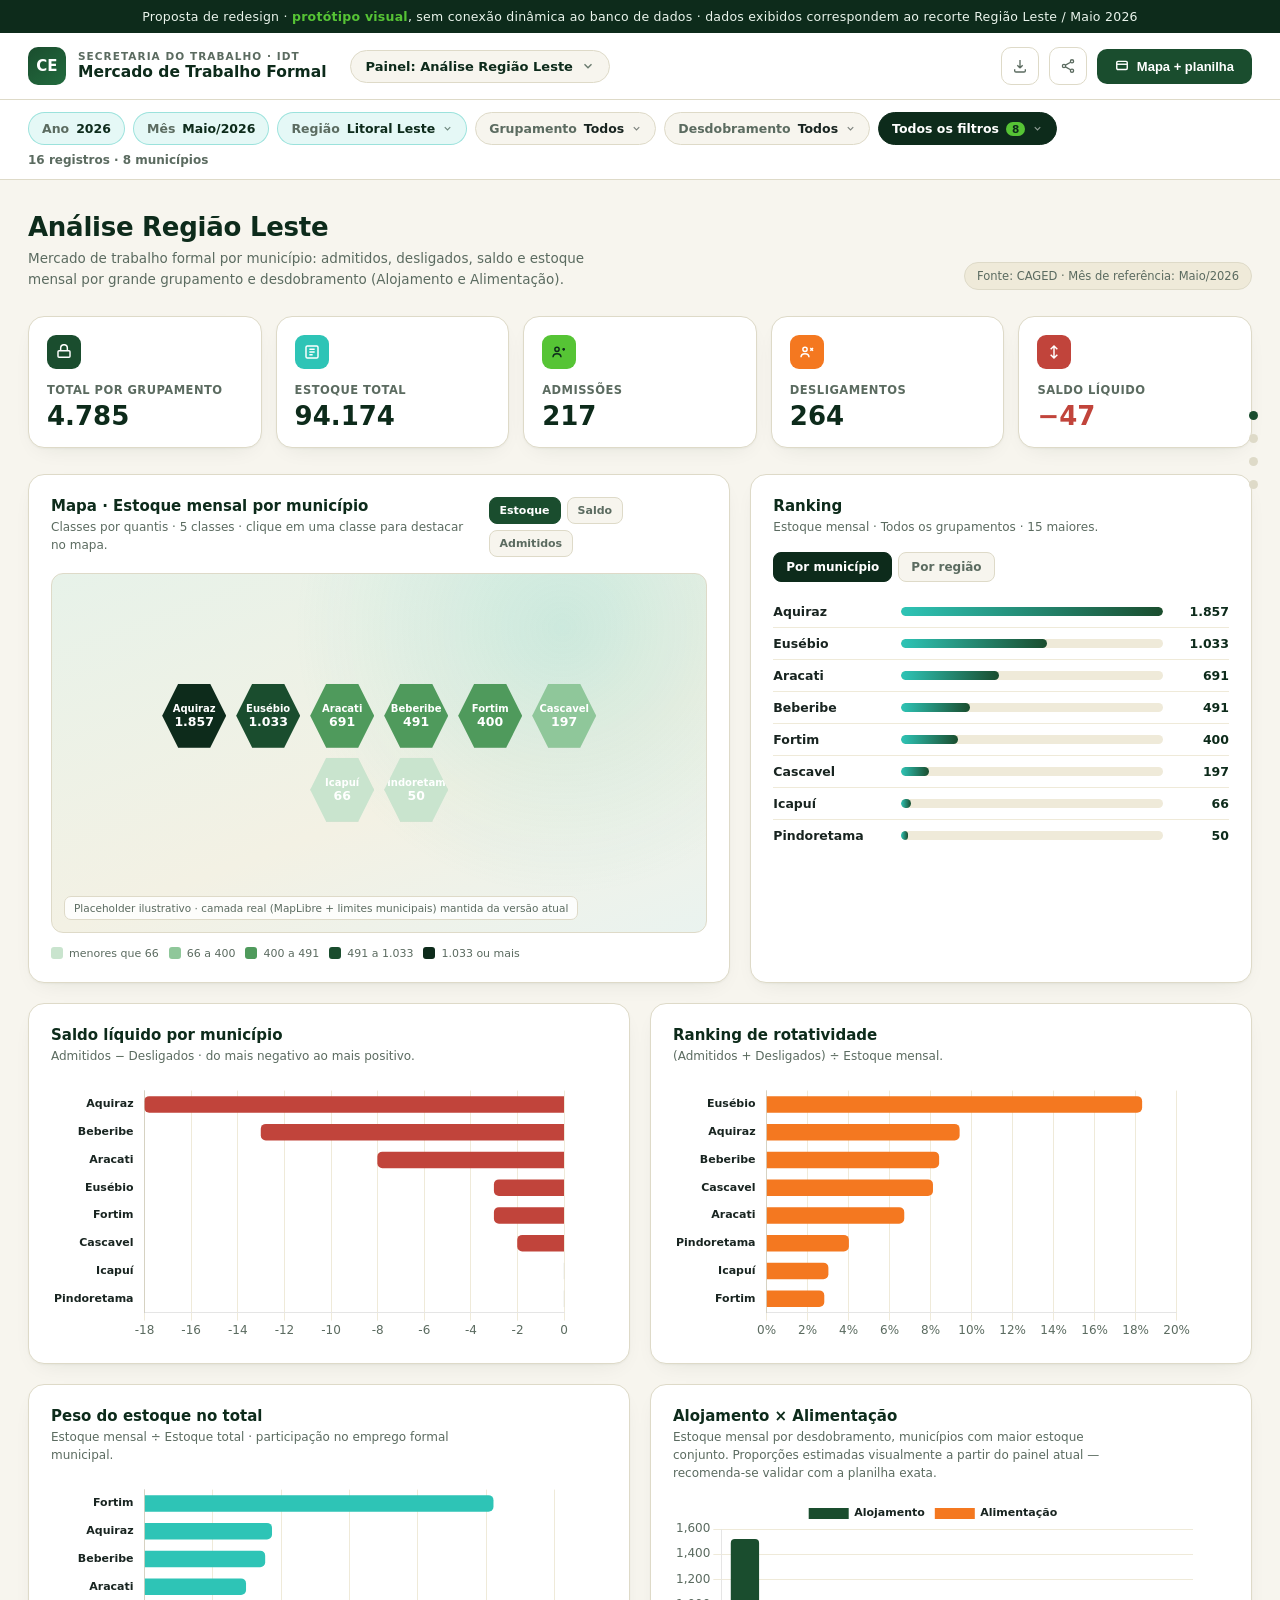
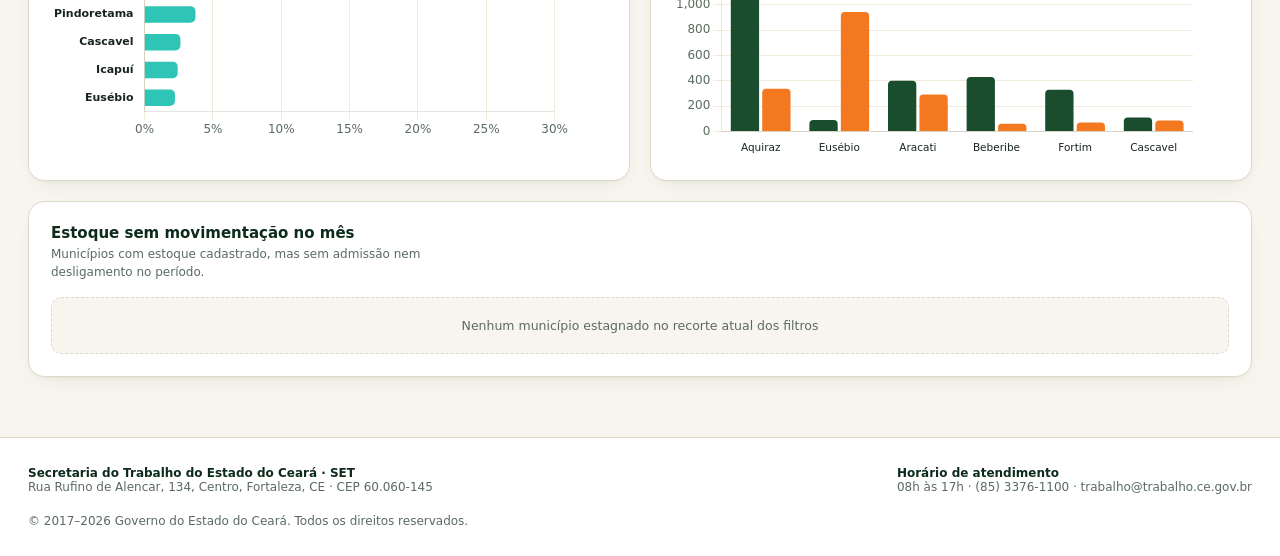
<file: set-analise-leste-redesign.html>
<!DOCTYPE html>
<html lang="pt-BR">
<head>
<meta charset="UTF-8">
<meta name="viewport" content="width=device-width, initial-scale=1.0">
<title>SET · Análise Região Leste · Proposta de redesign</title>
<script id="chartjs-lib">/*!
 * Chart.js v4.4.4
 * https://www.chartjs.org
 * (c) 2024 Chart.js Contributors
 * Released under the MIT License
 */
!function(t,e){"object"==typeof exports&&"undefined"!=typeof module?module.exports=e():"function"==typeof define&&define.amd?define(e):(t="undefined"!=typeof globalThis?globalThis:t||self).Chart=e()}(this,(function(){"use strict";var t=Object.freeze({__proto__:null,get Colors(){return Go},get Decimation(){return Qo},get Filler(){return ma},get Legend(){return ya},get SubTitle(){return ka},get Title(){return Ma},get Tooltip(){return Ba}});function e(){}const i=(()=>{let t=0;return()=>t++})();function s(t){return null==t}function n(t){if(Array.isArray&&Array.isArray(t))return!0;const e=Object.prototype.toString.call(t);return"[object"===e.slice(0,7)&&"Array]"===e.slice(-6)}function o(t){return null!==t&&"[object Object]"===Object.prototype.toString.call(t)}function a(t){return("number"==typeof t||t instanceof Number)&&isFinite(+t)}function r(t,e){return a(t)?t:e}function l(t,e){return void 0===t?e:t}const h=(t,e)=>"string"==typeof t&&t.endsWith("%")?parseFloat(t)/100:+t/e,c=(t,e)=>"string"==typeof t&&t.endsWith("%")?parseFloat(t)/100*e:+t;function d(t,e,i){if(t&&"function"==typeof t.call)return t.apply(i,e)}function u(t,e,i,s){let a,r,l;if(n(t))if(r=t.length,s)for(a=r-1;a>=0;a--)e.call(i,t[a],a);else for(a=0;a<r;a++)e.call(i,t[a],a);else if(o(t))for(l=Object.keys(t),r=l.length,a=0;a<r;a++)e.call(i,t[l[a]],l[a])}function f(t,e){let i,s,n,o;if(!t||!e||t.length!==e.length)return!1;for(i=0,s=t.length;i<s;++i)if(n=t[i],o=e[i],n.datasetIndex!==o.datasetIndex||n.index!==o.index)return!1;return!0}function g(t){if(n(t))return t.map(g);if(o(t)){const e=Object.create(null),i=Object.keys(t),s=i.length;let n=0;for(;n<s;++n)e[i[n]]=g(t[i[n]]);return e}return t}function p(t){return-1===["__proto__","prototype","constructor"].indexOf(t)}function m(t,e,i,s){if(!p(t))return;const n=e[t],a=i[t];o(n)&&o(a)?x(n,a,s):e[t]=g(a)}function x(t,e,i){const s=n(e)?e:[e],a=s.length;if(!o(t))return t;const r=(i=i||{}).merger||m;let l;for(let e=0;e<a;++e){if(l=s[e],!o(l))continue;const n=Object.keys(l);for(let e=0,s=n.length;e<s;++e)r(n[e],t,l,i)}return t}function b(t,e){return x(t,e,{merger:_})}function _(t,e,i){if(!p(t))return;const s=e[t],n=i[t];o(s)&&o(n)?b(s,n):Object.prototype.hasOwnProperty.call(e,t)||(e[t]=g(n))}const y={"":t=>t,x:t=>t.x,y:t=>t.y};function v(t){const e=t.split("."),i=[];let s="";for(const t of e)s+=t,s.endsWith("\\")?s=s.slice(0,-1)+".":(i.push(s),s="");return i}function M(t,e){const i=y[e]||(y[e]=function(t){const e=v(t);return t=>{for(const i of e){if(""===i)break;t=t&&t[i]}return t}}(e));return i(t)}function w(t){return t.charAt(0).toUpperCase()+t.slice(1)}const k=t=>void 0!==t,S=t=>"function"==typeof t,P=(t,e)=>{if(t.size!==e.size)return!1;for(const i of t)if(!e.has(i))return!1;return!0};function D(t){return"mouseup"===t.type||"click"===t.type||"contextmenu"===t.type}const C=Math.PI,O=2*C,A=O+C,T=Number.POSITIVE_INFINITY,L=C/180,E=C/2,R=C/4,I=2*C/3,z=Math.log10,F=Math.sign;function V(t,e,i){return Math.abs(t-e)<i}function B(t){const e=Math.round(t);t=V(t,e,t/1e3)?e:t;const i=Math.pow(10,Math.floor(z(t))),s=t/i;return(s<=1?1:s<=2?2:s<=5?5:10)*i}function W(t){const e=[],i=Math.sqrt(t);let s;for(s=1;s<i;s++)t%s==0&&(e.push(s),e.push(t/s));return i===(0|i)&&e.push(i),e.sort(((t,e)=>t-e)).pop(),e}function N(t){return!isNaN(parseFloat(t))&&isFinite(t)}function H(t,e){const i=Math.round(t);return i-e<=t&&i+e>=t}function j(t,e,i){let s,n,o;for(s=0,n=t.length;s<n;s++)o=t[s][i],isNaN(o)||(e.min=Math.min(e.min,o),e.max=Math.max(e.max,o))}function $(t){return t*(C/180)}function Y(t){return t*(180/C)}function U(t){if(!a(t))return;let e=1,i=0;for(;Math.round(t*e)/e!==t;)e*=10,i++;return i}function X(t,e){const i=e.x-t.x,s=e.y-t.y,n=Math.sqrt(i*i+s*s);let o=Math.atan2(s,i);return o<-.5*C&&(o+=O),{angle:o,distance:n}}function q(t,e){return Math.sqrt(Math.pow(e.x-t.x,2)+Math.pow(e.y-t.y,2))}function K(t,e){return(t-e+A)%O-C}function G(t){return(t%O+O)%O}function Z(t,e,i,s){const n=G(t),o=G(e),a=G(i),r=G(o-n),l=G(a-n),h=G(n-o),c=G(n-a);return n===o||n===a||s&&o===a||r>l&&h<c}function J(t,e,i){return Math.max(e,Math.min(i,t))}function Q(t){return J(t,-32768,32767)}function tt(t,e,i,s=1e-6){return t>=Math.min(e,i)-s&&t<=Math.max(e,i)+s}function et(t,e,i){i=i||(i=>t[i]<e);let s,n=t.length-1,o=0;for(;n-o>1;)s=o+n>>1,i(s)?o=s:n=s;return{lo:o,hi:n}}const it=(t,e,i,s)=>et(t,i,s?s=>{const n=t[s][e];return n<i||n===i&&t[s+1][e]===i}:s=>t[s][e]<i),st=(t,e,i)=>et(t,i,(s=>t[s][e]>=i));function nt(t,e,i){let s=0,n=t.length;for(;s<n&&t[s]<e;)s++;for(;n>s&&t[n-1]>i;)n--;return s>0||n<t.length?t.slice(s,n):t}const ot=["push","pop","shift","splice","unshift"];function at(t,e){t._chartjs?t._chartjs.listeners.push(e):(Object.defineProperty(t,"_chartjs",{configurable:!0,enumerable:!1,value:{listeners:[e]}}),ot.forEach((e=>{const i="_onData"+w(e),s=t[e];Object.defineProperty(t,e,{configurable:!0,enumerable:!1,value(...e){const n=s.apply(this,e);return t._chartjs.listeners.forEach((t=>{"function"==typeof t[i]&&t[i](...e)})),n}})})))}function rt(t,e){const i=t._chartjs;if(!i)return;const s=i.listeners,n=s.indexOf(e);-1!==n&&s.splice(n,1),s.length>0||(ot.forEach((e=>{delete t[e]})),delete t._chartjs)}function lt(t){const e=new Set(t);return e.size===t.length?t:Array.from(e)}const ht="undefined"==typeof window?function(t){return t()}:window.requestAnimationFrame;function ct(t,e){let i=[],s=!1;return function(...n){i=n,s||(s=!0,ht.call(window,(()=>{s=!1,t.apply(e,i)})))}}function dt(t,e){let i;return function(...s){return e?(clearTimeout(i),i=setTimeout(t,e,s)):t.apply(this,s),e}}const ut=t=>"start"===t?"left":"end"===t?"right":"center",ft=(t,e,i)=>"start"===t?e:"end"===t?i:(e+i)/2,gt=(t,e,i,s)=>t===(s?"left":"right")?i:"center"===t?(e+i)/2:e;function pt(t,e,i){const s=e.length;let n=0,o=s;if(t._sorted){const{iScale:a,_parsed:r}=t,l=a.axis,{min:h,max:c,minDefined:d,maxDefined:u}=a.getUserBounds();d&&(n=J(Math.min(it(r,l,h).lo,i?s:it(e,l,a.getPixelForValue(h)).lo),0,s-1)),o=u?J(Math.max(it(r,a.axis,c,!0).hi+1,i?0:it(e,l,a.getPixelForValue(c),!0).hi+1),n,s)-n:s-n}return{start:n,count:o}}function mt(t){const{xScale:e,yScale:i,_scaleRanges:s}=t,n={xmin:e.min,xmax:e.max,ymin:i.min,ymax:i.max};if(!s)return t._scaleRanges=n,!0;const o=s.xmin!==e.min||s.xmax!==e.max||s.ymin!==i.min||s.ymax!==i.max;return Object.assign(s,n),o}class xt{constructor(){this._request=null,this._charts=new Map,this._running=!1,this._lastDate=void 0}_notify(t,e,i,s){const n=e.listeners[s],o=e.duration;n.forEach((s=>s({chart:t,initial:e.initial,numSteps:o,currentStep:Math.min(i-e.start,o)})))}_refresh(){this._request||(this._running=!0,this._request=ht.call(window,(()=>{this._update(),this._request=null,this._running&&this._refresh()})))}_update(t=Date.now()){let e=0;this._charts.forEach(((i,s)=>{if(!i.running||!i.items.length)return;const n=i.items;let o,a=n.length-1,r=!1;for(;a>=0;--a)o=n[a],o._active?(o._total>i.duration&&(i.duration=o._total),o.tick(t),r=!0):(n[a]=n[n.length-1],n.pop());r&&(s.draw(),this._notify(s,i,t,"progress")),n.length||(i.running=!1,this._notify(s,i,t,"complete"),i.initial=!1),e+=n.length})),this._lastDate=t,0===e&&(this._running=!1)}_getAnims(t){const e=this._charts;let i=e.get(t);return i||(i={running:!1,initial:!0,items:[],listeners:{complete:[],progress:[]}},e.set(t,i)),i}listen(t,e,i){this._getAnims(t).listeners[e].push(i)}add(t,e){e&&e.length&&this._getAnims(t).items.push(...e)}has(t){return this._getAnims(t).items.length>0}start(t){const e=this._charts.get(t);e&&(e.running=!0,e.start=Date.now(),e.duration=e.items.reduce(((t,e)=>Math.max(t,e._duration)),0),this._refresh())}running(t){if(!this._running)return!1;const e=this._charts.get(t);return!!(e&&e.running&&e.items.length)}stop(t){const e=this._charts.get(t);if(!e||!e.items.length)return;const i=e.items;let s=i.length-1;for(;s>=0;--s)i[s].cancel();e.items=[],this._notify(t,e,Date.now(),"complete")}remove(t){return this._charts.delete(t)}}var bt=new xt;
/*!
 * @kurkle/color v0.3.2
 * https://github.com/kurkle/color#readme
 * (c) 2023 Jukka Kurkela
 * Released under the MIT License
 */function _t(t){return t+.5|0}const yt=(t,e,i)=>Math.max(Math.min(t,i),e);function vt(t){return yt(_t(2.55*t),0,255)}function Mt(t){return yt(_t(255*t),0,255)}function wt(t){return yt(_t(t/2.55)/100,0,1)}function kt(t){return yt(_t(100*t),0,100)}const St={0:0,1:1,2:2,3:3,4:4,5:5,6:6,7:7,8:8,9:9,A:10,B:11,C:12,D:13,E:14,F:15,a:10,b:11,c:12,d:13,e:14,f:15},Pt=[..."0123456789ABCDEF"],Dt=t=>Pt[15&t],Ct=t=>Pt[(240&t)>>4]+Pt[15&t],Ot=t=>(240&t)>>4==(15&t);function At(t){var e=(t=>Ot(t.r)&&Ot(t.g)&&Ot(t.b)&&Ot(t.a))(t)?Dt:Ct;return t?"#"+e(t.r)+e(t.g)+e(t.b)+((t,e)=>t<255?e(t):"")(t.a,e):void 0}const Tt=/^(hsla?|hwb|hsv)\(\s*([-+.e\d]+)(?:deg)?[\s,]+([-+.e\d]+)%[\s,]+([-+.e\d]+)%(?:[\s,]+([-+.e\d]+)(%)?)?\s*\)$/;function Lt(t,e,i){const s=e*Math.min(i,1-i),n=(e,n=(e+t/30)%12)=>i-s*Math.max(Math.min(n-3,9-n,1),-1);return[n(0),n(8),n(4)]}function Et(t,e,i){const s=(s,n=(s+t/60)%6)=>i-i*e*Math.max(Math.min(n,4-n,1),0);return[s(5),s(3),s(1)]}function Rt(t,e,i){const s=Lt(t,1,.5);let n;for(e+i>1&&(n=1/(e+i),e*=n,i*=n),n=0;n<3;n++)s[n]*=1-e-i,s[n]+=e;return s}function It(t){const e=t.r/255,i=t.g/255,s=t.b/255,n=Math.max(e,i,s),o=Math.min(e,i,s),a=(n+o)/2;let r,l,h;return n!==o&&(h=n-o,l=a>.5?h/(2-n-o):h/(n+o),r=function(t,e,i,s,n){return t===n?(e-i)/s+(e<i?6:0):e===n?(i-t)/s+2:(t-e)/s+4}(e,i,s,h,n),r=60*r+.5),[0|r,l||0,a]}function zt(t,e,i,s){return(Array.isArray(e)?t(e[0],e[1],e[2]):t(e,i,s)).map(Mt)}function Ft(t,e,i){return zt(Lt,t,e,i)}function Vt(t){return(t%360+360)%360}function Bt(t){const e=Tt.exec(t);let i,s=255;if(!e)return;e[5]!==i&&(s=e[6]?vt(+e[5]):Mt(+e[5]));const n=Vt(+e[2]),o=+e[3]/100,a=+e[4]/100;return i="hwb"===e[1]?function(t,e,i){return zt(Rt,t,e,i)}(n,o,a):"hsv"===e[1]?function(t,e,i){return zt(Et,t,e,i)}(n,o,a):Ft(n,o,a),{r:i[0],g:i[1],b:i[2],a:s}}const Wt={x:"dark",Z:"light",Y:"re",X:"blu",W:"gr",V:"medium",U:"slate",A:"ee",T:"ol",S:"or",B:"ra",C:"lateg",D:"ights",R:"in",Q:"turquois",E:"hi",P:"ro",O:"al",N:"le",M:"de",L:"yello",F:"en",K:"ch",G:"arks",H:"ea",I:"ightg",J:"wh"},Nt={OiceXe:"f0f8ff",antiquewEte:"faebd7",aqua:"ffff",aquamarRe:"7fffd4",azuY:"f0ffff",beige:"f5f5dc",bisque:"ffe4c4",black:"0",blanKedOmond:"ffebcd",Xe:"ff",XeviTet:"8a2be2",bPwn:"a52a2a",burlywood:"deb887",caMtXe:"5f9ea0",KartYuse:"7fff00",KocTate:"d2691e",cSO:"ff7f50",cSnflowerXe:"6495ed",cSnsilk:"fff8dc",crimson:"dc143c",cyan:"ffff",xXe:"8b",xcyan:"8b8b",xgTMnPd:"b8860b",xWay:"a9a9a9",xgYF:"6400",xgYy:"a9a9a9",xkhaki:"bdb76b",xmagFta:"8b008b",xTivegYF:"556b2f",xSange:"ff8c00",xScEd:"9932cc",xYd:"8b0000",xsOmon:"e9967a",xsHgYF:"8fbc8f",xUXe:"483d8b",xUWay:"2f4f4f",xUgYy:"2f4f4f",xQe:"ced1",xviTet:"9400d3",dAppRk:"ff1493",dApskyXe:"bfff",dimWay:"696969",dimgYy:"696969",dodgerXe:"1e90ff",fiYbrick:"b22222",flSOwEte:"fffaf0",foYstWAn:"228b22",fuKsia:"ff00ff",gaRsbSo:"dcdcdc",ghostwEte:"f8f8ff",gTd:"ffd700",gTMnPd:"daa520",Way:"808080",gYF:"8000",gYFLw:"adff2f",gYy:"808080",honeyMw:"f0fff0",hotpRk:"ff69b4",RdianYd:"cd5c5c",Rdigo:"4b0082",ivSy:"fffff0",khaki:"f0e68c",lavFMr:"e6e6fa",lavFMrXsh:"fff0f5",lawngYF:"7cfc00",NmoncEffon:"fffacd",ZXe:"add8e6",ZcSO:"f08080",Zcyan:"e0ffff",ZgTMnPdLw:"fafad2",ZWay:"d3d3d3",ZgYF:"90ee90",ZgYy:"d3d3d3",ZpRk:"ffb6c1",ZsOmon:"ffa07a",ZsHgYF:"20b2aa",ZskyXe:"87cefa",ZUWay:"778899",ZUgYy:"778899",ZstAlXe:"b0c4de",ZLw:"ffffe0",lime:"ff00",limegYF:"32cd32",lRF:"faf0e6",magFta:"ff00ff",maPon:"800000",VaquamarRe:"66cdaa",VXe:"cd",VScEd:"ba55d3",VpurpN:"9370db",VsHgYF:"3cb371",VUXe:"7b68ee",VsprRggYF:"fa9a",VQe:"48d1cc",VviTetYd:"c71585",midnightXe:"191970",mRtcYam:"f5fffa",mistyPse:"ffe4e1",moccasR:"ffe4b5",navajowEte:"ffdead",navy:"80",Tdlace:"fdf5e6",Tive:"808000",TivedBb:"6b8e23",Sange:"ffa500",SangeYd:"ff4500",ScEd:"da70d6",pOegTMnPd:"eee8aa",pOegYF:"98fb98",pOeQe:"afeeee",pOeviTetYd:"db7093",papayawEp:"ffefd5",pHKpuff:"ffdab9",peru:"cd853f",pRk:"ffc0cb",plum:"dda0dd",powMrXe:"b0e0e6",purpN:"800080",YbeccapurpN:"663399",Yd:"ff0000",Psybrown:"bc8f8f",PyOXe:"4169e1",saddNbPwn:"8b4513",sOmon:"fa8072",sandybPwn:"f4a460",sHgYF:"2e8b57",sHshell:"fff5ee",siFna:"a0522d",silver:"c0c0c0",skyXe:"87ceeb",UXe:"6a5acd",UWay:"708090",UgYy:"708090",snow:"fffafa",sprRggYF:"ff7f",stAlXe:"4682b4",tan:"d2b48c",teO:"8080",tEstN:"d8bfd8",tomato:"ff6347",Qe:"40e0d0",viTet:"ee82ee",JHt:"f5deb3",wEte:"ffffff",wEtesmoke:"f5f5f5",Lw:"ffff00",LwgYF:"9acd32"};let Ht;function jt(t){Ht||(Ht=function(){const t={},e=Object.keys(Nt),i=Object.keys(Wt);let s,n,o,a,r;for(s=0;s<e.length;s++){for(a=r=e[s],n=0;n<i.length;n++)o=i[n],r=r.replace(o,Wt[o]);o=parseInt(Nt[a],16),t[r]=[o>>16&255,o>>8&255,255&o]}return t}(),Ht.transparent=[0,0,0,0]);const e=Ht[t.toLowerCase()];return e&&{r:e[0],g:e[1],b:e[2],a:4===e.length?e[3]:255}}const $t=/^rgba?\(\s*([-+.\d]+)(%)?[\s,]+([-+.e\d]+)(%)?[\s,]+([-+.e\d]+)(%)?(?:[\s,/]+([-+.e\d]+)(%)?)?\s*\)$/;const Yt=t=>t<=.0031308?12.92*t:1.055*Math.pow(t,1/2.4)-.055,Ut=t=>t<=.04045?t/12.92:Math.pow((t+.055)/1.055,2.4);function Xt(t,e,i){if(t){let s=It(t);s[e]=Math.max(0,Math.min(s[e]+s[e]*i,0===e?360:1)),s=Ft(s),t.r=s[0],t.g=s[1],t.b=s[2]}}function qt(t,e){return t?Object.assign(e||{},t):t}function Kt(t){var e={r:0,g:0,b:0,a:255};return Array.isArray(t)?t.length>=3&&(e={r:t[0],g:t[1],b:t[2],a:255},t.length>3&&(e.a=Mt(t[3]))):(e=qt(t,{r:0,g:0,b:0,a:1})).a=Mt(e.a),e}function Gt(t){return"r"===t.charAt(0)?function(t){const e=$t.exec(t);let i,s,n,o=255;if(e){if(e[7]!==i){const t=+e[7];o=e[8]?vt(t):yt(255*t,0,255)}return i=+e[1],s=+e[3],n=+e[5],i=255&(e[2]?vt(i):yt(i,0,255)),s=255&(e[4]?vt(s):yt(s,0,255)),n=255&(e[6]?vt(n):yt(n,0,255)),{r:i,g:s,b:n,a:o}}}(t):Bt(t)}class Zt{constructor(t){if(t instanceof Zt)return t;const e=typeof t;let i;var s,n,o;"object"===e?i=Kt(t):"string"===e&&(o=(s=t).length,"#"===s[0]&&(4===o||5===o?n={r:255&17*St[s[1]],g:255&17*St[s[2]],b:255&17*St[s[3]],a:5===o?17*St[s[4]]:255}:7!==o&&9!==o||(n={r:St[s[1]]<<4|St[s[2]],g:St[s[3]]<<4|St[s[4]],b:St[s[5]]<<4|St[s[6]],a:9===o?St[s[7]]<<4|St[s[8]]:255})),i=n||jt(t)||Gt(t)),this._rgb=i,this._valid=!!i}get valid(){return this._valid}get rgb(){var t=qt(this._rgb);return t&&(t.a=wt(t.a)),t}set rgb(t){this._rgb=Kt(t)}rgbString(){return this._valid?(t=this._rgb)&&(t.a<255?`rgba(${t.r}, ${t.g}, ${t.b}, ${wt(t.a)})`:`rgb(${t.r}, ${t.g}, ${t.b})`):void 0;var t}hexString(){return this._valid?At(this._rgb):void 0}hslString(){return this._valid?function(t){if(!t)return;const e=It(t),i=e[0],s=kt(e[1]),n=kt(e[2]);return t.a<255?`hsla(${i}, ${s}%, ${n}%, ${wt(t.a)})`:`hsl(${i}, ${s}%, ${n}%)`}(this._rgb):void 0}mix(t,e){if(t){const i=this.rgb,s=t.rgb;let n;const o=e===n?.5:e,a=2*o-1,r=i.a-s.a,l=((a*r==-1?a:(a+r)/(1+a*r))+1)/2;n=1-l,i.r=255&l*i.r+n*s.r+.5,i.g=255&l*i.g+n*s.g+.5,i.b=255&l*i.b+n*s.b+.5,i.a=o*i.a+(1-o)*s.a,this.rgb=i}return this}interpolate(t,e){return t&&(this._rgb=function(t,e,i){const s=Ut(wt(t.r)),n=Ut(wt(t.g)),o=Ut(wt(t.b));return{r:Mt(Yt(s+i*(Ut(wt(e.r))-s))),g:Mt(Yt(n+i*(Ut(wt(e.g))-n))),b:Mt(Yt(o+i*(Ut(wt(e.b))-o))),a:t.a+i*(e.a-t.a)}}(this._rgb,t._rgb,e)),this}clone(){return new Zt(this.rgb)}alpha(t){return this._rgb.a=Mt(t),this}clearer(t){return this._rgb.a*=1-t,this}greyscale(){const t=this._rgb,e=_t(.3*t.r+.59*t.g+.11*t.b);return t.r=t.g=t.b=e,this}opaquer(t){return this._rgb.a*=1+t,this}negate(){const t=this._rgb;return t.r=255-t.r,t.g=255-t.g,t.b=255-t.b,this}lighten(t){return Xt(this._rgb,2,t),this}darken(t){return Xt(this._rgb,2,-t),this}saturate(t){return Xt(this._rgb,1,t),this}desaturate(t){return Xt(this._rgb,1,-t),this}rotate(t){return function(t,e){var i=It(t);i[0]=Vt(i[0]+e),i=Ft(i),t.r=i[0],t.g=i[1],t.b=i[2]}(this._rgb,t),this}}function Jt(t){if(t&&"object"==typeof t){const e=t.toString();return"[object CanvasPattern]"===e||"[object CanvasGradient]"===e}return!1}function Qt(t){return Jt(t)?t:new Zt(t)}function te(t){return Jt(t)?t:new Zt(t).saturate(.5).darken(.1).hexString()}const ee=["x","y","borderWidth","radius","tension"],ie=["color","borderColor","backgroundColor"];const se=new Map;function ne(t,e,i){return function(t,e){e=e||{};const i=t+JSON.stringify(e);let s=se.get(i);return s||(s=new Intl.NumberFormat(t,e),se.set(i,s)),s}(e,i).format(t)}const oe={values:t=>n(t)?t:""+t,numeric(t,e,i){if(0===t)return"0";const s=this.chart.options.locale;let n,o=t;if(i.length>1){const e=Math.max(Math.abs(i[0].value),Math.abs(i[i.length-1].value));(e<1e-4||e>1e15)&&(n="scientific"),o=function(t,e){let i=e.length>3?e[2].value-e[1].value:e[1].value-e[0].value;Math.abs(i)>=1&&t!==Math.floor(t)&&(i=t-Math.floor(t));return i}(t,i)}const a=z(Math.abs(o)),r=isNaN(a)?1:Math.max(Math.min(-1*Math.floor(a),20),0),l={notation:n,minimumFractionDigits:r,maximumFractionDigits:r};return Object.assign(l,this.options.ticks.format),ne(t,s,l)},logarithmic(t,e,i){if(0===t)return"0";const s=i[e].significand||t/Math.pow(10,Math.floor(z(t)));return[1,2,3,5,10,15].includes(s)||e>.8*i.length?oe.numeric.call(this,t,e,i):""}};var ae={formatters:oe};const re=Object.create(null),le=Object.create(null);function he(t,e){if(!e)return t;const i=e.split(".");for(let e=0,s=i.length;e<s;++e){const s=i[e];t=t[s]||(t[s]=Object.create(null))}return t}function ce(t,e,i){return"string"==typeof e?x(he(t,e),i):x(he(t,""),e)}class de{constructor(t,e){this.animation=void 0,this.backgroundColor="rgba(0,0,0,0.1)",this.borderColor="rgba(0,0,0,0.1)",this.color="#666",this.datasets={},this.devicePixelRatio=t=>t.chart.platform.getDevicePixelRatio(),this.elements={},this.events=["mousemove","mouseout","click","touchstart","touchmove"],this.font={family:"'Helvetica Neue', 'Helvetica', 'Arial', sans-serif",size:12,style:"normal",lineHeight:1.2,weight:null},this.hover={},this.hoverBackgroundColor=(t,e)=>te(e.backgroundColor),this.hoverBorderColor=(t,e)=>te(e.borderColor),this.hoverColor=(t,e)=>te(e.color),this.indexAxis="x",this.interaction={mode:"nearest",intersect:!0,includeInvisible:!1},this.maintainAspectRatio=!0,this.onHover=null,this.onClick=null,this.parsing=!0,this.plugins={},this.responsive=!0,this.scale=void 0,this.scales={},this.showLine=!0,this.drawActiveElementsOnTop=!0,this.describe(t),this.apply(e)}set(t,e){return ce(this,t,e)}get(t){return he(this,t)}describe(t,e){return ce(le,t,e)}override(t,e){return ce(re,t,e)}route(t,e,i,s){const n=he(this,t),a=he(this,i),r="_"+e;Object.defineProperties(n,{[r]:{value:n[e],writable:!0},[e]:{enumerable:!0,get(){const t=this[r],e=a[s];return o(t)?Object.assign({},e,t):l(t,e)},set(t){this[r]=t}}})}apply(t){t.forEach((t=>t(this)))}}var ue=new de({_scriptable:t=>!t.startsWith("on"),_indexable:t=>"events"!==t,hover:{_fallback:"interaction"},interaction:{_scriptable:!1,_indexable:!1}},[function(t){t.set("animation",{delay:void 0,duration:1e3,easing:"easeOutQuart",fn:void 0,from:void 0,loop:void 0,to:void 0,type:void 0}),t.describe("animation",{_fallback:!1,_indexable:!1,_scriptable:t=>"onProgress"!==t&&"onComplete"!==t&&"fn"!==t}),t.set("animations",{colors:{type:"color",properties:ie},numbers:{type:"number",properties:ee}}),t.describe("animations",{_fallback:"animation"}),t.set("transitions",{active:{animation:{duration:400}},resize:{animation:{duration:0}},show:{animations:{colors:{from:"transparent"},visible:{type:"boolean",duration:0}}},hide:{animations:{colors:{to:"transparent"},visible:{type:"boolean",easing:"linear",fn:t=>0|t}}}})},function(t){t.set("layout",{autoPadding:!0,padding:{top:0,right:0,bottom:0,left:0}})},function(t){t.set("scale",{display:!0,offset:!1,reverse:!1,beginAtZero:!1,bounds:"ticks",clip:!0,grace:0,grid:{display:!0,lineWidth:1,drawOnChartArea:!0,drawTicks:!0,tickLength:8,tickWidth:(t,e)=>e.lineWidth,tickColor:(t,e)=>e.color,offset:!1},border:{display:!0,dash:[],dashOffset:0,width:1},title:{display:!1,text:"",padding:{top:4,bottom:4}},ticks:{minRotation:0,maxRotation:50,mirror:!1,textStrokeWidth:0,textStrokeColor:"",padding:3,display:!0,autoSkip:!0,autoSkipPadding:3,labelOffset:0,callback:ae.formatters.values,minor:{},major:{},align:"center",crossAlign:"near",showLabelBackdrop:!1,backdropColor:"rgba(255, 255, 255, 0.75)",backdropPadding:2}}),t.route("scale.ticks","color","","color"),t.route("scale.grid","color","","borderColor"),t.route("scale.border","color","","borderColor"),t.route("scale.title","color","","color"),t.describe("scale",{_fallback:!1,_scriptable:t=>!t.startsWith("before")&&!t.startsWith("after")&&"callback"!==t&&"parser"!==t,_indexable:t=>"borderDash"!==t&&"tickBorderDash"!==t&&"dash"!==t}),t.describe("scales",{_fallback:"scale"}),t.describe("scale.ticks",{_scriptable:t=>"backdropPadding"!==t&&"callback"!==t,_indexable:t=>"backdropPadding"!==t})}]);function fe(){return"undefined"!=typeof window&&"undefined"!=typeof document}function ge(t){let e=t.parentNode;return e&&"[object ShadowRoot]"===e.toString()&&(e=e.host),e}function pe(t,e,i){let s;return"string"==typeof t?(s=parseInt(t,10),-1!==t.indexOf("%")&&(s=s/100*e.parentNode[i])):s=t,s}const me=t=>t.ownerDocument.defaultView.getComputedStyle(t,null);function xe(t,e){return me(t).getPropertyValue(e)}const be=["top","right","bottom","left"];function _e(t,e,i){const s={};i=i?"-"+i:"";for(let n=0;n<4;n++){const o=be[n];s[o]=parseFloat(t[e+"-"+o+i])||0}return s.width=s.left+s.right,s.height=s.top+s.bottom,s}const ye=(t,e,i)=>(t>0||e>0)&&(!i||!i.shadowRoot);function ve(t,e){if("native"in t)return t;const{canvas:i,currentDevicePixelRatio:s}=e,n=me(i),o="border-box"===n.boxSizing,a=_e(n,"padding"),r=_e(n,"border","width"),{x:l,y:h,box:c}=function(t,e){const i=t.touches,s=i&&i.length?i[0]:t,{offsetX:n,offsetY:o}=s;let a,r,l=!1;if(ye(n,o,t.target))a=n,r=o;else{const t=e.getBoundingClientRect();a=s.clientX-t.left,r=s.clientY-t.top,l=!0}return{x:a,y:r,box:l}}(t,i),d=a.left+(c&&r.left),u=a.top+(c&&r.top);let{width:f,height:g}=e;return o&&(f-=a.width+r.width,g-=a.height+r.height),{x:Math.round((l-d)/f*i.width/s),y:Math.round((h-u)/g*i.height/s)}}const Me=t=>Math.round(10*t)/10;function we(t,e,i,s){const n=me(t),o=_e(n,"margin"),a=pe(n.maxWidth,t,"clientWidth")||T,r=pe(n.maxHeight,t,"clientHeight")||T,l=function(t,e,i){let s,n;if(void 0===e||void 0===i){const o=t&&ge(t);if(o){const t=o.getBoundingClientRect(),a=me(o),r=_e(a,"border","width"),l=_e(a,"padding");e=t.width-l.width-r.width,i=t.height-l.height-r.height,s=pe(a.maxWidth,o,"clientWidth"),n=pe(a.maxHeight,o,"clientHeight")}else e=t.clientWidth,i=t.clientHeight}return{width:e,height:i,maxWidth:s||T,maxHeight:n||T}}(t,e,i);let{width:h,height:c}=l;if("content-box"===n.boxSizing){const t=_e(n,"border","width"),e=_e(n,"padding");h-=e.width+t.width,c-=e.height+t.height}h=Math.max(0,h-o.width),c=Math.max(0,s?h/s:c-o.height),h=Me(Math.min(h,a,l.maxWidth)),c=Me(Math.min(c,r,l.maxHeight)),h&&!c&&(c=Me(h/2));return(void 0!==e||void 0!==i)&&s&&l.height&&c>l.height&&(c=l.height,h=Me(Math.floor(c*s))),{width:h,height:c}}function ke(t,e,i){const s=e||1,n=Math.floor(t.height*s),o=Math.floor(t.width*s);t.height=Math.floor(t.height),t.width=Math.floor(t.width);const a=t.canvas;return a.style&&(i||!a.style.height&&!a.style.width)&&(a.style.height=`${t.height}px`,a.style.width=`${t.width}px`),(t.currentDevicePixelRatio!==s||a.height!==n||a.width!==o)&&(t.currentDevicePixelRatio=s,a.height=n,a.width=o,t.ctx.setTransform(s,0,0,s,0,0),!0)}const Se=function(){let t=!1;try{const e={get passive(){return t=!0,!1}};fe()&&(window.addEventListener("test",null,e),window.removeEventListener("test",null,e))}catch(t){}return t}();function Pe(t,e){const i=xe(t,e),s=i&&i.match(/^(\d+)(\.\d+)?px$/);return s?+s[1]:void 0}function De(t){return!t||s(t.size)||s(t.family)?null:(t.style?t.style+" ":"")+(t.weight?t.weight+" ":"")+t.size+"px "+t.family}function Ce(t,e,i,s,n){let o=e[n];return o||(o=e[n]=t.measureText(n).width,i.push(n)),o>s&&(s=o),s}function Oe(t,e,i,s){let o=(s=s||{}).data=s.data||{},a=s.garbageCollect=s.garbageCollect||[];s.font!==e&&(o=s.data={},a=s.garbageCollect=[],s.font=e),t.save(),t.font=e;let r=0;const l=i.length;let h,c,d,u,f;for(h=0;h<l;h++)if(u=i[h],null==u||n(u)){if(n(u))for(c=0,d=u.length;c<d;c++)f=u[c],null==f||n(f)||(r=Ce(t,o,a,r,f))}else r=Ce(t,o,a,r,u);t.restore();const g=a.length/2;if(g>i.length){for(h=0;h<g;h++)delete o[a[h]];a.splice(0,g)}return r}function Ae(t,e,i){const s=t.currentDevicePixelRatio,n=0!==i?Math.max(i/2,.5):0;return Math.round((e-n)*s)/s+n}function Te(t,e){(e||t)&&((e=e||t.getContext("2d")).save(),e.resetTransform(),e.clearRect(0,0,t.width,t.height),e.restore())}function Le(t,e,i,s){Ee(t,e,i,s,null)}function Ee(t,e,i,s,n){let o,a,r,l,h,c,d,u;const f=e.pointStyle,g=e.rotation,p=e.radius;let m=(g||0)*L;if(f&&"object"==typeof f&&(o=f.toString(),"[object HTMLImageElement]"===o||"[object HTMLCanvasElement]"===o))return t.save(),t.translate(i,s),t.rotate(m),t.drawImage(f,-f.width/2,-f.height/2,f.width,f.height),void t.restore();if(!(isNaN(p)||p<=0)){switch(t.beginPath(),f){default:n?t.ellipse(i,s,n/2,p,0,0,O):t.arc(i,s,p,0,O),t.closePath();break;case"triangle":c=n?n/2:p,t.moveTo(i+Math.sin(m)*c,s-Math.cos(m)*p),m+=I,t.lineTo(i+Math.sin(m)*c,s-Math.cos(m)*p),m+=I,t.lineTo(i+Math.sin(m)*c,s-Math.cos(m)*p),t.closePath();break;case"rectRounded":h=.516*p,l=p-h,a=Math.cos(m+R)*l,d=Math.cos(m+R)*(n?n/2-h:l),r=Math.sin(m+R)*l,u=Math.sin(m+R)*(n?n/2-h:l),t.arc(i-d,s-r,h,m-C,m-E),t.arc(i+u,s-a,h,m-E,m),t.arc(i+d,s+r,h,m,m+E),t.arc(i-u,s+a,h,m+E,m+C),t.closePath();break;case"rect":if(!g){l=Math.SQRT1_2*p,c=n?n/2:l,t.rect(i-c,s-l,2*c,2*l);break}m+=R;case"rectRot":d=Math.cos(m)*(n?n/2:p),a=Math.cos(m)*p,r=Math.sin(m)*p,u=Math.sin(m)*(n?n/2:p),t.moveTo(i-d,s-r),t.lineTo(i+u,s-a),t.lineTo(i+d,s+r),t.lineTo(i-u,s+a),t.closePath();break;case"crossRot":m+=R;case"cross":d=Math.cos(m)*(n?n/2:p),a=Math.cos(m)*p,r=Math.sin(m)*p,u=Math.sin(m)*(n?n/2:p),t.moveTo(i-d,s-r),t.lineTo(i+d,s+r),t.moveTo(i+u,s-a),t.lineTo(i-u,s+a);break;case"star":d=Math.cos(m)*(n?n/2:p),a=Math.cos(m)*p,r=Math.sin(m)*p,u=Math.sin(m)*(n?n/2:p),t.moveTo(i-d,s-r),t.lineTo(i+d,s+r),t.moveTo(i+u,s-a),t.lineTo(i-u,s+a),m+=R,d=Math.cos(m)*(n?n/2:p),a=Math.cos(m)*p,r=Math.sin(m)*p,u=Math.sin(m)*(n?n/2:p),t.moveTo(i-d,s-r),t.lineTo(i+d,s+r),t.moveTo(i+u,s-a),t.lineTo(i-u,s+a);break;case"line":a=n?n/2:Math.cos(m)*p,r=Math.sin(m)*p,t.moveTo(i-a,s-r),t.lineTo(i+a,s+r);break;case"dash":t.moveTo(i,s),t.lineTo(i+Math.cos(m)*(n?n/2:p),s+Math.sin(m)*p);break;case!1:t.closePath()}t.fill(),e.borderWidth>0&&t.stroke()}}function Re(t,e,i){return i=i||.5,!e||t&&t.x>e.left-i&&t.x<e.right+i&&t.y>e.top-i&&t.y<e.bottom+i}function Ie(t,e){t.save(),t.beginPath(),t.rect(e.left,e.top,e.right-e.left,e.bottom-e.top),t.clip()}function ze(t){t.restore()}function Fe(t,e,i,s,n){if(!e)return t.lineTo(i.x,i.y);if("middle"===n){const s=(e.x+i.x)/2;t.lineTo(s,e.y),t.lineTo(s,i.y)}else"after"===n!=!!s?t.lineTo(e.x,i.y):t.lineTo(i.x,e.y);t.lineTo(i.x,i.y)}function Ve(t,e,i,s){if(!e)return t.lineTo(i.x,i.y);t.bezierCurveTo(s?e.cp1x:e.cp2x,s?e.cp1y:e.cp2y,s?i.cp2x:i.cp1x,s?i.cp2y:i.cp1y,i.x,i.y)}function Be(t,e,i,s,n){if(n.strikethrough||n.underline){const o=t.measureText(s),a=e-o.actualBoundingBoxLeft,r=e+o.actualBoundingBoxRight,l=i-o.actualBoundingBoxAscent,h=i+o.actualBoundingBoxDescent,c=n.strikethrough?(l+h)/2:h;t.strokeStyle=t.fillStyle,t.beginPath(),t.lineWidth=n.decorationWidth||2,t.moveTo(a,c),t.lineTo(r,c),t.stroke()}}function We(t,e){const i=t.fillStyle;t.fillStyle=e.color,t.fillRect(e.left,e.top,e.width,e.height),t.fillStyle=i}function Ne(t,e,i,o,a,r={}){const l=n(e)?e:[e],h=r.strokeWidth>0&&""!==r.strokeColor;let c,d;for(t.save(),t.font=a.string,function(t,e){e.translation&&t.translate(e.translation[0],e.translation[1]),s(e.rotation)||t.rotate(e.rotation),e.color&&(t.fillStyle=e.color),e.textAlign&&(t.textAlign=e.textAlign),e.textBaseline&&(t.textBaseline=e.textBaseline)}(t,r),c=0;c<l.length;++c)d=l[c],r.backdrop&&We(t,r.backdrop),h&&(r.strokeColor&&(t.strokeStyle=r.strokeColor),s(r.strokeWidth)||(t.lineWidth=r.strokeWidth),t.strokeText(d,i,o,r.maxWidth)),t.fillText(d,i,o,r.maxWidth),Be(t,i,o,d,r),o+=Number(a.lineHeight);t.restore()}function He(t,e){const{x:i,y:s,w:n,h:o,radius:a}=e;t.arc(i+a.topLeft,s+a.topLeft,a.topLeft,1.5*C,C,!0),t.lineTo(i,s+o-a.bottomLeft),t.arc(i+a.bottomLeft,s+o-a.bottomLeft,a.bottomLeft,C,E,!0),t.lineTo(i+n-a.bottomRight,s+o),t.arc(i+n-a.bottomRight,s+o-a.bottomRight,a.bottomRight,E,0,!0),t.lineTo(i+n,s+a.topRight),t.arc(i+n-a.topRight,s+a.topRight,a.topRight,0,-E,!0),t.lineTo(i+a.topLeft,s)}function je(t,e=[""],i,s,n=(()=>t[0])){const o=i||t;void 0===s&&(s=ti("_fallback",t));const a={[Symbol.toStringTag]:"Object",_cacheable:!0,_scopes:t,_rootScopes:o,_fallback:s,_getTarget:n,override:i=>je([i,...t],e,o,s)};return new Proxy(a,{deleteProperty:(e,i)=>(delete e[i],delete e._keys,delete t[0][i],!0),get:(i,s)=>qe(i,s,(()=>function(t,e,i,s){let n;for(const o of e)if(n=ti(Ue(o,t),i),void 0!==n)return Xe(t,n)?Je(i,s,t,n):n}(s,e,t,i))),getOwnPropertyDescriptor:(t,e)=>Reflect.getOwnPropertyDescriptor(t._scopes[0],e),getPrototypeOf:()=>Reflect.getPrototypeOf(t[0]),has:(t,e)=>ei(t).includes(e),ownKeys:t=>ei(t),set(t,e,i){const s=t._storage||(t._storage=n());return t[e]=s[e]=i,delete t._keys,!0}})}function $e(t,e,i,s){const a={_cacheable:!1,_proxy:t,_context:e,_subProxy:i,_stack:new Set,_descriptors:Ye(t,s),setContext:e=>$e(t,e,i,s),override:n=>$e(t.override(n),e,i,s)};return new Proxy(a,{deleteProperty:(e,i)=>(delete e[i],delete t[i],!0),get:(t,e,i)=>qe(t,e,(()=>function(t,e,i){const{_proxy:s,_context:a,_subProxy:r,_descriptors:l}=t;let h=s[e];S(h)&&l.isScriptable(e)&&(h=function(t,e,i,s){const{_proxy:n,_context:o,_subProxy:a,_stack:r}=i;if(r.has(t))throw new Error("Recursion detected: "+Array.from(r).join("->")+"->"+t);r.add(t);let l=e(o,a||s);r.delete(t),Xe(t,l)&&(l=Je(n._scopes,n,t,l));return l}(e,h,t,i));n(h)&&h.length&&(h=function(t,e,i,s){const{_proxy:n,_context:a,_subProxy:r,_descriptors:l}=i;if(void 0!==a.index&&s(t))return e[a.index%e.length];if(o(e[0])){const i=e,s=n._scopes.filter((t=>t!==i));e=[];for(const o of i){const i=Je(s,n,t,o);e.push($e(i,a,r&&r[t],l))}}return e}(e,h,t,l.isIndexable));Xe(e,h)&&(h=$e(h,a,r&&r[e],l));return h}(t,e,i))),getOwnPropertyDescriptor:(e,i)=>e._descriptors.allKeys?Reflect.has(t,i)?{enumerable:!0,configurable:!0}:void 0:Reflect.getOwnPropertyDescriptor(t,i),getPrototypeOf:()=>Reflect.getPrototypeOf(t),has:(e,i)=>Reflect.has(t,i),ownKeys:()=>Reflect.ownKeys(t),set:(e,i,s)=>(t[i]=s,delete e[i],!0)})}function Ye(t,e={scriptable:!0,indexable:!0}){const{_scriptable:i=e.scriptable,_indexable:s=e.indexable,_allKeys:n=e.allKeys}=t;return{allKeys:n,scriptable:i,indexable:s,isScriptable:S(i)?i:()=>i,isIndexable:S(s)?s:()=>s}}const Ue=(t,e)=>t?t+w(e):e,Xe=(t,e)=>o(e)&&"adapters"!==t&&(null===Object.getPrototypeOf(e)||e.constructor===Object);function qe(t,e,i){if(Object.prototype.hasOwnProperty.call(t,e)||"constructor"===e)return t[e];const s=i();return t[e]=s,s}function Ke(t,e,i){return S(t)?t(e,i):t}const Ge=(t,e)=>!0===t?e:"string"==typeof t?M(e,t):void 0;function Ze(t,e,i,s,n){for(const o of e){const e=Ge(i,o);if(e){t.add(e);const o=Ke(e._fallback,i,n);if(void 0!==o&&o!==i&&o!==s)return o}else if(!1===e&&void 0!==s&&i!==s)return null}return!1}function Je(t,e,i,s){const a=e._rootScopes,r=Ke(e._fallback,i,s),l=[...t,...a],h=new Set;h.add(s);let c=Qe(h,l,i,r||i,s);return null!==c&&((void 0===r||r===i||(c=Qe(h,l,r,c,s),null!==c))&&je(Array.from(h),[""],a,r,(()=>function(t,e,i){const s=t._getTarget();e in s||(s[e]={});const a=s[e];if(n(a)&&o(i))return i;return a||{}}(e,i,s))))}function Qe(t,e,i,s,n){for(;i;)i=Ze(t,e,i,s,n);return i}function ti(t,e){for(const i of e){if(!i)continue;const e=i[t];if(void 0!==e)return e}}function ei(t){let e=t._keys;return e||(e=t._keys=function(t){const e=new Set;for(const i of t)for(const t of Object.keys(i).filter((t=>!t.startsWith("_"))))e.add(t);return Array.from(e)}(t._scopes)),e}function ii(t,e,i,s){const{iScale:n}=t,{key:o="r"}=this._parsing,a=new Array(s);let r,l,h,c;for(r=0,l=s;r<l;++r)h=r+i,c=e[h],a[r]={r:n.parse(M(c,o),h)};return a}const si=Number.EPSILON||1e-14,ni=(t,e)=>e<t.length&&!t[e].skip&&t[e],oi=t=>"x"===t?"y":"x";function ai(t,e,i,s){const n=t.skip?e:t,o=e,a=i.skip?e:i,r=q(o,n),l=q(a,o);let h=r/(r+l),c=l/(r+l);h=isNaN(h)?0:h,c=isNaN(c)?0:c;const d=s*h,u=s*c;return{previous:{x:o.x-d*(a.x-n.x),y:o.y-d*(a.y-n.y)},next:{x:o.x+u*(a.x-n.x),y:o.y+u*(a.y-n.y)}}}function ri(t,e="x"){const i=oi(e),s=t.length,n=Array(s).fill(0),o=Array(s);let a,r,l,h=ni(t,0);for(a=0;a<s;++a)if(r=l,l=h,h=ni(t,a+1),l){if(h){const t=h[e]-l[e];n[a]=0!==t?(h[i]-l[i])/t:0}o[a]=r?h?F(n[a-1])!==F(n[a])?0:(n[a-1]+n[a])/2:n[a-1]:n[a]}!function(t,e,i){const s=t.length;let n,o,a,r,l,h=ni(t,0);for(let c=0;c<s-1;++c)l=h,h=ni(t,c+1),l&&h&&(V(e[c],0,si)?i[c]=i[c+1]=0:(n=i[c]/e[c],o=i[c+1]/e[c],r=Math.pow(n,2)+Math.pow(o,2),r<=9||(a=3/Math.sqrt(r),i[c]=n*a*e[c],i[c+1]=o*a*e[c])))}(t,n,o),function(t,e,i="x"){const s=oi(i),n=t.length;let o,a,r,l=ni(t,0);for(let h=0;h<n;++h){if(a=r,r=l,l=ni(t,h+1),!r)continue;const n=r[i],c=r[s];a&&(o=(n-a[i])/3,r[`cp1${i}`]=n-o,r[`cp1${s}`]=c-o*e[h]),l&&(o=(l[i]-n)/3,r[`cp2${i}`]=n+o,r[`cp2${s}`]=c+o*e[h])}}(t,o,e)}function li(t,e,i){return Math.max(Math.min(t,i),e)}function hi(t,e,i,s,n){let o,a,r,l;if(e.spanGaps&&(t=t.filter((t=>!t.skip))),"monotone"===e.cubicInterpolationMode)ri(t,n);else{let i=s?t[t.length-1]:t[0];for(o=0,a=t.length;o<a;++o)r=t[o],l=ai(i,r,t[Math.min(o+1,a-(s?0:1))%a],e.tension),r.cp1x=l.previous.x,r.cp1y=l.previous.y,r.cp2x=l.next.x,r.cp2y=l.next.y,i=r}e.capBezierPoints&&function(t,e){let i,s,n,o,a,r=Re(t[0],e);for(i=0,s=t.length;i<s;++i)a=o,o=r,r=i<s-1&&Re(t[i+1],e),o&&(n=t[i],a&&(n.cp1x=li(n.cp1x,e.left,e.right),n.cp1y=li(n.cp1y,e.top,e.bottom)),r&&(n.cp2x=li(n.cp2x,e.left,e.right),n.cp2y=li(n.cp2y,e.top,e.bottom)))}(t,i)}const ci=t=>0===t||1===t,di=(t,e,i)=>-Math.pow(2,10*(t-=1))*Math.sin((t-e)*O/i),ui=(t,e,i)=>Math.pow(2,-10*t)*Math.sin((t-e)*O/i)+1,fi={linear:t=>t,easeInQuad:t=>t*t,easeOutQuad:t=>-t*(t-2),easeInOutQuad:t=>(t/=.5)<1?.5*t*t:-.5*(--t*(t-2)-1),easeInCubic:t=>t*t*t,easeOutCubic:t=>(t-=1)*t*t+1,easeInOutCubic:t=>(t/=.5)<1?.5*t*t*t:.5*((t-=2)*t*t+2),easeInQuart:t=>t*t*t*t,easeOutQuart:t=>-((t-=1)*t*t*t-1),easeInOutQuart:t=>(t/=.5)<1?.5*t*t*t*t:-.5*((t-=2)*t*t*t-2),easeInQuint:t=>t*t*t*t*t,easeOutQuint:t=>(t-=1)*t*t*t*t+1,easeInOutQuint:t=>(t/=.5)<1?.5*t*t*t*t*t:.5*((t-=2)*t*t*t*t+2),easeInSine:t=>1-Math.cos(t*E),easeOutSine:t=>Math.sin(t*E),easeInOutSine:t=>-.5*(Math.cos(C*t)-1),easeInExpo:t=>0===t?0:Math.pow(2,10*(t-1)),easeOutExpo:t=>1===t?1:1-Math.pow(2,-10*t),easeInOutExpo:t=>ci(t)?t:t<.5?.5*Math.pow(2,10*(2*t-1)):.5*(2-Math.pow(2,-10*(2*t-1))),easeInCirc:t=>t>=1?t:-(Math.sqrt(1-t*t)-1),easeOutCirc:t=>Math.sqrt(1-(t-=1)*t),easeInOutCirc:t=>(t/=.5)<1?-.5*(Math.sqrt(1-t*t)-1):.5*(Math.sqrt(1-(t-=2)*t)+1),easeInElastic:t=>ci(t)?t:di(t,.075,.3),easeOutElastic:t=>ci(t)?t:ui(t,.075,.3),easeInOutElastic(t){const e=.1125;return ci(t)?t:t<.5?.5*di(2*t,e,.45):.5+.5*ui(2*t-1,e,.45)},easeInBack(t){const e=1.70158;return t*t*((e+1)*t-e)},easeOutBack(t){const e=1.70158;return(t-=1)*t*((e+1)*t+e)+1},easeInOutBack(t){let e=1.70158;return(t/=.5)<1?t*t*((1+(e*=1.525))*t-e)*.5:.5*((t-=2)*t*((1+(e*=1.525))*t+e)+2)},easeInBounce:t=>1-fi.easeOutBounce(1-t),easeOutBounce(t){const e=7.5625,i=2.75;return t<1/i?e*t*t:t<2/i?e*(t-=1.5/i)*t+.75:t<2.5/i?e*(t-=2.25/i)*t+.9375:e*(t-=2.625/i)*t+.984375},easeInOutBounce:t=>t<.5?.5*fi.easeInBounce(2*t):.5*fi.easeOutBounce(2*t-1)+.5};function gi(t,e,i,s){return{x:t.x+i*(e.x-t.x),y:t.y+i*(e.y-t.y)}}function pi(t,e,i,s){return{x:t.x+i*(e.x-t.x),y:"middle"===s?i<.5?t.y:e.y:"after"===s?i<1?t.y:e.y:i>0?e.y:t.y}}function mi(t,e,i,s){const n={x:t.cp2x,y:t.cp2y},o={x:e.cp1x,y:e.cp1y},a=gi(t,n,i),r=gi(n,o,i),l=gi(o,e,i),h=gi(a,r,i),c=gi(r,l,i);return gi(h,c,i)}const xi=/^(normal|(\d+(?:\.\d+)?)(px|em|%)?)$/,bi=/^(normal|italic|initial|inherit|unset|(oblique( -?[0-9]?[0-9]deg)?))$/;function _i(t,e){const i=(""+t).match(xi);if(!i||"normal"===i[1])return 1.2*e;switch(t=+i[2],i[3]){case"px":return t;case"%":t/=100}return e*t}const yi=t=>+t||0;function vi(t,e){const i={},s=o(e),n=s?Object.keys(e):e,a=o(t)?s?i=>l(t[i],t[e[i]]):e=>t[e]:()=>t;for(const t of n)i[t]=yi(a(t));return i}function Mi(t){return vi(t,{top:"y",right:"x",bottom:"y",left:"x"})}function wi(t){return vi(t,["topLeft","topRight","bottomLeft","bottomRight"])}function ki(t){const e=Mi(t);return e.width=e.left+e.right,e.height=e.top+e.bottom,e}function Si(t,e){t=t||{},e=e||ue.font;let i=l(t.size,e.size);"string"==typeof i&&(i=parseInt(i,10));let s=l(t.style,e.style);s&&!(""+s).match(bi)&&(console.warn('Invalid font style specified: "'+s+'"'),s=void 0);const n={family:l(t.family,e.family),lineHeight:_i(l(t.lineHeight,e.lineHeight),i),size:i,style:s,weight:l(t.weight,e.weight),string:""};return n.string=De(n),n}function Pi(t,e,i,s){let o,a,r,l=!0;for(o=0,a=t.length;o<a;++o)if(r=t[o],void 0!==r&&(void 0!==e&&"function"==typeof r&&(r=r(e),l=!1),void 0!==i&&n(r)&&(r=r[i%r.length],l=!1),void 0!==r))return s&&!l&&(s.cacheable=!1),r}function Di(t,e,i){const{min:s,max:n}=t,o=c(e,(n-s)/2),a=(t,e)=>i&&0===t?0:t+e;return{min:a(s,-Math.abs(o)),max:a(n,o)}}function Ci(t,e){return Object.assign(Object.create(t),e)}function Oi(t,e,i){return t?function(t,e){return{x:i=>t+t+e-i,setWidth(t){e=t},textAlign:t=>"center"===t?t:"right"===t?"left":"right",xPlus:(t,e)=>t-e,leftForLtr:(t,e)=>t-e}}(e,i):{x:t=>t,setWidth(t){},textAlign:t=>t,xPlus:(t,e)=>t+e,leftForLtr:(t,e)=>t}}function Ai(t,e){let i,s;"ltr"!==e&&"rtl"!==e||(i=t.canvas.style,s=[i.getPropertyValue("direction"),i.getPropertyPriority("direction")],i.setProperty("direction",e,"important"),t.prevTextDirection=s)}function Ti(t,e){void 0!==e&&(delete t.prevTextDirection,t.canvas.style.setProperty("direction",e[0],e[1]))}function Li(t){return"angle"===t?{between:Z,compare:K,normalize:G}:{between:tt,compare:(t,e)=>t-e,normalize:t=>t}}function Ei({start:t,end:e,count:i,loop:s,style:n}){return{start:t%i,end:e%i,loop:s&&(e-t+1)%i==0,style:n}}function Ri(t,e,i){if(!i)return[t];const{property:s,start:n,end:o}=i,a=e.length,{compare:r,between:l,normalize:h}=Li(s),{start:c,end:d,loop:u,style:f}=function(t,e,i){const{property:s,start:n,end:o}=i,{between:a,normalize:r}=Li(s),l=e.length;let h,c,{start:d,end:u,loop:f}=t;if(f){for(d+=l,u+=l,h=0,c=l;h<c&&a(r(e[d%l][s]),n,o);++h)d--,u--;d%=l,u%=l}return u<d&&(u+=l),{start:d,end:u,loop:f,style:t.style}}(t,e,i),g=[];let p,m,x,b=!1,_=null;const y=()=>b||l(n,x,p)&&0!==r(n,x),v=()=>!b||0===r(o,p)||l(o,x,p);for(let t=c,i=c;t<=d;++t)m=e[t%a],m.skip||(p=h(m[s]),p!==x&&(b=l(p,n,o),null===_&&y()&&(_=0===r(p,n)?t:i),null!==_&&v()&&(g.push(Ei({start:_,end:t,loop:u,count:a,style:f})),_=null),i=t,x=p));return null!==_&&g.push(Ei({start:_,end:d,loop:u,count:a,style:f})),g}function Ii(t,e){const i=[],s=t.segments;for(let n=0;n<s.length;n++){const o=Ri(s[n],t.points,e);o.length&&i.push(...o)}return i}function zi(t,e){const i=t.points,s=t.options.spanGaps,n=i.length;if(!n)return[];const o=!!t._loop,{start:a,end:r}=function(t,e,i,s){let n=0,o=e-1;if(i&&!s)for(;n<e&&!t[n].skip;)n++;for(;n<e&&t[n].skip;)n++;for(n%=e,i&&(o+=n);o>n&&t[o%e].skip;)o--;return o%=e,{start:n,end:o}}(i,n,o,s);if(!0===s)return Fi(t,[{start:a,end:r,loop:o}],i,e);return Fi(t,function(t,e,i,s){const n=t.length,o=[];let a,r=e,l=t[e];for(a=e+1;a<=i;++a){const i=t[a%n];i.skip||i.stop?l.skip||(s=!1,o.push({start:e%n,end:(a-1)%n,loop:s}),e=r=i.stop?a:null):(r=a,l.skip&&(e=a)),l=i}return null!==r&&o.push({start:e%n,end:r%n,loop:s}),o}(i,a,r<a?r+n:r,!!t._fullLoop&&0===a&&r===n-1),i,e)}function Fi(t,e,i,s){return s&&s.setContext&&i?function(t,e,i,s){const n=t._chart.getContext(),o=Vi(t.options),{_datasetIndex:a,options:{spanGaps:r}}=t,l=i.length,h=[];let c=o,d=e[0].start,u=d;function f(t,e,s,n){const o=r?-1:1;if(t!==e){for(t+=l;i[t%l].skip;)t-=o;for(;i[e%l].skip;)e+=o;t%l!=e%l&&(h.push({start:t%l,end:e%l,loop:s,style:n}),c=n,d=e%l)}}for(const t of e){d=r?d:t.start;let e,o=i[d%l];for(u=d+1;u<=t.end;u++){const r=i[u%l];e=Vi(s.setContext(Ci(n,{type:"segment",p0:o,p1:r,p0DataIndex:(u-1)%l,p1DataIndex:u%l,datasetIndex:a}))),Bi(e,c)&&f(d,u-1,t.loop,c),o=r,c=e}d<u-1&&f(d,u-1,t.loop,c)}return h}(t,e,i,s):e}function Vi(t){return{backgroundColor:t.backgroundColor,borderCapStyle:t.borderCapStyle,borderDash:t.borderDash,borderDashOffset:t.borderDashOffset,borderJoinStyle:t.borderJoinStyle,borderWidth:t.borderWidth,borderColor:t.borderColor}}function Bi(t,e){if(!e)return!1;const i=[],s=function(t,e){return Jt(e)?(i.includes(e)||i.push(e),i.indexOf(e)):e};return JSON.stringify(t,s)!==JSON.stringify(e,s)}var Wi=Object.freeze({__proto__:null,HALF_PI:E,INFINITY:T,PI:C,PITAU:A,QUARTER_PI:R,RAD_PER_DEG:L,TAU:O,TWO_THIRDS_PI:I,_addGrace:Di,_alignPixel:Ae,_alignStartEnd:ft,_angleBetween:Z,_angleDiff:K,_arrayUnique:lt,_attachContext:$e,_bezierCurveTo:Ve,_bezierInterpolation:mi,_boundSegment:Ri,_boundSegments:Ii,_capitalize:w,_computeSegments:zi,_createResolver:je,_decimalPlaces:U,_deprecated:function(t,e,i,s){void 0!==e&&console.warn(t+': "'+i+'" is deprecated. Please use "'+s+'" instead')},_descriptors:Ye,_elementsEqual:f,_factorize:W,_filterBetween:nt,_getParentNode:ge,_getStartAndCountOfVisiblePoints:pt,_int16Range:Q,_isBetween:tt,_isClickEvent:D,_isDomSupported:fe,_isPointInArea:Re,_limitValue:J,_longestText:Oe,_lookup:et,_lookupByKey:it,_measureText:Ce,_merger:m,_mergerIf:_,_normalizeAngle:G,_parseObjectDataRadialScale:ii,_pointInLine:gi,_readValueToProps:vi,_rlookupByKey:st,_scaleRangesChanged:mt,_setMinAndMaxByKey:j,_splitKey:v,_steppedInterpolation:pi,_steppedLineTo:Fe,_textX:gt,_toLeftRightCenter:ut,_updateBezierControlPoints:hi,addRoundedRectPath:He,almostEquals:V,almostWhole:H,callback:d,clearCanvas:Te,clipArea:Ie,clone:g,color:Qt,createContext:Ci,debounce:dt,defined:k,distanceBetweenPoints:q,drawPoint:Le,drawPointLegend:Ee,each:u,easingEffects:fi,finiteOrDefault:r,fontString:function(t,e,i){return e+" "+t+"px "+i},formatNumber:ne,getAngleFromPoint:X,getHoverColor:te,getMaximumSize:we,getRelativePosition:ve,getRtlAdapter:Oi,getStyle:xe,isArray:n,isFinite:a,isFunction:S,isNullOrUndef:s,isNumber:N,isObject:o,isPatternOrGradient:Jt,listenArrayEvents:at,log10:z,merge:x,mergeIf:b,niceNum:B,noop:e,overrideTextDirection:Ai,readUsedSize:Pe,renderText:Ne,requestAnimFrame:ht,resolve:Pi,resolveObjectKey:M,restoreTextDirection:Ti,retinaScale:ke,setsEqual:P,sign:F,splineCurve:ai,splineCurveMonotone:ri,supportsEventListenerOptions:Se,throttled:ct,toDegrees:Y,toDimension:c,toFont:Si,toFontString:De,toLineHeight:_i,toPadding:ki,toPercentage:h,toRadians:$,toTRBL:Mi,toTRBLCorners:wi,uid:i,unclipArea:ze,unlistenArrayEvents:rt,valueOrDefault:l});function Ni(t,e,i,s){const{controller:n,data:o,_sorted:a}=t,r=n._cachedMeta.iScale;if(r&&e===r.axis&&"r"!==e&&a&&o.length){const t=r._reversePixels?st:it;if(!s)return t(o,e,i);if(n._sharedOptions){const s=o[0],n="function"==typeof s.getRange&&s.getRange(e);if(n){const s=t(o,e,i-n),a=t(o,e,i+n);return{lo:s.lo,hi:a.hi}}}}return{lo:0,hi:o.length-1}}function Hi(t,e,i,s,n){const o=t.getSortedVisibleDatasetMetas(),a=i[e];for(let t=0,i=o.length;t<i;++t){const{index:i,data:r}=o[t],{lo:l,hi:h}=Ni(o[t],e,a,n);for(let t=l;t<=h;++t){const e=r[t];e.skip||s(e,i,t)}}}function ji(t,e,i,s,n){const o=[];if(!n&&!t.isPointInArea(e))return o;return Hi(t,i,e,(function(i,a,r){(n||Re(i,t.chartArea,0))&&i.inRange(e.x,e.y,s)&&o.push({element:i,datasetIndex:a,index:r})}),!0),o}function $i(t,e,i,s,n,o){let a=[];const r=function(t){const e=-1!==t.indexOf("x"),i=-1!==t.indexOf("y");return function(t,s){const n=e?Math.abs(t.x-s.x):0,o=i?Math.abs(t.y-s.y):0;return Math.sqrt(Math.pow(n,2)+Math.pow(o,2))}}(i);let l=Number.POSITIVE_INFINITY;return Hi(t,i,e,(function(i,h,c){const d=i.inRange(e.x,e.y,n);if(s&&!d)return;const u=i.getCenterPoint(n);if(!(!!o||t.isPointInArea(u))&&!d)return;const f=r(e,u);f<l?(a=[{element:i,datasetIndex:h,index:c}],l=f):f===l&&a.push({element:i,datasetIndex:h,index:c})})),a}function Yi(t,e,i,s,n,o){return o||t.isPointInArea(e)?"r"!==i||s?$i(t,e,i,s,n,o):function(t,e,i,s){let n=[];return Hi(t,i,e,(function(t,i,o){const{startAngle:a,endAngle:r}=t.getProps(["startAngle","endAngle"],s),{angle:l}=X(t,{x:e.x,y:e.y});Z(l,a,r)&&n.push({element:t,datasetIndex:i,index:o})})),n}(t,e,i,n):[]}function Ui(t,e,i,s,n){const o=[],a="x"===i?"inXRange":"inYRange";let r=!1;return Hi(t,i,e,((t,s,l)=>{t[a]&&t[a](e[i],n)&&(o.push({element:t,datasetIndex:s,index:l}),r=r||t.inRange(e.x,e.y,n))})),s&&!r?[]:o}var Xi={evaluateInteractionItems:Hi,modes:{index(t,e,i,s){const n=ve(e,t),o=i.axis||"x",a=i.includeInvisible||!1,r=i.intersect?ji(t,n,o,s,a):Yi(t,n,o,!1,s,a),l=[];return r.length?(t.getSortedVisibleDatasetMetas().forEach((t=>{const e=r[0].index,i=t.data[e];i&&!i.skip&&l.push({element:i,datasetIndex:t.index,index:e})})),l):[]},dataset(t,e,i,s){const n=ve(e,t),o=i.axis||"xy",a=i.includeInvisible||!1;let r=i.intersect?ji(t,n,o,s,a):Yi(t,n,o,!1,s,a);if(r.length>0){const e=r[0].datasetIndex,i=t.getDatasetMeta(e).data;r=[];for(let t=0;t<i.length;++t)r.push({element:i[t],datasetIndex:e,index:t})}return r},point:(t,e,i,s)=>ji(t,ve(e,t),i.axis||"xy",s,i.includeInvisible||!1),nearest(t,e,i,s){const n=ve(e,t),o=i.axis||"xy",a=i.includeInvisible||!1;return Yi(t,n,o,i.intersect,s,a)},x:(t,e,i,s)=>Ui(t,ve(e,t),"x",i.intersect,s),y:(t,e,i,s)=>Ui(t,ve(e,t),"y",i.intersect,s)}};const qi=["left","top","right","bottom"];function Ki(t,e){return t.filter((t=>t.pos===e))}function Gi(t,e){return t.filter((t=>-1===qi.indexOf(t.pos)&&t.box.axis===e))}function Zi(t,e){return t.sort(((t,i)=>{const s=e?i:t,n=e?t:i;return s.weight===n.weight?s.index-n.index:s.weight-n.weight}))}function Ji(t,e){const i=function(t){const e={};for(const i of t){const{stack:t,pos:s,stackWeight:n}=i;if(!t||!qi.includes(s))continue;const o=e[t]||(e[t]={count:0,placed:0,weight:0,size:0});o.count++,o.weight+=n}return e}(t),{vBoxMaxWidth:s,hBoxMaxHeight:n}=e;let o,a,r;for(o=0,a=t.length;o<a;++o){r=t[o];const{fullSize:a}=r.box,l=i[r.stack],h=l&&r.stackWeight/l.weight;r.horizontal?(r.width=h?h*s:a&&e.availableWidth,r.height=n):(r.width=s,r.height=h?h*n:a&&e.availableHeight)}return i}function Qi(t,e,i,s){return Math.max(t[i],e[i])+Math.max(t[s],e[s])}function ts(t,e){t.top=Math.max(t.top,e.top),t.left=Math.max(t.left,e.left),t.bottom=Math.max(t.bottom,e.bottom),t.right=Math.max(t.right,e.right)}function es(t,e,i,s){const{pos:n,box:a}=i,r=t.maxPadding;if(!o(n)){i.size&&(t[n]-=i.size);const e=s[i.stack]||{size:0,count:1};e.size=Math.max(e.size,i.horizontal?a.height:a.width),i.size=e.size/e.count,t[n]+=i.size}a.getPadding&&ts(r,a.getPadding());const l=Math.max(0,e.outerWidth-Qi(r,t,"left","right")),h=Math.max(0,e.outerHeight-Qi(r,t,"top","bottom")),c=l!==t.w,d=h!==t.h;return t.w=l,t.h=h,i.horizontal?{same:c,other:d}:{same:d,other:c}}function is(t,e){const i=e.maxPadding;function s(t){const s={left:0,top:0,right:0,bottom:0};return t.forEach((t=>{s[t]=Math.max(e[t],i[t])})),s}return s(t?["left","right"]:["top","bottom"])}function ss(t,e,i,s){const n=[];let o,a,r,l,h,c;for(o=0,a=t.length,h=0;o<a;++o){r=t[o],l=r.box,l.update(r.width||e.w,r.height||e.h,is(r.horizontal,e));const{same:a,other:d}=es(e,i,r,s);h|=a&&n.length,c=c||d,l.fullSize||n.push(r)}return h&&ss(n,e,i,s)||c}function ns(t,e,i,s,n){t.top=i,t.left=e,t.right=e+s,t.bottom=i+n,t.width=s,t.height=n}function os(t,e,i,s){const n=i.padding;let{x:o,y:a}=e;for(const r of t){const t=r.box,l=s[r.stack]||{count:1,placed:0,weight:1},h=r.stackWeight/l.weight||1;if(r.horizontal){const s=e.w*h,o=l.size||t.height;k(l.start)&&(a=l.start),t.fullSize?ns(t,n.left,a,i.outerWidth-n.right-n.left,o):ns(t,e.left+l.placed,a,s,o),l.start=a,l.placed+=s,a=t.bottom}else{const s=e.h*h,a=l.size||t.width;k(l.start)&&(o=l.start),t.fullSize?ns(t,o,n.top,a,i.outerHeight-n.bottom-n.top):ns(t,o,e.top+l.placed,a,s),l.start=o,l.placed+=s,o=t.right}}e.x=o,e.y=a}var as={addBox(t,e){t.boxes||(t.boxes=[]),e.fullSize=e.fullSize||!1,e.position=e.position||"top",e.weight=e.weight||0,e._layers=e._layers||function(){return[{z:0,draw(t){e.draw(t)}}]},t.boxes.push(e)},removeBox(t,e){const i=t.boxes?t.boxes.indexOf(e):-1;-1!==i&&t.boxes.splice(i,1)},configure(t,e,i){e.fullSize=i.fullSize,e.position=i.position,e.weight=i.weight},update(t,e,i,s){if(!t)return;const n=ki(t.options.layout.padding),o=Math.max(e-n.width,0),a=Math.max(i-n.height,0),r=function(t){const e=function(t){const e=[];let i,s,n,o,a,r;for(i=0,s=(t||[]).length;i<s;++i)n=t[i],({position:o,options:{stack:a,stackWeight:r=1}}=n),e.push({index:i,box:n,pos:o,horizontal:n.isHorizontal(),weight:n.weight,stack:a&&o+a,stackWeight:r});return e}(t),i=Zi(e.filter((t=>t.box.fullSize)),!0),s=Zi(Ki(e,"left"),!0),n=Zi(Ki(e,"right")),o=Zi(Ki(e,"top"),!0),a=Zi(Ki(e,"bottom")),r=Gi(e,"x"),l=Gi(e,"y");return{fullSize:i,leftAndTop:s.concat(o),rightAndBottom:n.concat(l).concat(a).concat(r),chartArea:Ki(e,"chartArea"),vertical:s.concat(n).concat(l),horizontal:o.concat(a).concat(r)}}(t.boxes),l=r.vertical,h=r.horizontal;u(t.boxes,(t=>{"function"==typeof t.beforeLayout&&t.beforeLayout()}));const c=l.reduce(((t,e)=>e.box.options&&!1===e.box.options.display?t:t+1),0)||1,d=Object.freeze({outerWidth:e,outerHeight:i,padding:n,availableWidth:o,availableHeight:a,vBoxMaxWidth:o/2/c,hBoxMaxHeight:a/2}),f=Object.assign({},n);ts(f,ki(s));const g=Object.assign({maxPadding:f,w:o,h:a,x:n.left,y:n.top},n),p=Ji(l.concat(h),d);ss(r.fullSize,g,d,p),ss(l,g,d,p),ss(h,g,d,p)&&ss(l,g,d,p),function(t){const e=t.maxPadding;function i(i){const s=Math.max(e[i]-t[i],0);return t[i]+=s,s}t.y+=i("top"),t.x+=i("left"),i("right"),i("bottom")}(g),os(r.leftAndTop,g,d,p),g.x+=g.w,g.y+=g.h,os(r.rightAndBottom,g,d,p),t.chartArea={left:g.left,top:g.top,right:g.left+g.w,bottom:g.top+g.h,height:g.h,width:g.w},u(r.chartArea,(e=>{const i=e.box;Object.assign(i,t.chartArea),i.update(g.w,g.h,{left:0,top:0,right:0,bottom:0})}))}};class rs{acquireContext(t,e){}releaseContext(t){return!1}addEventListener(t,e,i){}removeEventListener(t,e,i){}getDevicePixelRatio(){return 1}getMaximumSize(t,e,i,s){return e=Math.max(0,e||t.width),i=i||t.height,{width:e,height:Math.max(0,s?Math.floor(e/s):i)}}isAttached(t){return!0}updateConfig(t){}}class ls extends rs{acquireContext(t){return t&&t.getContext&&t.getContext("2d")||null}updateConfig(t){t.options.animation=!1}}const hs="$chartjs",cs={touchstart:"mousedown",touchmove:"mousemove",touchend:"mouseup",pointerenter:"mouseenter",pointerdown:"mousedown",pointermove:"mousemove",pointerup:"mouseup",pointerleave:"mouseout",pointerout:"mouseout"},ds=t=>null===t||""===t;const us=!!Se&&{passive:!0};function fs(t,e,i){t&&t.canvas&&t.canvas.removeEventListener(e,i,us)}function gs(t,e){for(const i of t)if(i===e||i.contains(e))return!0}function ps(t,e,i){const s=t.canvas,n=new MutationObserver((t=>{let e=!1;for(const i of t)e=e||gs(i.addedNodes,s),e=e&&!gs(i.removedNodes,s);e&&i()}));return n.observe(document,{childList:!0,subtree:!0}),n}function ms(t,e,i){const s=t.canvas,n=new MutationObserver((t=>{let e=!1;for(const i of t)e=e||gs(i.removedNodes,s),e=e&&!gs(i.addedNodes,s);e&&i()}));return n.observe(document,{childList:!0,subtree:!0}),n}const xs=new Map;let bs=0;function _s(){const t=window.devicePixelRatio;t!==bs&&(bs=t,xs.forEach(((e,i)=>{i.currentDevicePixelRatio!==t&&e()})))}function ys(t,e,i){const s=t.canvas,n=s&&ge(s);if(!n)return;const o=ct(((t,e)=>{const s=n.clientWidth;i(t,e),s<n.clientWidth&&i()}),window),a=new ResizeObserver((t=>{const e=t[0],i=e.contentRect.width,s=e.contentRect.height;0===i&&0===s||o(i,s)}));return a.observe(n),function(t,e){xs.size||window.addEventListener("resize",_s),xs.set(t,e)}(t,o),a}function vs(t,e,i){i&&i.disconnect(),"resize"===e&&function(t){xs.delete(t),xs.size||window.removeEventListener("resize",_s)}(t)}function Ms(t,e,i){const s=t.canvas,n=ct((e=>{null!==t.ctx&&i(function(t,e){const i=cs[t.type]||t.type,{x:s,y:n}=ve(t,e);return{type:i,chart:e,native:t,x:void 0!==s?s:null,y:void 0!==n?n:null}}(e,t))}),t);return function(t,e,i){t&&t.addEventListener(e,i,us)}(s,e,n),n}class ws extends rs{acquireContext(t,e){const i=t&&t.getContext&&t.getContext("2d");return i&&i.canvas===t?(function(t,e){const i=t.style,s=t.getAttribute("height"),n=t.getAttribute("width");if(t[hs]={initial:{height:s,width:n,style:{display:i.display,height:i.height,width:i.width}}},i.display=i.display||"block",i.boxSizing=i.boxSizing||"border-box",ds(n)){const e=Pe(t,"width");void 0!==e&&(t.width=e)}if(ds(s))if(""===t.style.height)t.height=t.width/(e||2);else{const e=Pe(t,"height");void 0!==e&&(t.height=e)}}(t,e),i):null}releaseContext(t){const e=t.canvas;if(!e[hs])return!1;const i=e[hs].initial;["height","width"].forEach((t=>{const n=i[t];s(n)?e.removeAttribute(t):e.setAttribute(t,n)}));const n=i.style||{};return Object.keys(n).forEach((t=>{e.style[t]=n[t]})),e.width=e.width,delete e[hs],!0}addEventListener(t,e,i){this.removeEventListener(t,e);const s=t.$proxies||(t.$proxies={}),n={attach:ps,detach:ms,resize:ys}[e]||Ms;s[e]=n(t,e,i)}removeEventListener(t,e){const i=t.$proxies||(t.$proxies={}),s=i[e];if(!s)return;({attach:vs,detach:vs,resize:vs}[e]||fs)(t,e,s),i[e]=void 0}getDevicePixelRatio(){return window.devicePixelRatio}getMaximumSize(t,e,i,s){return we(t,e,i,s)}isAttached(t){const e=t&&ge(t);return!(!e||!e.isConnected)}}function ks(t){return!fe()||"undefined"!=typeof OffscreenCanvas&&t instanceof OffscreenCanvas?ls:ws}var Ss=Object.freeze({__proto__:null,BasePlatform:rs,BasicPlatform:ls,DomPlatform:ws,_detectPlatform:ks});const Ps="transparent",Ds={boolean:(t,e,i)=>i>.5?e:t,color(t,e,i){const s=Qt(t||Ps),n=s.valid&&Qt(e||Ps);return n&&n.valid?n.mix(s,i).hexString():e},number:(t,e,i)=>t+(e-t)*i};class Cs{constructor(t,e,i,s){const n=e[i];s=Pi([t.to,s,n,t.from]);const o=Pi([t.from,n,s]);this._active=!0,this._fn=t.fn||Ds[t.type||typeof o],this._easing=fi[t.easing]||fi.linear,this._start=Math.floor(Date.now()+(t.delay||0)),this._duration=this._total=Math.floor(t.duration),this._loop=!!t.loop,this._target=e,this._prop=i,this._from=o,this._to=s,this._promises=void 0}active(){return this._active}update(t,e,i){if(this._active){this._notify(!1);const s=this._target[this._prop],n=i-this._start,o=this._duration-n;this._start=i,this._duration=Math.floor(Math.max(o,t.duration)),this._total+=n,this._loop=!!t.loop,this._to=Pi([t.to,e,s,t.from]),this._from=Pi([t.from,s,e])}}cancel(){this._active&&(this.tick(Date.now()),this._active=!1,this._notify(!1))}tick(t){const e=t-this._start,i=this._duration,s=this._prop,n=this._from,o=this._loop,a=this._to;let r;if(this._active=n!==a&&(o||e<i),!this._active)return this._target[s]=a,void this._notify(!0);e<0?this._target[s]=n:(r=e/i%2,r=o&&r>1?2-r:r,r=this._easing(Math.min(1,Math.max(0,r))),this._target[s]=this._fn(n,a,r))}wait(){const t=this._promises||(this._promises=[]);return new Promise(((e,i)=>{t.push({res:e,rej:i})}))}_notify(t){const e=t?"res":"rej",i=this._promises||[];for(let t=0;t<i.length;t++)i[t][e]()}}class Os{constructor(t,e){this._chart=t,this._properties=new Map,this.configure(e)}configure(t){if(!o(t))return;const e=Object.keys(ue.animation),i=this._properties;Object.getOwnPropertyNames(t).forEach((s=>{const a=t[s];if(!o(a))return;const r={};for(const t of e)r[t]=a[t];(n(a.properties)&&a.properties||[s]).forEach((t=>{t!==s&&i.has(t)||i.set(t,r)}))}))}_animateOptions(t,e){const i=e.options,s=function(t,e){if(!e)return;let i=t.options;if(!i)return void(t.options=e);i.$shared&&(t.options=i=Object.assign({},i,{$shared:!1,$animations:{}}));return i}(t,i);if(!s)return[];const n=this._createAnimations(s,i);return i.$shared&&function(t,e){const i=[],s=Object.keys(e);for(let e=0;e<s.length;e++){const n=t[s[e]];n&&n.active()&&i.push(n.wait())}return Promise.all(i)}(t.options.$animations,i).then((()=>{t.options=i}),(()=>{})),n}_createAnimations(t,e){const i=this._properties,s=[],n=t.$animations||(t.$animations={}),o=Object.keys(e),a=Date.now();let r;for(r=o.length-1;r>=0;--r){const l=o[r];if("$"===l.charAt(0))continue;if("options"===l){s.push(...this._animateOptions(t,e));continue}const h=e[l];let c=n[l];const d=i.get(l);if(c){if(d&&c.active()){c.update(d,h,a);continue}c.cancel()}d&&d.duration?(n[l]=c=new Cs(d,t,l,h),s.push(c)):t[l]=h}return s}update(t,e){if(0===this._properties.size)return void Object.assign(t,e);const i=this._createAnimations(t,e);return i.length?(bt.add(this._chart,i),!0):void 0}}function As(t,e){const i=t&&t.options||{},s=i.reverse,n=void 0===i.min?e:0,o=void 0===i.max?e:0;return{start:s?o:n,end:s?n:o}}function Ts(t,e){const i=[],s=t._getSortedDatasetMetas(e);let n,o;for(n=0,o=s.length;n<o;++n)i.push(s[n].index);return i}function Ls(t,e,i,s={}){const n=t.keys,o="single"===s.mode;let r,l,h,c;if(null!==e){for(r=0,l=n.length;r<l;++r){if(h=+n[r],h===i){if(s.all)continue;break}c=t.values[h],a(c)&&(o||0===e||F(e)===F(c))&&(e+=c)}return e}}function Es(t,e){const i=t&&t.options.stacked;return i||void 0===i&&void 0!==e.stack}function Rs(t,e,i){const s=t[e]||(t[e]={});return s[i]||(s[i]={})}function Is(t,e,i,s){for(const n of e.getMatchingVisibleMetas(s).reverse()){const e=t[n.index];if(i&&e>0||!i&&e<0)return n.index}return null}function zs(t,e){const{chart:i,_cachedMeta:s}=t,n=i._stacks||(i._stacks={}),{iScale:o,vScale:a,index:r}=s,l=o.axis,h=a.axis,c=function(t,e,i){return`${t.id}.${e.id}.${i.stack||i.type}`}(o,a,s),d=e.length;let u;for(let t=0;t<d;++t){const i=e[t],{[l]:o,[h]:d}=i;u=(i._stacks||(i._stacks={}))[h]=Rs(n,c,o),u[r]=d,u._top=Is(u,a,!0,s.type),u._bottom=Is(u,a,!1,s.type);(u._visualValues||(u._visualValues={}))[r]=d}}function Fs(t,e){const i=t.scales;return Object.keys(i).filter((t=>i[t].axis===e)).shift()}function Vs(t,e){const i=t.controller.index,s=t.vScale&&t.vScale.axis;if(s){e=e||t._parsed;for(const t of e){const e=t._stacks;if(!e||void 0===e[s]||void 0===e[s][i])return;delete e[s][i],void 0!==e[s]._visualValues&&void 0!==e[s]._visualValues[i]&&delete e[s]._visualValues[i]}}}const Bs=t=>"reset"===t||"none"===t,Ws=(t,e)=>e?t:Object.assign({},t);class Ns{static defaults={};static datasetElementType=null;static dataElementType=null;constructor(t,e){this.chart=t,this._ctx=t.ctx,this.index=e,this._cachedDataOpts={},this._cachedMeta=this.getMeta(),this._type=this._cachedMeta.type,this.options=void 0,this._parsing=!1,this._data=void 0,this._objectData=void 0,this._sharedOptions=void 0,this._drawStart=void 0,this._drawCount=void 0,this.enableOptionSharing=!1,this.supportsDecimation=!1,this.$context=void 0,this._syncList=[],this.datasetElementType=new.target.datasetElementType,this.dataElementType=new.target.dataElementType,this.initialize()}initialize(){const t=this._cachedMeta;this.configure(),this.linkScales(),t._stacked=Es(t.vScale,t),this.addElements(),this.options.fill&&!this.chart.isPluginEnabled("filler")&&console.warn("Tried to use the 'fill' option without the 'Filler' plugin enabled. Please import and register the 'Filler' plugin and make sure it is not disabled in the options")}updateIndex(t){this.index!==t&&Vs(this._cachedMeta),this.index=t}linkScales(){const t=this.chart,e=this._cachedMeta,i=this.getDataset(),s=(t,e,i,s)=>"x"===t?e:"r"===t?s:i,n=e.xAxisID=l(i.xAxisID,Fs(t,"x")),o=e.yAxisID=l(i.yAxisID,Fs(t,"y")),a=e.rAxisID=l(i.rAxisID,Fs(t,"r")),r=e.indexAxis,h=e.iAxisID=s(r,n,o,a),c=e.vAxisID=s(r,o,n,a);e.xScale=this.getScaleForId(n),e.yScale=this.getScaleForId(o),e.rScale=this.getScaleForId(a),e.iScale=this.getScaleForId(h),e.vScale=this.getScaleForId(c)}getDataset(){return this.chart.data.datasets[this.index]}getMeta(){return this.chart.getDatasetMeta(this.index)}getScaleForId(t){return this.chart.scales[t]}_getOtherScale(t){const e=this._cachedMeta;return t===e.iScale?e.vScale:e.iScale}reset(){this._update("reset")}_destroy(){const t=this._cachedMeta;this._data&&rt(this._data,this),t._stacked&&Vs(t)}_dataCheck(){const t=this.getDataset(),e=t.data||(t.data=[]),i=this._data;if(o(e)){const t=this._cachedMeta;this._data=function(t,e){const{iScale:i,vScale:s}=e,n="x"===i.axis?"x":"y",o="x"===s.axis?"x":"y",a=Object.keys(t),r=new Array(a.length);let l,h,c;for(l=0,h=a.length;l<h;++l)c=a[l],r[l]={[n]:c,[o]:t[c]};return r}(e,t)}else if(i!==e){if(i){rt(i,this);const t=this._cachedMeta;Vs(t),t._parsed=[]}e&&Object.isExtensible(e)&&at(e,this),this._syncList=[],this._data=e}}addElements(){const t=this._cachedMeta;this._dataCheck(),this.datasetElementType&&(t.dataset=new this.datasetElementType)}buildOrUpdateElements(t){const e=this._cachedMeta,i=this.getDataset();let s=!1;this._dataCheck();const n=e._stacked;e._stacked=Es(e.vScale,e),e.stack!==i.stack&&(s=!0,Vs(e),e.stack=i.stack),this._resyncElements(t),(s||n!==e._stacked)&&zs(this,e._parsed)}configure(){const t=this.chart.config,e=t.datasetScopeKeys(this._type),i=t.getOptionScopes(this.getDataset(),e,!0);this.options=t.createResolver(i,this.getContext()),this._parsing=this.options.parsing,this._cachedDataOpts={}}parse(t,e){const{_cachedMeta:i,_data:s}=this,{iScale:a,_stacked:r}=i,l=a.axis;let h,c,d,u=0===t&&e===s.length||i._sorted,f=t>0&&i._parsed[t-1];if(!1===this._parsing)i._parsed=s,i._sorted=!0,d=s;else{d=n(s[t])?this.parseArrayData(i,s,t,e):o(s[t])?this.parseObjectData(i,s,t,e):this.parsePrimitiveData(i,s,t,e);const a=()=>null===c[l]||f&&c[l]<f[l];for(h=0;h<e;++h)i._parsed[h+t]=c=d[h],u&&(a()&&(u=!1),f=c);i._sorted=u}r&&zs(this,d)}parsePrimitiveData(t,e,i,s){const{iScale:n,vScale:o}=t,a=n.axis,r=o.axis,l=n.getLabels(),h=n===o,c=new Array(s);let d,u,f;for(d=0,u=s;d<u;++d)f=d+i,c[d]={[a]:h||n.parse(l[f],f),[r]:o.parse(e[f],f)};return c}parseArrayData(t,e,i,s){const{xScale:n,yScale:o}=t,a=new Array(s);let r,l,h,c;for(r=0,l=s;r<l;++r)h=r+i,c=e[h],a[r]={x:n.parse(c[0],h),y:o.parse(c[1],h)};return a}parseObjectData(t,e,i,s){const{xScale:n,yScale:o}=t,{xAxisKey:a="x",yAxisKey:r="y"}=this._parsing,l=new Array(s);let h,c,d,u;for(h=0,c=s;h<c;++h)d=h+i,u=e[d],l[h]={x:n.parse(M(u,a),d),y:o.parse(M(u,r),d)};return l}getParsed(t){return this._cachedMeta._parsed[t]}getDataElement(t){return this._cachedMeta.data[t]}applyStack(t,e,i){const s=this.chart,n=this._cachedMeta,o=e[t.axis];return Ls({keys:Ts(s,!0),values:e._stacks[t.axis]._visualValues},o,n.index,{mode:i})}updateRangeFromParsed(t,e,i,s){const n=i[e.axis];let o=null===n?NaN:n;const a=s&&i._stacks[e.axis];s&&a&&(s.values=a,o=Ls(s,n,this._cachedMeta.index)),t.min=Math.min(t.min,o),t.max=Math.max(t.max,o)}getMinMax(t,e){const i=this._cachedMeta,s=i._parsed,n=i._sorted&&t===i.iScale,o=s.length,r=this._getOtherScale(t),l=((t,e,i)=>t&&!e.hidden&&e._stacked&&{keys:Ts(i,!0),values:null})(e,i,this.chart),h={min:Number.POSITIVE_INFINITY,max:Number.NEGATIVE_INFINITY},{min:c,max:d}=function(t){const{min:e,max:i,minDefined:s,maxDefined:n}=t.getUserBounds();return{min:s?e:Number.NEGATIVE_INFINITY,max:n?i:Number.POSITIVE_INFINITY}}(r);let u,f;function g(){f=s[u];const e=f[r.axis];return!a(f[t.axis])||c>e||d<e}for(u=0;u<o&&(g()||(this.updateRangeFromParsed(h,t,f,l),!n));++u);if(n)for(u=o-1;u>=0;--u)if(!g()){this.updateRangeFromParsed(h,t,f,l);break}return h}getAllParsedValues(t){const e=this._cachedMeta._parsed,i=[];let s,n,o;for(s=0,n=e.length;s<n;++s)o=e[s][t.axis],a(o)&&i.push(o);return i}getMaxOverflow(){return!1}getLabelAndValue(t){const e=this._cachedMeta,i=e.iScale,s=e.vScale,n=this.getParsed(t);return{label:i?""+i.getLabelForValue(n[i.axis]):"",value:s?""+s.getLabelForValue(n[s.axis]):""}}_update(t){const e=this._cachedMeta;this.update(t||"default"),e._clip=function(t){let e,i,s,n;return o(t)?(e=t.top,i=t.right,s=t.bottom,n=t.left):e=i=s=n=t,{top:e,right:i,bottom:s,left:n,disabled:!1===t}}(l(this.options.clip,function(t,e,i){if(!1===i)return!1;const s=As(t,i),n=As(e,i);return{top:n.end,right:s.end,bottom:n.start,left:s.start}}(e.xScale,e.yScale,this.getMaxOverflow())))}update(t){}draw(){const t=this._ctx,e=this.chart,i=this._cachedMeta,s=i.data||[],n=e.chartArea,o=[],a=this._drawStart||0,r=this._drawCount||s.length-a,l=this.options.drawActiveElementsOnTop;let h;for(i.dataset&&i.dataset.draw(t,n,a,r),h=a;h<a+r;++h){const e=s[h];e.hidden||(e.active&&l?o.push(e):e.draw(t,n))}for(h=0;h<o.length;++h)o[h].draw(t,n)}getStyle(t,e){const i=e?"active":"default";return void 0===t&&this._cachedMeta.dataset?this.resolveDatasetElementOptions(i):this.resolveDataElementOptions(t||0,i)}getContext(t,e,i){const s=this.getDataset();let n;if(t>=0&&t<this._cachedMeta.data.length){const e=this._cachedMeta.data[t];n=e.$context||(e.$context=function(t,e,i){return Ci(t,{active:!1,dataIndex:e,parsed:void 0,raw:void 0,element:i,index:e,mode:"default",type:"data"})}(this.getContext(),t,e)),n.parsed=this.getParsed(t),n.raw=s.data[t],n.index=n.dataIndex=t}else n=this.$context||(this.$context=function(t,e){return Ci(t,{active:!1,dataset:void 0,datasetIndex:e,index:e,mode:"default",type:"dataset"})}(this.chart.getContext(),this.index)),n.dataset=s,n.index=n.datasetIndex=this.index;return n.active=!!e,n.mode=i,n}resolveDatasetElementOptions(t){return this._resolveElementOptions(this.datasetElementType.id,t)}resolveDataElementOptions(t,e){return this._resolveElementOptions(this.dataElementType.id,e,t)}_resolveElementOptions(t,e="default",i){const s="active"===e,n=this._cachedDataOpts,o=t+"-"+e,a=n[o],r=this.enableOptionSharing&&k(i);if(a)return Ws(a,r);const l=this.chart.config,h=l.datasetElementScopeKeys(this._type,t),c=s?[`${t}Hover`,"hover",t,""]:[t,""],d=l.getOptionScopes(this.getDataset(),h),u=Object.keys(ue.elements[t]),f=l.resolveNamedOptions(d,u,(()=>this.getContext(i,s,e)),c);return f.$shared&&(f.$shared=r,n[o]=Object.freeze(Ws(f,r))),f}_resolveAnimations(t,e,i){const s=this.chart,n=this._cachedDataOpts,o=`animation-${e}`,a=n[o];if(a)return a;let r;if(!1!==s.options.animation){const s=this.chart.config,n=s.datasetAnimationScopeKeys(this._type,e),o=s.getOptionScopes(this.getDataset(),n);r=s.createResolver(o,this.getContext(t,i,e))}const l=new Os(s,r&&r.animations);return r&&r._cacheable&&(n[o]=Object.freeze(l)),l}getSharedOptions(t){if(t.$shared)return this._sharedOptions||(this._sharedOptions=Object.assign({},t))}includeOptions(t,e){return!e||Bs(t)||this.chart._animationsDisabled}_getSharedOptions(t,e){const i=this.resolveDataElementOptions(t,e),s=this._sharedOptions,n=this.getSharedOptions(i),o=this.includeOptions(e,n)||n!==s;return this.updateSharedOptions(n,e,i),{sharedOptions:n,includeOptions:o}}updateElement(t,e,i,s){Bs(s)?Object.assign(t,i):this._resolveAnimations(e,s).update(t,i)}updateSharedOptions(t,e,i){t&&!Bs(e)&&this._resolveAnimations(void 0,e).update(t,i)}_setStyle(t,e,i,s){t.active=s;const n=this.getStyle(e,s);this._resolveAnimations(e,i,s).update(t,{options:!s&&this.getSharedOptions(n)||n})}removeHoverStyle(t,e,i){this._setStyle(t,i,"active",!1)}setHoverStyle(t,e,i){this._setStyle(t,i,"active",!0)}_removeDatasetHoverStyle(){const t=this._cachedMeta.dataset;t&&this._setStyle(t,void 0,"active",!1)}_setDatasetHoverStyle(){const t=this._cachedMeta.dataset;t&&this._setStyle(t,void 0,"active",!0)}_resyncElements(t){const e=this._data,i=this._cachedMeta.data;for(const[t,e,i]of this._syncList)this[t](e,i);this._syncList=[];const s=i.length,n=e.length,o=Math.min(n,s);o&&this.parse(0,o),n>s?this._insertElements(s,n-s,t):n<s&&this._removeElements(n,s-n)}_insertElements(t,e,i=!0){const s=this._cachedMeta,n=s.data,o=t+e;let a;const r=t=>{for(t.length+=e,a=t.length-1;a>=o;a--)t[a]=t[a-e]};for(r(n),a=t;a<o;++a)n[a]=new this.dataElementType;this._parsing&&r(s._parsed),this.parse(t,e),i&&this.updateElements(n,t,e,"reset")}updateElements(t,e,i,s){}_removeElements(t,e){const i=this._cachedMeta;if(this._parsing){const s=i._parsed.splice(t,e);i._stacked&&Vs(i,s)}i.data.splice(t,e)}_sync(t){if(this._parsing)this._syncList.push(t);else{const[e,i,s]=t;this[e](i,s)}this.chart._dataChanges.push([this.index,...t])}_onDataPush(){const t=arguments.length;this._sync(["_insertElements",this.getDataset().data.length-t,t])}_onDataPop(){this._sync(["_removeElements",this._cachedMeta.data.length-1,1])}_onDataShift(){this._sync(["_removeElements",0,1])}_onDataSplice(t,e){e&&this._sync(["_removeElements",t,e]);const i=arguments.length-2;i&&this._sync(["_insertElements",t,i])}_onDataUnshift(){this._sync(["_insertElements",0,arguments.length])}}class Hs{static defaults={};static defaultRoutes=void 0;x;y;active=!1;options;$animations;tooltipPosition(t){const{x:e,y:i}=this.getProps(["x","y"],t);return{x:e,y:i}}hasValue(){return N(this.x)&&N(this.y)}getProps(t,e){const i=this.$animations;if(!e||!i)return this;const s={};return t.forEach((t=>{s[t]=i[t]&&i[t].active()?i[t]._to:this[t]})),s}}function js(t,e){const i=t.options.ticks,n=function(t){const e=t.options.offset,i=t._tickSize(),s=t._length/i+(e?0:1),n=t._maxLength/i;return Math.floor(Math.min(s,n))}(t),o=Math.min(i.maxTicksLimit||n,n),a=i.major.enabled?function(t){const e=[];let i,s;for(i=0,s=t.length;i<s;i++)t[i].major&&e.push(i);return e}(e):[],r=a.length,l=a[0],h=a[r-1],c=[];if(r>o)return function(t,e,i,s){let n,o=0,a=i[0];for(s=Math.ceil(s),n=0;n<t.length;n++)n===a&&(e.push(t[n]),o++,a=i[o*s])}(e,c,a,r/o),c;const d=function(t,e,i){const s=function(t){const e=t.length;let i,s;if(e<2)return!1;for(s=t[0],i=1;i<e;++i)if(t[i]-t[i-1]!==s)return!1;return s}(t),n=e.length/i;if(!s)return Math.max(n,1);const o=W(s);for(let t=0,e=o.length-1;t<e;t++){const e=o[t];if(e>n)return e}return Math.max(n,1)}(a,e,o);if(r>0){let t,i;const n=r>1?Math.round((h-l)/(r-1)):null;for($s(e,c,d,s(n)?0:l-n,l),t=0,i=r-1;t<i;t++)$s(e,c,d,a[t],a[t+1]);return $s(e,c,d,h,s(n)?e.length:h+n),c}return $s(e,c,d),c}function $s(t,e,i,s,n){const o=l(s,0),a=Math.min(l(n,t.length),t.length);let r,h,c,d=0;for(i=Math.ceil(i),n&&(r=n-s,i=r/Math.floor(r/i)),c=o;c<0;)d++,c=Math.round(o+d*i);for(h=Math.max(o,0);h<a;h++)h===c&&(e.push(t[h]),d++,c=Math.round(o+d*i))}const Ys=(t,e,i)=>"top"===e||"left"===e?t[e]+i:t[e]-i,Us=(t,e)=>Math.min(e||t,t);function Xs(t,e){const i=[],s=t.length/e,n=t.length;let o=0;for(;o<n;o+=s)i.push(t[Math.floor(o)]);return i}function qs(t,e,i){const s=t.ticks.length,n=Math.min(e,s-1),o=t._startPixel,a=t._endPixel,r=1e-6;let l,h=t.getPixelForTick(n);if(!(i&&(l=1===s?Math.max(h-o,a-h):0===e?(t.getPixelForTick(1)-h)/2:(h-t.getPixelForTick(n-1))/2,h+=n<e?l:-l,h<o-r||h>a+r)))return h}function Ks(t){return t.drawTicks?t.tickLength:0}function Gs(t,e){if(!t.display)return 0;const i=Si(t.font,e),s=ki(t.padding);return(n(t.text)?t.text.length:1)*i.lineHeight+s.height}function Zs(t,e,i){let s=ut(t);return(i&&"right"!==e||!i&&"right"===e)&&(s=(t=>"left"===t?"right":"right"===t?"left":t)(s)),s}class Js extends Hs{constructor(t){super(),this.id=t.id,this.type=t.type,this.options=void 0,this.ctx=t.ctx,this.chart=t.chart,this.top=void 0,this.bottom=void 0,this.left=void 0,this.right=void 0,this.width=void 0,this.height=void 0,this._margins={left:0,right:0,top:0,bottom:0},this.maxWidth=void 0,this.maxHeight=void 0,this.paddingTop=void 0,this.paddingBottom=void 0,this.paddingLeft=void 0,this.paddingRight=void 0,this.axis=void 0,this.labelRotation=void 0,this.min=void 0,this.max=void 0,this._range=void 0,this.ticks=[],this._gridLineItems=null,this._labelItems=null,this._labelSizes=null,this._length=0,this._maxLength=0,this._longestTextCache={},this._startPixel=void 0,this._endPixel=void 0,this._reversePixels=!1,this._userMax=void 0,this._userMin=void 0,this._suggestedMax=void 0,this._suggestedMin=void 0,this._ticksLength=0,this._borderValue=0,this._cache={},this._dataLimitsCached=!1,this.$context=void 0}init(t){this.options=t.setContext(this.getContext()),this.axis=t.axis,this._userMin=this.parse(t.min),this._userMax=this.parse(t.max),this._suggestedMin=this.parse(t.suggestedMin),this._suggestedMax=this.parse(t.suggestedMax)}parse(t,e){return t}getUserBounds(){let{_userMin:t,_userMax:e,_suggestedMin:i,_suggestedMax:s}=this;return t=r(t,Number.POSITIVE_INFINITY),e=r(e,Number.NEGATIVE_INFINITY),i=r(i,Number.POSITIVE_INFINITY),s=r(s,Number.NEGATIVE_INFINITY),{min:r(t,i),max:r(e,s),minDefined:a(t),maxDefined:a(e)}}getMinMax(t){let e,{min:i,max:s,minDefined:n,maxDefined:o}=this.getUserBounds();if(n&&o)return{min:i,max:s};const a=this.getMatchingVisibleMetas();for(let r=0,l=a.length;r<l;++r)e=a[r].controller.getMinMax(this,t),n||(i=Math.min(i,e.min)),o||(s=Math.max(s,e.max));return i=o&&i>s?s:i,s=n&&i>s?i:s,{min:r(i,r(s,i)),max:r(s,r(i,s))}}getPadding(){return{left:this.paddingLeft||0,top:this.paddingTop||0,right:this.paddingRight||0,bottom:this.paddingBottom||0}}getTicks(){return this.ticks}getLabels(){const t=this.chart.data;return this.options.labels||(this.isHorizontal()?t.xLabels:t.yLabels)||t.labels||[]}getLabelItems(t=this.chart.chartArea){return this._labelItems||(this._labelItems=this._computeLabelItems(t))}beforeLayout(){this._cache={},this._dataLimitsCached=!1}beforeUpdate(){d(this.options.beforeUpdate,[this])}update(t,e,i){const{beginAtZero:s,grace:n,ticks:o}=this.options,a=o.sampleSize;this.beforeUpdate(),this.maxWidth=t,this.maxHeight=e,this._margins=i=Object.assign({left:0,right:0,top:0,bottom:0},i),this.ticks=null,this._labelSizes=null,this._gridLineItems=null,this._labelItems=null,this.beforeSetDimensions(),this.setDimensions(),this.afterSetDimensions(),this._maxLength=this.isHorizontal()?this.width+i.left+i.right:this.height+i.top+i.bottom,this._dataLimitsCached||(this.beforeDataLimits(),this.determineDataLimits(),this.afterDataLimits(),this._range=Di(this,n,s),this._dataLimitsCached=!0),this.beforeBuildTicks(),this.ticks=this.buildTicks()||[],this.afterBuildTicks();const r=a<this.ticks.length;this._convertTicksToLabels(r?Xs(this.ticks,a):this.ticks),this.configure(),this.beforeCalculateLabelRotation(),this.calculateLabelRotation(),this.afterCalculateLabelRotation(),o.display&&(o.autoSkip||"auto"===o.source)&&(this.ticks=js(this,this.ticks),this._labelSizes=null,this.afterAutoSkip()),r&&this._convertTicksToLabels(this.ticks),this.beforeFit(),this.fit(),this.afterFit(),this.afterUpdate()}configure(){let t,e,i=this.options.reverse;this.isHorizontal()?(t=this.left,e=this.right):(t=this.top,e=this.bottom,i=!i),this._startPixel=t,this._endPixel=e,this._reversePixels=i,this._length=e-t,this._alignToPixels=this.options.alignToPixels}afterUpdate(){d(this.options.afterUpdate,[this])}beforeSetDimensions(){d(this.options.beforeSetDimensions,[this])}setDimensions(){this.isHorizontal()?(this.width=this.maxWidth,this.left=0,this.right=this.width):(this.height=this.maxHeight,this.top=0,this.bottom=this.height),this.paddingLeft=0,this.paddingTop=0,this.paddingRight=0,this.paddingBottom=0}afterSetDimensions(){d(this.options.afterSetDimensions,[this])}_callHooks(t){this.chart.notifyPlugins(t,this.getContext()),d(this.options[t],[this])}beforeDataLimits(){this._callHooks("beforeDataLimits")}determineDataLimits(){}afterDataLimits(){this._callHooks("afterDataLimits")}beforeBuildTicks(){this._callHooks("beforeBuildTicks")}buildTicks(){return[]}afterBuildTicks(){this._callHooks("afterBuildTicks")}beforeTickToLabelConversion(){d(this.options.beforeTickToLabelConversion,[this])}generateTickLabels(t){const e=this.options.ticks;let i,s,n;for(i=0,s=t.length;i<s;i++)n=t[i],n.label=d(e.callback,[n.value,i,t],this)}afterTickToLabelConversion(){d(this.options.afterTickToLabelConversion,[this])}beforeCalculateLabelRotation(){d(this.options.beforeCalculateLabelRotation,[this])}calculateLabelRotation(){const t=this.options,e=t.ticks,i=Us(this.ticks.length,t.ticks.maxTicksLimit),s=e.minRotation||0,n=e.maxRotation;let o,a,r,l=s;if(!this._isVisible()||!e.display||s>=n||i<=1||!this.isHorizontal())return void(this.labelRotation=s);const h=this._getLabelSizes(),c=h.widest.width,d=h.highest.height,u=J(this.chart.width-c,0,this.maxWidth);o=t.offset?this.maxWidth/i:u/(i-1),c+6>o&&(o=u/(i-(t.offset?.5:1)),a=this.maxHeight-Ks(t.grid)-e.padding-Gs(t.title,this.chart.options.font),r=Math.sqrt(c*c+d*d),l=Y(Math.min(Math.asin(J((h.highest.height+6)/o,-1,1)),Math.asin(J(a/r,-1,1))-Math.asin(J(d/r,-1,1)))),l=Math.max(s,Math.min(n,l))),this.labelRotation=l}afterCalculateLabelRotation(){d(this.options.afterCalculateLabelRotation,[this])}afterAutoSkip(){}beforeFit(){d(this.options.beforeFit,[this])}fit(){const t={width:0,height:0},{chart:e,options:{ticks:i,title:s,grid:n}}=this,o=this._isVisible(),a=this.isHorizontal();if(o){const o=Gs(s,e.options.font);if(a?(t.width=this.maxWidth,t.height=Ks(n)+o):(t.height=this.maxHeight,t.width=Ks(n)+o),i.display&&this.ticks.length){const{first:e,last:s,widest:n,highest:o}=this._getLabelSizes(),r=2*i.padding,l=$(this.labelRotation),h=Math.cos(l),c=Math.sin(l);if(a){const e=i.mirror?0:c*n.width+h*o.height;t.height=Math.min(this.maxHeight,t.height+e+r)}else{const e=i.mirror?0:h*n.width+c*o.height;t.width=Math.min(this.maxWidth,t.width+e+r)}this._calculatePadding(e,s,c,h)}}this._handleMargins(),a?(this.width=this._length=e.width-this._margins.left-this._margins.right,this.height=t.height):(this.width=t.width,this.height=this._length=e.height-this._margins.top-this._margins.bottom)}_calculatePadding(t,e,i,s){const{ticks:{align:n,padding:o},position:a}=this.options,r=0!==this.labelRotation,l="top"!==a&&"x"===this.axis;if(this.isHorizontal()){const a=this.getPixelForTick(0)-this.left,h=this.right-this.getPixelForTick(this.ticks.length-1);let c=0,d=0;r?l?(c=s*t.width,d=i*e.height):(c=i*t.height,d=s*e.width):"start"===n?d=e.width:"end"===n?c=t.width:"inner"!==n&&(c=t.width/2,d=e.width/2),this.paddingLeft=Math.max((c-a+o)*this.width/(this.width-a),0),this.paddingRight=Math.max((d-h+o)*this.width/(this.width-h),0)}else{let i=e.height/2,s=t.height/2;"start"===n?(i=0,s=t.height):"end"===n&&(i=e.height,s=0),this.paddingTop=i+o,this.paddingBottom=s+o}}_handleMargins(){this._margins&&(this._margins.left=Math.max(this.paddingLeft,this._margins.left),this._margins.top=Math.max(this.paddingTop,this._margins.top),this._margins.right=Math.max(this.paddingRight,this._margins.right),this._margins.bottom=Math.max(this.paddingBottom,this._margins.bottom))}afterFit(){d(this.options.afterFit,[this])}isHorizontal(){const{axis:t,position:e}=this.options;return"top"===e||"bottom"===e||"x"===t}isFullSize(){return this.options.fullSize}_convertTicksToLabels(t){let e,i;for(this.beforeTickToLabelConversion(),this.generateTickLabels(t),e=0,i=t.length;e<i;e++)s(t[e].label)&&(t.splice(e,1),i--,e--);this.afterTickToLabelConversion()}_getLabelSizes(){let t=this._labelSizes;if(!t){const e=this.options.ticks.sampleSize;let i=this.ticks;e<i.length&&(i=Xs(i,e)),this._labelSizes=t=this._computeLabelSizes(i,i.length,this.options.ticks.maxTicksLimit)}return t}_computeLabelSizes(t,e,i){const{ctx:o,_longestTextCache:a}=this,r=[],l=[],h=Math.floor(e/Us(e,i));let c,d,f,g,p,m,x,b,_,y,v,M=0,w=0;for(c=0;c<e;c+=h){if(g=t[c].label,p=this._resolveTickFontOptions(c),o.font=m=p.string,x=a[m]=a[m]||{data:{},gc:[]},b=p.lineHeight,_=y=0,s(g)||n(g)){if(n(g))for(d=0,f=g.length;d<f;++d)v=g[d],s(v)||n(v)||(_=Ce(o,x.data,x.gc,_,v),y+=b)}else _=Ce(o,x.data,x.gc,_,g),y=b;r.push(_),l.push(y),M=Math.max(_,M),w=Math.max(y,w)}!function(t,e){u(t,(t=>{const i=t.gc,s=i.length/2;let n;if(s>e){for(n=0;n<s;++n)delete t.data[i[n]];i.splice(0,s)}}))}(a,e);const k=r.indexOf(M),S=l.indexOf(w),P=t=>({width:r[t]||0,height:l[t]||0});return{first:P(0),last:P(e-1),widest:P(k),highest:P(S),widths:r,heights:l}}getLabelForValue(t){return t}getPixelForValue(t,e){return NaN}getValueForPixel(t){}getPixelForTick(t){const e=this.ticks;return t<0||t>e.length-1?null:this.getPixelForValue(e[t].value)}getPixelForDecimal(t){this._reversePixels&&(t=1-t);const e=this._startPixel+t*this._length;return Q(this._alignToPixels?Ae(this.chart,e,0):e)}getDecimalForPixel(t){const e=(t-this._startPixel)/this._length;return this._reversePixels?1-e:e}getBasePixel(){return this.getPixelForValue(this.getBaseValue())}getBaseValue(){const{min:t,max:e}=this;return t<0&&e<0?e:t>0&&e>0?t:0}getContext(t){const e=this.ticks||[];if(t>=0&&t<e.length){const i=e[t];return i.$context||(i.$context=function(t,e,i){return Ci(t,{tick:i,index:e,type:"tick"})}(this.getContext(),t,i))}return this.$context||(this.$context=Ci(this.chart.getContext(),{scale:this,type:"scale"}))}_tickSize(){const t=this.options.ticks,e=$(this.labelRotation),i=Math.abs(Math.cos(e)),s=Math.abs(Math.sin(e)),n=this._getLabelSizes(),o=t.autoSkipPadding||0,a=n?n.widest.width+o:0,r=n?n.highest.height+o:0;return this.isHorizontal()?r*i>a*s?a/i:r/s:r*s<a*i?r/i:a/s}_isVisible(){const t=this.options.display;return"auto"!==t?!!t:this.getMatchingVisibleMetas().length>0}_computeGridLineItems(t){const e=this.axis,i=this.chart,s=this.options,{grid:n,position:a,border:r}=s,h=n.offset,c=this.isHorizontal(),d=this.ticks.length+(h?1:0),u=Ks(n),f=[],g=r.setContext(this.getContext()),p=g.display?g.width:0,m=p/2,x=function(t){return Ae(i,t,p)};let b,_,y,v,M,w,k,S,P,D,C,O;if("top"===a)b=x(this.bottom),w=this.bottom-u,S=b-m,D=x(t.top)+m,O=t.bottom;else if("bottom"===a)b=x(this.top),D=t.top,O=x(t.bottom)-m,w=b+m,S=this.top+u;else if("left"===a)b=x(this.right),M=this.right-u,k=b-m,P=x(t.left)+m,C=t.right;else if("right"===a)b=x(this.left),P=t.left,C=x(t.right)-m,M=b+m,k=this.left+u;else if("x"===e){if("center"===a)b=x((t.top+t.bottom)/2+.5);else if(o(a)){const t=Object.keys(a)[0],e=a[t];b=x(this.chart.scales[t].getPixelForValue(e))}D=t.top,O=t.bottom,w=b+m,S=w+u}else if("y"===e){if("center"===a)b=x((t.left+t.right)/2);else if(o(a)){const t=Object.keys(a)[0],e=a[t];b=x(this.chart.scales[t].getPixelForValue(e))}M=b-m,k=M-u,P=t.left,C=t.right}const A=l(s.ticks.maxTicksLimit,d),T=Math.max(1,Math.ceil(d/A));for(_=0;_<d;_+=T){const t=this.getContext(_),e=n.setContext(t),s=r.setContext(t),o=e.lineWidth,a=e.color,l=s.dash||[],d=s.dashOffset,u=e.tickWidth,g=e.tickColor,p=e.tickBorderDash||[],m=e.tickBorderDashOffset;y=qs(this,_,h),void 0!==y&&(v=Ae(i,y,o),c?M=k=P=C=v:w=S=D=O=v,f.push({tx1:M,ty1:w,tx2:k,ty2:S,x1:P,y1:D,x2:C,y2:O,width:o,color:a,borderDash:l,borderDashOffset:d,tickWidth:u,tickColor:g,tickBorderDash:p,tickBorderDashOffset:m}))}return this._ticksLength=d,this._borderValue=b,f}_computeLabelItems(t){const e=this.axis,i=this.options,{position:s,ticks:a}=i,r=this.isHorizontal(),l=this.ticks,{align:h,crossAlign:c,padding:d,mirror:u}=a,f=Ks(i.grid),g=f+d,p=u?-d:g,m=-$(this.labelRotation),x=[];let b,_,y,v,M,w,k,S,P,D,C,O,A="middle";if("top"===s)w=this.bottom-p,k=this._getXAxisLabelAlignment();else if("bottom"===s)w=this.top+p,k=this._getXAxisLabelAlignment();else if("left"===s){const t=this._getYAxisLabelAlignment(f);k=t.textAlign,M=t.x}else if("right"===s){const t=this._getYAxisLabelAlignment(f);k=t.textAlign,M=t.x}else if("x"===e){if("center"===s)w=(t.top+t.bottom)/2+g;else if(o(s)){const t=Object.keys(s)[0],e=s[t];w=this.chart.scales[t].getPixelForValue(e)+g}k=this._getXAxisLabelAlignment()}else if("y"===e){if("center"===s)M=(t.left+t.right)/2-g;else if(o(s)){const t=Object.keys(s)[0],e=s[t];M=this.chart.scales[t].getPixelForValue(e)}k=this._getYAxisLabelAlignment(f).textAlign}"y"===e&&("start"===h?A="top":"end"===h&&(A="bottom"));const T=this._getLabelSizes();for(b=0,_=l.length;b<_;++b){y=l[b],v=y.label;const t=a.setContext(this.getContext(b));S=this.getPixelForTick(b)+a.labelOffset,P=this._resolveTickFontOptions(b),D=P.lineHeight,C=n(v)?v.length:1;const e=C/2,i=t.color,o=t.textStrokeColor,h=t.textStrokeWidth;let d,f=k;if(r?(M=S,"inner"===k&&(f=b===_-1?this.options.reverse?"left":"right":0===b?this.options.reverse?"right":"left":"center"),O="top"===s?"near"===c||0!==m?-C*D+D/2:"center"===c?-T.highest.height/2-e*D+D:-T.highest.height+D/2:"near"===c||0!==m?D/2:"center"===c?T.highest.height/2-e*D:T.highest.height-C*D,u&&(O*=-1),0===m||t.showLabelBackdrop||(M+=D/2*Math.sin(m))):(w=S,O=(1-C)*D/2),t.showLabelBackdrop){const e=ki(t.backdropPadding),i=T.heights[b],s=T.widths[b];let n=O-e.top,o=0-e.left;switch(A){case"middle":n-=i/2;break;case"bottom":n-=i}switch(k){case"center":o-=s/2;break;case"right":o-=s;break;case"inner":b===_-1?o-=s:b>0&&(o-=s/2)}d={left:o,top:n,width:s+e.width,height:i+e.height,color:t.backdropColor}}x.push({label:v,font:P,textOffset:O,options:{rotation:m,color:i,strokeColor:o,strokeWidth:h,textAlign:f,textBaseline:A,translation:[M,w],backdrop:d}})}return x}_getXAxisLabelAlignment(){const{position:t,ticks:e}=this.options;if(-$(this.labelRotation))return"top"===t?"left":"right";let i="center";return"start"===e.align?i="left":"end"===e.align?i="right":"inner"===e.align&&(i="inner"),i}_getYAxisLabelAlignment(t){const{position:e,ticks:{crossAlign:i,mirror:s,padding:n}}=this.options,o=t+n,a=this._getLabelSizes().widest.width;let r,l;return"left"===e?s?(l=this.right+n,"near"===i?r="left":"center"===i?(r="center",l+=a/2):(r="right",l+=a)):(l=this.right-o,"near"===i?r="right":"center"===i?(r="center",l-=a/2):(r="left",l=this.left)):"right"===e?s?(l=this.left+n,"near"===i?r="right":"center"===i?(r="center",l-=a/2):(r="left",l-=a)):(l=this.left+o,"near"===i?r="left":"center"===i?(r="center",l+=a/2):(r="right",l=this.right)):r="right",{textAlign:r,x:l}}_computeLabelArea(){if(this.options.ticks.mirror)return;const t=this.chart,e=this.options.position;return"left"===e||"right"===e?{top:0,left:this.left,bottom:t.height,right:this.right}:"top"===e||"bottom"===e?{top:this.top,left:0,bottom:this.bottom,right:t.width}:void 0}drawBackground(){const{ctx:t,options:{backgroundColor:e},left:i,top:s,width:n,height:o}=this;e&&(t.save(),t.fillStyle=e,t.fillRect(i,s,n,o),t.restore())}getLineWidthForValue(t){const e=this.options.grid;if(!this._isVisible()||!e.display)return 0;const i=this.ticks.findIndex((e=>e.value===t));if(i>=0){return e.setContext(this.getContext(i)).lineWidth}return 0}drawGrid(t){const e=this.options.grid,i=this.ctx,s=this._gridLineItems||(this._gridLineItems=this._computeGridLineItems(t));let n,o;const a=(t,e,s)=>{s.width&&s.color&&(i.save(),i.lineWidth=s.width,i.strokeStyle=s.color,i.setLineDash(s.borderDash||[]),i.lineDashOffset=s.borderDashOffset,i.beginPath(),i.moveTo(t.x,t.y),i.lineTo(e.x,e.y),i.stroke(),i.restore())};if(e.display)for(n=0,o=s.length;n<o;++n){const t=s[n];e.drawOnChartArea&&a({x:t.x1,y:t.y1},{x:t.x2,y:t.y2},t),e.drawTicks&&a({x:t.tx1,y:t.ty1},{x:t.tx2,y:t.ty2},{color:t.tickColor,width:t.tickWidth,borderDash:t.tickBorderDash,borderDashOffset:t.tickBorderDashOffset})}}drawBorder(){const{chart:t,ctx:e,options:{border:i,grid:s}}=this,n=i.setContext(this.getContext()),o=i.display?n.width:0;if(!o)return;const a=s.setContext(this.getContext(0)).lineWidth,r=this._borderValue;let l,h,c,d;this.isHorizontal()?(l=Ae(t,this.left,o)-o/2,h=Ae(t,this.right,a)+a/2,c=d=r):(c=Ae(t,this.top,o)-o/2,d=Ae(t,this.bottom,a)+a/2,l=h=r),e.save(),e.lineWidth=n.width,e.strokeStyle=n.color,e.beginPath(),e.moveTo(l,c),e.lineTo(h,d),e.stroke(),e.restore()}drawLabels(t){if(!this.options.ticks.display)return;const e=this.ctx,i=this._computeLabelArea();i&&Ie(e,i);const s=this.getLabelItems(t);for(const t of s){const i=t.options,s=t.font;Ne(e,t.label,0,t.textOffset,s,i)}i&&ze(e)}drawTitle(){const{ctx:t,options:{position:e,title:i,reverse:s}}=this;if(!i.display)return;const a=Si(i.font),r=ki(i.padding),l=i.align;let h=a.lineHeight/2;"bottom"===e||"center"===e||o(e)?(h+=r.bottom,n(i.text)&&(h+=a.lineHeight*(i.text.length-1))):h+=r.top;const{titleX:c,titleY:d,maxWidth:u,rotation:f}=function(t,e,i,s){const{top:n,left:a,bottom:r,right:l,chart:h}=t,{chartArea:c,scales:d}=h;let u,f,g,p=0;const m=r-n,x=l-a;if(t.isHorizontal()){if(f=ft(s,a,l),o(i)){const t=Object.keys(i)[0],s=i[t];g=d[t].getPixelForValue(s)+m-e}else g="center"===i?(c.bottom+c.top)/2+m-e:Ys(t,i,e);u=l-a}else{if(o(i)){const t=Object.keys(i)[0],s=i[t];f=d[t].getPixelForValue(s)-x+e}else f="center"===i?(c.left+c.right)/2-x+e:Ys(t,i,e);g=ft(s,r,n),p="left"===i?-E:E}return{titleX:f,titleY:g,maxWidth:u,rotation:p}}(this,h,e,l);Ne(t,i.text,0,0,a,{color:i.color,maxWidth:u,rotation:f,textAlign:Zs(l,e,s),textBaseline:"middle",translation:[c,d]})}draw(t){this._isVisible()&&(this.drawBackground(),this.drawGrid(t),this.drawBorder(),this.drawTitle(),this.drawLabels(t))}_layers(){const t=this.options,e=t.ticks&&t.ticks.z||0,i=l(t.grid&&t.grid.z,-1),s=l(t.border&&t.border.z,0);return this._isVisible()&&this.draw===Js.prototype.draw?[{z:i,draw:t=>{this.drawBackground(),this.drawGrid(t),this.drawTitle()}},{z:s,draw:()=>{this.drawBorder()}},{z:e,draw:t=>{this.drawLabels(t)}}]:[{z:e,draw:t=>{this.draw(t)}}]}getMatchingVisibleMetas(t){const e=this.chart.getSortedVisibleDatasetMetas(),i=this.axis+"AxisID",s=[];let n,o;for(n=0,o=e.length;n<o;++n){const o=e[n];o[i]!==this.id||t&&o.type!==t||s.push(o)}return s}_resolveTickFontOptions(t){return Si(this.options.ticks.setContext(this.getContext(t)).font)}_maxDigits(){const t=this._resolveTickFontOptions(0).lineHeight;return(this.isHorizontal()?this.width:this.height)/t}}class Qs{constructor(t,e,i){this.type=t,this.scope=e,this.override=i,this.items=Object.create(null)}isForType(t){return Object.prototype.isPrototypeOf.call(this.type.prototype,t.prototype)}register(t){const e=Object.getPrototypeOf(t);let i;(function(t){return"id"in t&&"defaults"in t})(e)&&(i=this.register(e));const s=this.items,n=t.id,o=this.scope+"."+n;if(!n)throw new Error("class does not have id: "+t);return n in s||(s[n]=t,function(t,e,i){const s=x(Object.create(null),[i?ue.get(i):{},ue.get(e),t.defaults]);ue.set(e,s),t.defaultRoutes&&function(t,e){Object.keys(e).forEach((i=>{const s=i.split("."),n=s.pop(),o=[t].concat(s).join("."),a=e[i].split("."),r=a.pop(),l=a.join(".");ue.route(o,n,l,r)}))}(e,t.defaultRoutes);t.descriptors&&ue.describe(e,t.descriptors)}(t,o,i),this.override&&ue.override(t.id,t.overrides)),o}get(t){return this.items[t]}unregister(t){const e=this.items,i=t.id,s=this.scope;i in e&&delete e[i],s&&i in ue[s]&&(delete ue[s][i],this.override&&delete re[i])}}class tn{constructor(){this.controllers=new Qs(Ns,"datasets",!0),this.elements=new Qs(Hs,"elements"),this.plugins=new Qs(Object,"plugins"),this.scales=new Qs(Js,"scales"),this._typedRegistries=[this.controllers,this.scales,this.elements]}add(...t){this._each("register",t)}remove(...t){this._each("unregister",t)}addControllers(...t){this._each("register",t,this.controllers)}addElements(...t){this._each("register",t,this.elements)}addPlugins(...t){this._each("register",t,this.plugins)}addScales(...t){this._each("register",t,this.scales)}getController(t){return this._get(t,this.controllers,"controller")}getElement(t){return this._get(t,this.elements,"element")}getPlugin(t){return this._get(t,this.plugins,"plugin")}getScale(t){return this._get(t,this.scales,"scale")}removeControllers(...t){this._each("unregister",t,this.controllers)}removeElements(...t){this._each("unregister",t,this.elements)}removePlugins(...t){this._each("unregister",t,this.plugins)}removeScales(...t){this._each("unregister",t,this.scales)}_each(t,e,i){[...e].forEach((e=>{const s=i||this._getRegistryForType(e);i||s.isForType(e)||s===this.plugins&&e.id?this._exec(t,s,e):u(e,(e=>{const s=i||this._getRegistryForType(e);this._exec(t,s,e)}))}))}_exec(t,e,i){const s=w(t);d(i["before"+s],[],i),e[t](i),d(i["after"+s],[],i)}_getRegistryForType(t){for(let e=0;e<this._typedRegistries.length;e++){const i=this._typedRegistries[e];if(i.isForType(t))return i}return this.plugins}_get(t,e,i){const s=e.get(t);if(void 0===s)throw new Error('"'+t+'" is not a registered '+i+".");return s}}var en=new tn;class sn{constructor(){this._init=[]}notify(t,e,i,s){"beforeInit"===e&&(this._init=this._createDescriptors(t,!0),this._notify(this._init,t,"install"));const n=s?this._descriptors(t).filter(s):this._descriptors(t),o=this._notify(n,t,e,i);return"afterDestroy"===e&&(this._notify(n,t,"stop"),this._notify(this._init,t,"uninstall")),o}_notify(t,e,i,s){s=s||{};for(const n of t){const t=n.plugin;if(!1===d(t[i],[e,s,n.options],t)&&s.cancelable)return!1}return!0}invalidate(){s(this._cache)||(this._oldCache=this._cache,this._cache=void 0)}_descriptors(t){if(this._cache)return this._cache;const e=this._cache=this._createDescriptors(t);return this._notifyStateChanges(t),e}_createDescriptors(t,e){const i=t&&t.config,s=l(i.options&&i.options.plugins,{}),n=function(t){const e={},i=[],s=Object.keys(en.plugins.items);for(let t=0;t<s.length;t++)i.push(en.getPlugin(s[t]));const n=t.plugins||[];for(let t=0;t<n.length;t++){const s=n[t];-1===i.indexOf(s)&&(i.push(s),e[s.id]=!0)}return{plugins:i,localIds:e}}(i);return!1!==s||e?function(t,{plugins:e,localIds:i},s,n){const o=[],a=t.getContext();for(const r of e){const e=r.id,l=nn(s[e],n);null!==l&&o.push({plugin:r,options:on(t.config,{plugin:r,local:i[e]},l,a)})}return o}(t,n,s,e):[]}_notifyStateChanges(t){const e=this._oldCache||[],i=this._cache,s=(t,e)=>t.filter((t=>!e.some((e=>t.plugin.id===e.plugin.id))));this._notify(s(e,i),t,"stop"),this._notify(s(i,e),t,"start")}}function nn(t,e){return e||!1!==t?!0===t?{}:t:null}function on(t,{plugin:e,local:i},s,n){const o=t.pluginScopeKeys(e),a=t.getOptionScopes(s,o);return i&&e.defaults&&a.push(e.defaults),t.createResolver(a,n,[""],{scriptable:!1,indexable:!1,allKeys:!0})}function an(t,e){const i=ue.datasets[t]||{};return((e.datasets||{})[t]||{}).indexAxis||e.indexAxis||i.indexAxis||"x"}function rn(t){if("x"===t||"y"===t||"r"===t)return t}function ln(t,...e){if(rn(t))return t;for(const s of e){const e=s.axis||("top"===(i=s.position)||"bottom"===i?"x":"left"===i||"right"===i?"y":void 0)||t.length>1&&rn(t[0].toLowerCase());if(e)return e}var i;throw new Error(`Cannot determine type of '${t}' axis. Please provide 'axis' or 'position' option.`)}function hn(t,e,i){if(i[e+"AxisID"]===t)return{axis:e}}function cn(t,e){const i=re[t.type]||{scales:{}},s=e.scales||{},n=an(t.type,e),a=Object.create(null);return Object.keys(s).forEach((e=>{const r=s[e];if(!o(r))return console.error(`Invalid scale configuration for scale: ${e}`);if(r._proxy)return console.warn(`Ignoring resolver passed as options for scale: ${e}`);const l=ln(e,r,function(t,e){if(e.data&&e.data.datasets){const i=e.data.datasets.filter((e=>e.xAxisID===t||e.yAxisID===t));if(i.length)return hn(t,"x",i[0])||hn(t,"y",i[0])}return{}}(e,t),ue.scales[r.type]),h=function(t,e){return t===e?"_index_":"_value_"}(l,n),c=i.scales||{};a[e]=b(Object.create(null),[{axis:l},r,c[l],c[h]])})),t.data.datasets.forEach((i=>{const n=i.type||t.type,o=i.indexAxis||an(n,e),r=(re[n]||{}).scales||{};Object.keys(r).forEach((t=>{const e=function(t,e){let i=t;return"_index_"===t?i=e:"_value_"===t&&(i="x"===e?"y":"x"),i}(t,o),n=i[e+"AxisID"]||e;a[n]=a[n]||Object.create(null),b(a[n],[{axis:e},s[n],r[t]])}))})),Object.keys(a).forEach((t=>{const e=a[t];b(e,[ue.scales[e.type],ue.scale])})),a}function dn(t){const e=t.options||(t.options={});e.plugins=l(e.plugins,{}),e.scales=cn(t,e)}function un(t){return(t=t||{}).datasets=t.datasets||[],t.labels=t.labels||[],t}const fn=new Map,gn=new Set;function pn(t,e){let i=fn.get(t);return i||(i=e(),fn.set(t,i),gn.add(i)),i}const mn=(t,e,i)=>{const s=M(e,i);void 0!==s&&t.add(s)};class xn{constructor(t){this._config=function(t){return(t=t||{}).data=un(t.data),dn(t),t}(t),this._scopeCache=new Map,this._resolverCache=new Map}get platform(){return this._config.platform}get type(){return this._config.type}set type(t){this._config.type=t}get data(){return this._config.data}set data(t){this._config.data=un(t)}get options(){return this._config.options}set options(t){this._config.options=t}get plugins(){return this._config.plugins}update(){const t=this._config;this.clearCache(),dn(t)}clearCache(){this._scopeCache.clear(),this._resolverCache.clear()}datasetScopeKeys(t){return pn(t,(()=>[[`datasets.${t}`,""]]))}datasetAnimationScopeKeys(t,e){return pn(`${t}.transition.${e}`,(()=>[[`datasets.${t}.transitions.${e}`,`transitions.${e}`],[`datasets.${t}`,""]]))}datasetElementScopeKeys(t,e){return pn(`${t}-${e}`,(()=>[[`datasets.${t}.elements.${e}`,`datasets.${t}`,`elements.${e}`,""]]))}pluginScopeKeys(t){const e=t.id;return pn(`${this.type}-plugin-${e}`,(()=>[[`plugins.${e}`,...t.additionalOptionScopes||[]]]))}_cachedScopes(t,e){const i=this._scopeCache;let s=i.get(t);return s&&!e||(s=new Map,i.set(t,s)),s}getOptionScopes(t,e,i){const{options:s,type:n}=this,o=this._cachedScopes(t,i),a=o.get(e);if(a)return a;const r=new Set;e.forEach((e=>{t&&(r.add(t),e.forEach((e=>mn(r,t,e)))),e.forEach((t=>mn(r,s,t))),e.forEach((t=>mn(r,re[n]||{},t))),e.forEach((t=>mn(r,ue,t))),e.forEach((t=>mn(r,le,t)))}));const l=Array.from(r);return 0===l.length&&l.push(Object.create(null)),gn.has(e)&&o.set(e,l),l}chartOptionScopes(){const{options:t,type:e}=this;return[t,re[e]||{},ue.datasets[e]||{},{type:e},ue,le]}resolveNamedOptions(t,e,i,s=[""]){const o={$shared:!0},{resolver:a,subPrefixes:r}=bn(this._resolverCache,t,s);let l=a;if(function(t,e){const{isScriptable:i,isIndexable:s}=Ye(t);for(const o of e){const e=i(o),a=s(o),r=(a||e)&&t[o];if(e&&(S(r)||_n(r))||a&&n(r))return!0}return!1}(a,e)){o.$shared=!1;l=$e(a,i=S(i)?i():i,this.createResolver(t,i,r))}for(const t of e)o[t]=l[t];return o}createResolver(t,e,i=[""],s){const{resolver:n}=bn(this._resolverCache,t,i);return o(e)?$e(n,e,void 0,s):n}}function bn(t,e,i){let s=t.get(e);s||(s=new Map,t.set(e,s));const n=i.join();let o=s.get(n);if(!o){o={resolver:je(e,i),subPrefixes:i.filter((t=>!t.toLowerCase().includes("hover")))},s.set(n,o)}return o}const _n=t=>o(t)&&Object.getOwnPropertyNames(t).some((e=>S(t[e])));const yn=["top","bottom","left","right","chartArea"];function vn(t,e){return"top"===t||"bottom"===t||-1===yn.indexOf(t)&&"x"===e}function Mn(t,e){return function(i,s){return i[t]===s[t]?i[e]-s[e]:i[t]-s[t]}}function wn(t){const e=t.chart,i=e.options.animation;e.notifyPlugins("afterRender"),d(i&&i.onComplete,[t],e)}function kn(t){const e=t.chart,i=e.options.animation;d(i&&i.onProgress,[t],e)}function Sn(t){return fe()&&"string"==typeof t?t=document.getElementById(t):t&&t.length&&(t=t[0]),t&&t.canvas&&(t=t.canvas),t}const Pn={},Dn=t=>{const e=Sn(t);return Object.values(Pn).filter((t=>t.canvas===e)).pop()};function Cn(t,e,i){const s=Object.keys(t);for(const n of s){const s=+n;if(s>=e){const o=t[n];delete t[n],(i>0||s>e)&&(t[s+i]=o)}}}function On(t,e,i){return t.options.clip?t[i]:e[i]}class An{static defaults=ue;static instances=Pn;static overrides=re;static registry=en;static version="4.4.4";static getChart=Dn;static register(...t){en.add(...t),Tn()}static unregister(...t){en.remove(...t),Tn()}constructor(t,e){const s=this.config=new xn(e),n=Sn(t),o=Dn(n);if(o)throw new Error("Canvas is already in use. Chart with ID '"+o.id+"' must be destroyed before the canvas with ID '"+o.canvas.id+"' can be reused.");const a=s.createResolver(s.chartOptionScopes(),this.getContext());this.platform=new(s.platform||ks(n)),this.platform.updateConfig(s);const r=this.platform.acquireContext(n,a.aspectRatio),l=r&&r.canvas,h=l&&l.height,c=l&&l.width;this.id=i(),this.ctx=r,this.canvas=l,this.width=c,this.height=h,this._options=a,this._aspectRatio=this.aspectRatio,this._layers=[],this._metasets=[],this._stacks=void 0,this.boxes=[],this.currentDevicePixelRatio=void 0,this.chartArea=void 0,this._active=[],this._lastEvent=void 0,this._listeners={},this._responsiveListeners=void 0,this._sortedMetasets=[],this.scales={},this._plugins=new sn,this.$proxies={},this._hiddenIndices={},this.attached=!1,this._animationsDisabled=void 0,this.$context=void 0,this._doResize=dt((t=>this.update(t)),a.resizeDelay||0),this._dataChanges=[],Pn[this.id]=this,r&&l?(bt.listen(this,"complete",wn),bt.listen(this,"progress",kn),this._initialize(),this.attached&&this.update()):console.error("Failed to create chart: can't acquire context from the given item")}get aspectRatio(){const{options:{aspectRatio:t,maintainAspectRatio:e},width:i,height:n,_aspectRatio:o}=this;return s(t)?e&&o?o:n?i/n:null:t}get data(){return this.config.data}set data(t){this.config.data=t}get options(){return this._options}set options(t){this.config.options=t}get registry(){return en}_initialize(){return this.notifyPlugins("beforeInit"),this.options.responsive?this.resize():ke(this,this.options.devicePixelRatio),this.bindEvents(),this.notifyPlugins("afterInit"),this}clear(){return Te(this.canvas,this.ctx),this}stop(){return bt.stop(this),this}resize(t,e){bt.running(this)?this._resizeBeforeDraw={width:t,height:e}:this._resize(t,e)}_resize(t,e){const i=this.options,s=this.canvas,n=i.maintainAspectRatio&&this.aspectRatio,o=this.platform.getMaximumSize(s,t,e,n),a=i.devicePixelRatio||this.platform.getDevicePixelRatio(),r=this.width?"resize":"attach";this.width=o.width,this.height=o.height,this._aspectRatio=this.aspectRatio,ke(this,a,!0)&&(this.notifyPlugins("resize",{size:o}),d(i.onResize,[this,o],this),this.attached&&this._doResize(r)&&this.render())}ensureScalesHaveIDs(){u(this.options.scales||{},((t,e)=>{t.id=e}))}buildOrUpdateScales(){const t=this.options,e=t.scales,i=this.scales,s=Object.keys(i).reduce(((t,e)=>(t[e]=!1,t)),{});let n=[];e&&(n=n.concat(Object.keys(e).map((t=>{const i=e[t],s=ln(t,i),n="r"===s,o="x"===s;return{options:i,dposition:n?"chartArea":o?"bottom":"left",dtype:n?"radialLinear":o?"category":"linear"}})))),u(n,(e=>{const n=e.options,o=n.id,a=ln(o,n),r=l(n.type,e.dtype);void 0!==n.position&&vn(n.position,a)===vn(e.dposition)||(n.position=e.dposition),s[o]=!0;let h=null;if(o in i&&i[o].type===r)h=i[o];else{h=new(en.getScale(r))({id:o,type:r,ctx:this.ctx,chart:this}),i[h.id]=h}h.init(n,t)})),u(s,((t,e)=>{t||delete i[e]})),u(i,(t=>{as.configure(this,t,t.options),as.addBox(this,t)}))}_updateMetasets(){const t=this._metasets,e=this.data.datasets.length,i=t.length;if(t.sort(((t,e)=>t.index-e.index)),i>e){for(let t=e;t<i;++t)this._destroyDatasetMeta(t);t.splice(e,i-e)}this._sortedMetasets=t.slice(0).sort(Mn("order","index"))}_removeUnreferencedMetasets(){const{_metasets:t,data:{datasets:e}}=this;t.length>e.length&&delete this._stacks,t.forEach(((t,i)=>{0===e.filter((e=>e===t._dataset)).length&&this._destroyDatasetMeta(i)}))}buildOrUpdateControllers(){const t=[],e=this.data.datasets;let i,s;for(this._removeUnreferencedMetasets(),i=0,s=e.length;i<s;i++){const s=e[i];let n=this.getDatasetMeta(i);const o=s.type||this.config.type;if(n.type&&n.type!==o&&(this._destroyDatasetMeta(i),n=this.getDatasetMeta(i)),n.type=o,n.indexAxis=s.indexAxis||an(o,this.options),n.order=s.order||0,n.index=i,n.label=""+s.label,n.visible=this.isDatasetVisible(i),n.controller)n.controller.updateIndex(i),n.controller.linkScales();else{const e=en.getController(o),{datasetElementType:s,dataElementType:a}=ue.datasets[o];Object.assign(e,{dataElementType:en.getElement(a),datasetElementType:s&&en.getElement(s)}),n.controller=new e(this,i),t.push(n.controller)}}return this._updateMetasets(),t}_resetElements(){u(this.data.datasets,((t,e)=>{this.getDatasetMeta(e).controller.reset()}),this)}reset(){this._resetElements(),this.notifyPlugins("reset")}update(t){const e=this.config;e.update();const i=this._options=e.createResolver(e.chartOptionScopes(),this.getContext()),s=this._animationsDisabled=!i.animation;if(this._updateScales(),this._checkEventBindings(),this._updateHiddenIndices(),this._plugins.invalidate(),!1===this.notifyPlugins("beforeUpdate",{mode:t,cancelable:!0}))return;const n=this.buildOrUpdateControllers();this.notifyPlugins("beforeElementsUpdate");let o=0;for(let t=0,e=this.data.datasets.length;t<e;t++){const{controller:e}=this.getDatasetMeta(t),i=!s&&-1===n.indexOf(e);e.buildOrUpdateElements(i),o=Math.max(+e.getMaxOverflow(),o)}o=this._minPadding=i.layout.autoPadding?o:0,this._updateLayout(o),s||u(n,(t=>{t.reset()})),this._updateDatasets(t),this.notifyPlugins("afterUpdate",{mode:t}),this._layers.sort(Mn("z","_idx"));const{_active:a,_lastEvent:r}=this;r?this._eventHandler(r,!0):a.length&&this._updateHoverStyles(a,a,!0),this.render()}_updateScales(){u(this.scales,(t=>{as.removeBox(this,t)})),this.ensureScalesHaveIDs(),this.buildOrUpdateScales()}_checkEventBindings(){const t=this.options,e=new Set(Object.keys(this._listeners)),i=new Set(t.events);P(e,i)&&!!this._responsiveListeners===t.responsive||(this.unbindEvents(),this.bindEvents())}_updateHiddenIndices(){const{_hiddenIndices:t}=this,e=this._getUniformDataChanges()||[];for(const{method:i,start:s,count:n}of e){Cn(t,s,"_removeElements"===i?-n:n)}}_getUniformDataChanges(){const t=this._dataChanges;if(!t||!t.length)return;this._dataChanges=[];const e=this.data.datasets.length,i=e=>new Set(t.filter((t=>t[0]===e)).map(((t,e)=>e+","+t.splice(1).join(",")))),s=i(0);for(let t=1;t<e;t++)if(!P(s,i(t)))return;return Array.from(s).map((t=>t.split(","))).map((t=>({method:t[1],start:+t[2],count:+t[3]})))}_updateLayout(t){if(!1===this.notifyPlugins("beforeLayout",{cancelable:!0}))return;as.update(this,this.width,this.height,t);const e=this.chartArea,i=e.width<=0||e.height<=0;this._layers=[],u(this.boxes,(t=>{i&&"chartArea"===t.position||(t.configure&&t.configure(),this._layers.push(...t._layers()))}),this),this._layers.forEach(((t,e)=>{t._idx=e})),this.notifyPlugins("afterLayout")}_updateDatasets(t){if(!1!==this.notifyPlugins("beforeDatasetsUpdate",{mode:t,cancelable:!0})){for(let t=0,e=this.data.datasets.length;t<e;++t)this.getDatasetMeta(t).controller.configure();for(let e=0,i=this.data.datasets.length;e<i;++e)this._updateDataset(e,S(t)?t({datasetIndex:e}):t);this.notifyPlugins("afterDatasetsUpdate",{mode:t})}}_updateDataset(t,e){const i=this.getDatasetMeta(t),s={meta:i,index:t,mode:e,cancelable:!0};!1!==this.notifyPlugins("beforeDatasetUpdate",s)&&(i.controller._update(e),s.cancelable=!1,this.notifyPlugins("afterDatasetUpdate",s))}render(){!1!==this.notifyPlugins("beforeRender",{cancelable:!0})&&(bt.has(this)?this.attached&&!bt.running(this)&&bt.start(this):(this.draw(),wn({chart:this})))}draw(){let t;if(this._resizeBeforeDraw){const{width:t,height:e}=this._resizeBeforeDraw;this._resizeBeforeDraw=null,this._resize(t,e)}if(this.clear(),this.width<=0||this.height<=0)return;if(!1===this.notifyPlugins("beforeDraw",{cancelable:!0}))return;const e=this._layers;for(t=0;t<e.length&&e[t].z<=0;++t)e[t].draw(this.chartArea);for(this._drawDatasets();t<e.length;++t)e[t].draw(this.chartArea);this.notifyPlugins("afterDraw")}_getSortedDatasetMetas(t){const e=this._sortedMetasets,i=[];let s,n;for(s=0,n=e.length;s<n;++s){const n=e[s];t&&!n.visible||i.push(n)}return i}getSortedVisibleDatasetMetas(){return this._getSortedDatasetMetas(!0)}_drawDatasets(){if(!1===this.notifyPlugins("beforeDatasetsDraw",{cancelable:!0}))return;const t=this.getSortedVisibleDatasetMetas();for(let e=t.length-1;e>=0;--e)this._drawDataset(t[e]);this.notifyPlugins("afterDatasetsDraw")}_drawDataset(t){const e=this.ctx,i=t._clip,s=!i.disabled,n=function(t,e){const{xScale:i,yScale:s}=t;return i&&s?{left:On(i,e,"left"),right:On(i,e,"right"),top:On(s,e,"top"),bottom:On(s,e,"bottom")}:e}(t,this.chartArea),o={meta:t,index:t.index,cancelable:!0};!1!==this.notifyPlugins("beforeDatasetDraw",o)&&(s&&Ie(e,{left:!1===i.left?0:n.left-i.left,right:!1===i.right?this.width:n.right+i.right,top:!1===i.top?0:n.top-i.top,bottom:!1===i.bottom?this.height:n.bottom+i.bottom}),t.controller.draw(),s&&ze(e),o.cancelable=!1,this.notifyPlugins("afterDatasetDraw",o))}isPointInArea(t){return Re(t,this.chartArea,this._minPadding)}getElementsAtEventForMode(t,e,i,s){const n=Xi.modes[e];return"function"==typeof n?n(this,t,i,s):[]}getDatasetMeta(t){const e=this.data.datasets[t],i=this._metasets;let s=i.filter((t=>t&&t._dataset===e)).pop();return s||(s={type:null,data:[],dataset:null,controller:null,hidden:null,xAxisID:null,yAxisID:null,order:e&&e.order||0,index:t,_dataset:e,_parsed:[],_sorted:!1},i.push(s)),s}getContext(){return this.$context||(this.$context=Ci(null,{chart:this,type:"chart"}))}getVisibleDatasetCount(){return this.getSortedVisibleDatasetMetas().length}isDatasetVisible(t){const e=this.data.datasets[t];if(!e)return!1;const i=this.getDatasetMeta(t);return"boolean"==typeof i.hidden?!i.hidden:!e.hidden}setDatasetVisibility(t,e){this.getDatasetMeta(t).hidden=!e}toggleDataVisibility(t){this._hiddenIndices[t]=!this._hiddenIndices[t]}getDataVisibility(t){return!this._hiddenIndices[t]}_updateVisibility(t,e,i){const s=i?"show":"hide",n=this.getDatasetMeta(t),o=n.controller._resolveAnimations(void 0,s);k(e)?(n.data[e].hidden=!i,this.update()):(this.setDatasetVisibility(t,i),o.update(n,{visible:i}),this.update((e=>e.datasetIndex===t?s:void 0)))}hide(t,e){this._updateVisibility(t,e,!1)}show(t,e){this._updateVisibility(t,e,!0)}_destroyDatasetMeta(t){const e=this._metasets[t];e&&e.controller&&e.controller._destroy(),delete this._metasets[t]}_stop(){let t,e;for(this.stop(),bt.remove(this),t=0,e=this.data.datasets.length;t<e;++t)this._destroyDatasetMeta(t)}destroy(){this.notifyPlugins("beforeDestroy");const{canvas:t,ctx:e}=this;this._stop(),this.config.clearCache(),t&&(this.unbindEvents(),Te(t,e),this.platform.releaseContext(e),this.canvas=null,this.ctx=null),delete Pn[this.id],this.notifyPlugins("afterDestroy")}toBase64Image(...t){return this.canvas.toDataURL(...t)}bindEvents(){this.bindUserEvents(),this.options.responsive?this.bindResponsiveEvents():this.attached=!0}bindUserEvents(){const t=this._listeners,e=this.platform,i=(i,s)=>{e.addEventListener(this,i,s),t[i]=s},s=(t,e,i)=>{t.offsetX=e,t.offsetY=i,this._eventHandler(t)};u(this.options.events,(t=>i(t,s)))}bindResponsiveEvents(){this._responsiveListeners||(this._responsiveListeners={});const t=this._responsiveListeners,e=this.platform,i=(i,s)=>{e.addEventListener(this,i,s),t[i]=s},s=(i,s)=>{t[i]&&(e.removeEventListener(this,i,s),delete t[i])},n=(t,e)=>{this.canvas&&this.resize(t,e)};let o;const a=()=>{s("attach",a),this.attached=!0,this.resize(),i("resize",n),i("detach",o)};o=()=>{this.attached=!1,s("resize",n),this._stop(),this._resize(0,0),i("attach",a)},e.isAttached(this.canvas)?a():o()}unbindEvents(){u(this._listeners,((t,e)=>{this.platform.removeEventListener(this,e,t)})),this._listeners={},u(this._responsiveListeners,((t,e)=>{this.platform.removeEventListener(this,e,t)})),this._responsiveListeners=void 0}updateHoverStyle(t,e,i){const s=i?"set":"remove";let n,o,a,r;for("dataset"===e&&(n=this.getDatasetMeta(t[0].datasetIndex),n.controller["_"+s+"DatasetHoverStyle"]()),a=0,r=t.length;a<r;++a){o=t[a];const e=o&&this.getDatasetMeta(o.datasetIndex).controller;e&&e[s+"HoverStyle"](o.element,o.datasetIndex,o.index)}}getActiveElements(){return this._active||[]}setActiveElements(t){const e=this._active||[],i=t.map((({datasetIndex:t,index:e})=>{const i=this.getDatasetMeta(t);if(!i)throw new Error("No dataset found at index "+t);return{datasetIndex:t,element:i.data[e],index:e}}));!f(i,e)&&(this._active=i,this._lastEvent=null,this._updateHoverStyles(i,e))}notifyPlugins(t,e,i){return this._plugins.notify(this,t,e,i)}isPluginEnabled(t){return 1===this._plugins._cache.filter((e=>e.plugin.id===t)).length}_updateHoverStyles(t,e,i){const s=this.options.hover,n=(t,e)=>t.filter((t=>!e.some((e=>t.datasetIndex===e.datasetIndex&&t.index===e.index)))),o=n(e,t),a=i?t:n(t,e);o.length&&this.updateHoverStyle(o,s.mode,!1),a.length&&s.mode&&this.updateHoverStyle(a,s.mode,!0)}_eventHandler(t,e){const i={event:t,replay:e,cancelable:!0,inChartArea:this.isPointInArea(t)},s=e=>(e.options.events||this.options.events).includes(t.native.type);if(!1===this.notifyPlugins("beforeEvent",i,s))return;const n=this._handleEvent(t,e,i.inChartArea);return i.cancelable=!1,this.notifyPlugins("afterEvent",i,s),(n||i.changed)&&this.render(),this}_handleEvent(t,e,i){const{_active:s=[],options:n}=this,o=e,a=this._getActiveElements(t,s,i,o),r=D(t),l=function(t,e,i,s){return i&&"mouseout"!==t.type?s?e:t:null}(t,this._lastEvent,i,r);i&&(this._lastEvent=null,d(n.onHover,[t,a,this],this),r&&d(n.onClick,[t,a,this],this));const h=!f(a,s);return(h||e)&&(this._active=a,this._updateHoverStyles(a,s,e)),this._lastEvent=l,h}_getActiveElements(t,e,i,s){if("mouseout"===t.type)return[];if(!i)return e;const n=this.options.hover;return this.getElementsAtEventForMode(t,n.mode,n,s)}}function Tn(){return u(An.instances,(t=>t._plugins.invalidate()))}function Ln(){throw new Error("This method is not implemented: Check that a complete date adapter is provided.")}class En{static override(t){Object.assign(En.prototype,t)}options;constructor(t){this.options=t||{}}init(){}formats(){return Ln()}parse(){return Ln()}format(){return Ln()}add(){return Ln()}diff(){return Ln()}startOf(){return Ln()}endOf(){return Ln()}}var Rn={_date:En};function In(t){const e=t.iScale,i=function(t,e){if(!t._cache.$bar){const i=t.getMatchingVisibleMetas(e);let s=[];for(let e=0,n=i.length;e<n;e++)s=s.concat(i[e].controller.getAllParsedValues(t));t._cache.$bar=lt(s.sort(((t,e)=>t-e)))}return t._cache.$bar}(e,t.type);let s,n,o,a,r=e._length;const l=()=>{32767!==o&&-32768!==o&&(k(a)&&(r=Math.min(r,Math.abs(o-a)||r)),a=o)};for(s=0,n=i.length;s<n;++s)o=e.getPixelForValue(i[s]),l();for(a=void 0,s=0,n=e.ticks.length;s<n;++s)o=e.getPixelForTick(s),l();return r}function zn(t,e,i,s){return n(t)?function(t,e,i,s){const n=i.parse(t[0],s),o=i.parse(t[1],s),a=Math.min(n,o),r=Math.max(n,o);let l=a,h=r;Math.abs(a)>Math.abs(r)&&(l=r,h=a),e[i.axis]=h,e._custom={barStart:l,barEnd:h,start:n,end:o,min:a,max:r}}(t,e,i,s):e[i.axis]=i.parse(t,s),e}function Fn(t,e,i,s){const n=t.iScale,o=t.vScale,a=n.getLabels(),r=n===o,l=[];let h,c,d,u;for(h=i,c=i+s;h<c;++h)u=e[h],d={},d[n.axis]=r||n.parse(a[h],h),l.push(zn(u,d,o,h));return l}function Vn(t){return t&&void 0!==t.barStart&&void 0!==t.barEnd}function Bn(t,e,i,s){let n=e.borderSkipped;const o={};if(!n)return void(t.borderSkipped=o);if(!0===n)return void(t.borderSkipped={top:!0,right:!0,bottom:!0,left:!0});const{start:a,end:r,reverse:l,top:h,bottom:c}=function(t){let e,i,s,n,o;return t.horizontal?(e=t.base>t.x,i="left",s="right"):(e=t.base<t.y,i="bottom",s="top"),e?(n="end",o="start"):(n="start",o="end"),{start:i,end:s,reverse:e,top:n,bottom:o}}(t);"middle"===n&&i&&(t.enableBorderRadius=!0,(i._top||0)===s?n=h:(i._bottom||0)===s?n=c:(o[Wn(c,a,r,l)]=!0,n=h)),o[Wn(n,a,r,l)]=!0,t.borderSkipped=o}function Wn(t,e,i,s){var n,o,a;return s?(a=i,t=Nn(t=(n=t)===(o=e)?a:n===a?o:n,i,e)):t=Nn(t,e,i),t}function Nn(t,e,i){return"start"===t?e:"end"===t?i:t}function Hn(t,{inflateAmount:e},i){t.inflateAmount="auto"===e?1===i?.33:0:e}class jn extends Ns{static id="doughnut";static defaults={datasetElementType:!1,dataElementType:"arc",animation:{animateRotate:!0,animateScale:!1},animations:{numbers:{type:"number",properties:["circumference","endAngle","innerRadius","outerRadius","startAngle","x","y","offset","borderWidth","spacing"]}},cutout:"50%",rotation:0,circumference:360,radius:"100%",spacing:0,indexAxis:"r"};static descriptors={_scriptable:t=>"spacing"!==t,_indexable:t=>"spacing"!==t&&!t.startsWith("borderDash")&&!t.startsWith("hoverBorderDash")};static overrides={aspectRatio:1,plugins:{legend:{labels:{generateLabels(t){const e=t.data;if(e.labels.length&&e.datasets.length){const{labels:{pointStyle:i,color:s}}=t.legend.options;return e.labels.map(((e,n)=>{const o=t.getDatasetMeta(0).controller.getStyle(n);return{text:e,fillStyle:o.backgroundColor,strokeStyle:o.borderColor,fontColor:s,lineWidth:o.borderWidth,pointStyle:i,hidden:!t.getDataVisibility(n),index:n}}))}return[]}},onClick(t,e,i){i.chart.toggleDataVisibility(e.index),i.chart.update()}}}};constructor(t,e){super(t,e),this.enableOptionSharing=!0,this.innerRadius=void 0,this.outerRadius=void 0,this.offsetX=void 0,this.offsetY=void 0}linkScales(){}parse(t,e){const i=this.getDataset().data,s=this._cachedMeta;if(!1===this._parsing)s._parsed=i;else{let n,a,r=t=>+i[t];if(o(i[t])){const{key:t="value"}=this._parsing;r=e=>+M(i[e],t)}for(n=t,a=t+e;n<a;++n)s._parsed[n]=r(n)}}_getRotation(){return $(this.options.rotation-90)}_getCircumference(){return $(this.options.circumference)}_getRotationExtents(){let t=O,e=-O;for(let i=0;i<this.chart.data.datasets.length;++i)if(this.chart.isDatasetVisible(i)&&this.chart.getDatasetMeta(i).type===this._type){const s=this.chart.getDatasetMeta(i).controller,n=s._getRotation(),o=s._getCircumference();t=Math.min(t,n),e=Math.max(e,n+o)}return{rotation:t,circumference:e-t}}update(t){const e=this.chart,{chartArea:i}=e,s=this._cachedMeta,n=s.data,o=this.getMaxBorderWidth()+this.getMaxOffset(n)+this.options.spacing,a=Math.max((Math.min(i.width,i.height)-o)/2,0),r=Math.min(h(this.options.cutout,a),1),l=this._getRingWeight(this.index),{circumference:d,rotation:u}=this._getRotationExtents(),{ratioX:f,ratioY:g,offsetX:p,offsetY:m}=function(t,e,i){let s=1,n=1,o=0,a=0;if(e<O){const r=t,l=r+e,h=Math.cos(r),c=Math.sin(r),d=Math.cos(l),u=Math.sin(l),f=(t,e,s)=>Z(t,r,l,!0)?1:Math.max(e,e*i,s,s*i),g=(t,e,s)=>Z(t,r,l,!0)?-1:Math.min(e,e*i,s,s*i),p=f(0,h,d),m=f(E,c,u),x=g(C,h,d),b=g(C+E,c,u);s=(p-x)/2,n=(m-b)/2,o=-(p+x)/2,a=-(m+b)/2}return{ratioX:s,ratioY:n,offsetX:o,offsetY:a}}(u,d,r),x=(i.width-o)/f,b=(i.height-o)/g,_=Math.max(Math.min(x,b)/2,0),y=c(this.options.radius,_),v=(y-Math.max(y*r,0))/this._getVisibleDatasetWeightTotal();this.offsetX=p*y,this.offsetY=m*y,s.total=this.calculateTotal(),this.outerRadius=y-v*this._getRingWeightOffset(this.index),this.innerRadius=Math.max(this.outerRadius-v*l,0),this.updateElements(n,0,n.length,t)}_circumference(t,e){const i=this.options,s=this._cachedMeta,n=this._getCircumference();return e&&i.animation.animateRotate||!this.chart.getDataVisibility(t)||null===s._parsed[t]||s.data[t].hidden?0:this.calculateCircumference(s._parsed[t]*n/O)}updateElements(t,e,i,s){const n="reset"===s,o=this.chart,a=o.chartArea,r=o.options.animation,l=(a.left+a.right)/2,h=(a.top+a.bottom)/2,c=n&&r.animateScale,d=c?0:this.innerRadius,u=c?0:this.outerRadius,{sharedOptions:f,includeOptions:g}=this._getSharedOptions(e,s);let p,m=this._getRotation();for(p=0;p<e;++p)m+=this._circumference(p,n);for(p=e;p<e+i;++p){const e=this._circumference(p,n),i=t[p],o={x:l+this.offsetX,y:h+this.offsetY,startAngle:m,endAngle:m+e,circumference:e,outerRadius:u,innerRadius:d};g&&(o.options=f||this.resolveDataElementOptions(p,i.active?"active":s)),m+=e,this.updateElement(i,p,o,s)}}calculateTotal(){const t=this._cachedMeta,e=t.data;let i,s=0;for(i=0;i<e.length;i++){const n=t._parsed[i];null===n||isNaN(n)||!this.chart.getDataVisibility(i)||e[i].hidden||(s+=Math.abs(n))}return s}calculateCircumference(t){const e=this._cachedMeta.total;return e>0&&!isNaN(t)?O*(Math.abs(t)/e):0}getLabelAndValue(t){const e=this._cachedMeta,i=this.chart,s=i.data.labels||[],n=ne(e._parsed[t],i.options.locale);return{label:s[t]||"",value:n}}getMaxBorderWidth(t){let e=0;const i=this.chart;let s,n,o,a,r;if(!t)for(s=0,n=i.data.datasets.length;s<n;++s)if(i.isDatasetVisible(s)){o=i.getDatasetMeta(s),t=o.data,a=o.controller;break}if(!t)return 0;for(s=0,n=t.length;s<n;++s)r=a.resolveDataElementOptions(s),"inner"!==r.borderAlign&&(e=Math.max(e,r.borderWidth||0,r.hoverBorderWidth||0));return e}getMaxOffset(t){let e=0;for(let i=0,s=t.length;i<s;++i){const t=this.resolveDataElementOptions(i);e=Math.max(e,t.offset||0,t.hoverOffset||0)}return e}_getRingWeightOffset(t){let e=0;for(let i=0;i<t;++i)this.chart.isDatasetVisible(i)&&(e+=this._getRingWeight(i));return e}_getRingWeight(t){return Math.max(l(this.chart.data.datasets[t].weight,1),0)}_getVisibleDatasetWeightTotal(){return this._getRingWeightOffset(this.chart.data.datasets.length)||1}}class $n extends Ns{static id="polarArea";static defaults={dataElementType:"arc",animation:{animateRotate:!0,animateScale:!0},animations:{numbers:{type:"number",properties:["x","y","startAngle","endAngle","innerRadius","outerRadius"]}},indexAxis:"r",startAngle:0};static overrides={aspectRatio:1,plugins:{legend:{labels:{generateLabels(t){const e=t.data;if(e.labels.length&&e.datasets.length){const{labels:{pointStyle:i,color:s}}=t.legend.options;return e.labels.map(((e,n)=>{const o=t.getDatasetMeta(0).controller.getStyle(n);return{text:e,fillStyle:o.backgroundColor,strokeStyle:o.borderColor,fontColor:s,lineWidth:o.borderWidth,pointStyle:i,hidden:!t.getDataVisibility(n),index:n}}))}return[]}},onClick(t,e,i){i.chart.toggleDataVisibility(e.index),i.chart.update()}}},scales:{r:{type:"radialLinear",angleLines:{display:!1},beginAtZero:!0,grid:{circular:!0},pointLabels:{display:!1},startAngle:0}}};constructor(t,e){super(t,e),this.innerRadius=void 0,this.outerRadius=void 0}getLabelAndValue(t){const e=this._cachedMeta,i=this.chart,s=i.data.labels||[],n=ne(e._parsed[t].r,i.options.locale);return{label:s[t]||"",value:n}}parseObjectData(t,e,i,s){return ii.bind(this)(t,e,i,s)}update(t){const e=this._cachedMeta.data;this._updateRadius(),this.updateElements(e,0,e.length,t)}getMinMax(){const t=this._cachedMeta,e={min:Number.POSITIVE_INFINITY,max:Number.NEGATIVE_INFINITY};return t.data.forEach(((t,i)=>{const s=this.getParsed(i).r;!isNaN(s)&&this.chart.getDataVisibility(i)&&(s<e.min&&(e.min=s),s>e.max&&(e.max=s))})),e}_updateRadius(){const t=this.chart,e=t.chartArea,i=t.options,s=Math.min(e.right-e.left,e.bottom-e.top),n=Math.max(s/2,0),o=(n-Math.max(i.cutoutPercentage?n/100*i.cutoutPercentage:1,0))/t.getVisibleDatasetCount();this.outerRadius=n-o*this.index,this.innerRadius=this.outerRadius-o}updateElements(t,e,i,s){const n="reset"===s,o=this.chart,a=o.options.animation,r=this._cachedMeta.rScale,l=r.xCenter,h=r.yCenter,c=r.getIndexAngle(0)-.5*C;let d,u=c;const f=360/this.countVisibleElements();for(d=0;d<e;++d)u+=this._computeAngle(d,s,f);for(d=e;d<e+i;d++){const e=t[d];let i=u,g=u+this._computeAngle(d,s,f),p=o.getDataVisibility(d)?r.getDistanceFromCenterForValue(this.getParsed(d).r):0;u=g,n&&(a.animateScale&&(p=0),a.animateRotate&&(i=g=c));const m={x:l,y:h,innerRadius:0,outerRadius:p,startAngle:i,endAngle:g,options:this.resolveDataElementOptions(d,e.active?"active":s)};this.updateElement(e,d,m,s)}}countVisibleElements(){const t=this._cachedMeta;let e=0;return t.data.forEach(((t,i)=>{!isNaN(this.getParsed(i).r)&&this.chart.getDataVisibility(i)&&e++})),e}_computeAngle(t,e,i){return this.chart.getDataVisibility(t)?$(this.resolveDataElementOptions(t,e).angle||i):0}}var Yn=Object.freeze({__proto__:null,BarController:class extends Ns{static id="bar";static defaults={datasetElementType:!1,dataElementType:"bar",categoryPercentage:.8,barPercentage:.9,grouped:!0,animations:{numbers:{type:"number",properties:["x","y","base","width","height"]}}};static overrides={scales:{_index_:{type:"category",offset:!0,grid:{offset:!0}},_value_:{type:"linear",beginAtZero:!0}}};parsePrimitiveData(t,e,i,s){return Fn(t,e,i,s)}parseArrayData(t,e,i,s){return Fn(t,e,i,s)}parseObjectData(t,e,i,s){const{iScale:n,vScale:o}=t,{xAxisKey:a="x",yAxisKey:r="y"}=this._parsing,l="x"===n.axis?a:r,h="x"===o.axis?a:r,c=[];let d,u,f,g;for(d=i,u=i+s;d<u;++d)g=e[d],f={},f[n.axis]=n.parse(M(g,l),d),c.push(zn(M(g,h),f,o,d));return c}updateRangeFromParsed(t,e,i,s){super.updateRangeFromParsed(t,e,i,s);const n=i._custom;n&&e===this._cachedMeta.vScale&&(t.min=Math.min(t.min,n.min),t.max=Math.max(t.max,n.max))}getMaxOverflow(){return 0}getLabelAndValue(t){const e=this._cachedMeta,{iScale:i,vScale:s}=e,n=this.getParsed(t),o=n._custom,a=Vn(o)?"["+o.start+", "+o.end+"]":""+s.getLabelForValue(n[s.axis]);return{label:""+i.getLabelForValue(n[i.axis]),value:a}}initialize(){this.enableOptionSharing=!0,super.initialize();this._cachedMeta.stack=this.getDataset().stack}update(t){const e=this._cachedMeta;this.updateElements(e.data,0,e.data.length,t)}updateElements(t,e,i,n){const o="reset"===n,{index:a,_cachedMeta:{vScale:r}}=this,l=r.getBasePixel(),h=r.isHorizontal(),c=this._getRuler(),{sharedOptions:d,includeOptions:u}=this._getSharedOptions(e,n);for(let f=e;f<e+i;f++){const e=this.getParsed(f),i=o||s(e[r.axis])?{base:l,head:l}:this._calculateBarValuePixels(f),g=this._calculateBarIndexPixels(f,c),p=(e._stacks||{})[r.axis],m={horizontal:h,base:i.base,enableBorderRadius:!p||Vn(e._custom)||a===p._top||a===p._bottom,x:h?i.head:g.center,y:h?g.center:i.head,height:h?g.size:Math.abs(i.size),width:h?Math.abs(i.size):g.size};u&&(m.options=d||this.resolveDataElementOptions(f,t[f].active?"active":n));const x=m.options||t[f].options;Bn(m,x,p,a),Hn(m,x,c.ratio),this.updateElement(t[f],f,m,n)}}_getStacks(t,e){const{iScale:i}=this._cachedMeta,n=i.getMatchingVisibleMetas(this._type).filter((t=>t.controller.options.grouped)),o=i.options.stacked,a=[],r=this._cachedMeta.controller.getParsed(e),l=r&&r[i.axis],h=t=>{const e=t._parsed.find((t=>t[i.axis]===l)),n=e&&e[t.vScale.axis];if(s(n)||isNaN(n))return!0};for(const i of n)if((void 0===e||!h(i))&&((!1===o||-1===a.indexOf(i.stack)||void 0===o&&void 0===i.stack)&&a.push(i.stack),i.index===t))break;return a.length||a.push(void 0),a}_getStackCount(t){return this._getStacks(void 0,t).length}_getStackIndex(t,e,i){const s=this._getStacks(t,i),n=void 0!==e?s.indexOf(e):-1;return-1===n?s.length-1:n}_getRuler(){const t=this.options,e=this._cachedMeta,i=e.iScale,s=[];let n,o;for(n=0,o=e.data.length;n<o;++n)s.push(i.getPixelForValue(this.getParsed(n)[i.axis],n));const a=t.barThickness;return{min:a||In(e),pixels:s,start:i._startPixel,end:i._endPixel,stackCount:this._getStackCount(),scale:i,grouped:t.grouped,ratio:a?1:t.categoryPercentage*t.barPercentage}}_calculateBarValuePixels(t){const{_cachedMeta:{vScale:e,_stacked:i,index:n},options:{base:o,minBarLength:a}}=this,r=o||0,l=this.getParsed(t),h=l._custom,c=Vn(h);let d,u,f=l[e.axis],g=0,p=i?this.applyStack(e,l,i):f;p!==f&&(g=p-f,p=f),c&&(f=h.barStart,p=h.barEnd-h.barStart,0!==f&&F(f)!==F(h.barEnd)&&(g=0),g+=f);const m=s(o)||c?g:o;let x=e.getPixelForValue(m);if(d=this.chart.getDataVisibility(t)?e.getPixelForValue(g+p):x,u=d-x,Math.abs(u)<a){u=function(t,e,i){return 0!==t?F(t):(e.isHorizontal()?1:-1)*(e.min>=i?1:-1)}(u,e,r)*a,f===r&&(x-=u/2);const t=e.getPixelForDecimal(0),s=e.getPixelForDecimal(1),o=Math.min(t,s),h=Math.max(t,s);x=Math.max(Math.min(x,h),o),d=x+u,i&&!c&&(l._stacks[e.axis]._visualValues[n]=e.getValueForPixel(d)-e.getValueForPixel(x))}if(x===e.getPixelForValue(r)){const t=F(u)*e.getLineWidthForValue(r)/2;x+=t,u-=t}return{size:u,base:x,head:d,center:d+u/2}}_calculateBarIndexPixels(t,e){const i=e.scale,n=this.options,o=n.skipNull,a=l(n.maxBarThickness,1/0);let r,h;if(e.grouped){const i=o?this._getStackCount(t):e.stackCount,l="flex"===n.barThickness?function(t,e,i,s){const n=e.pixels,o=n[t];let a=t>0?n[t-1]:null,r=t<n.length-1?n[t+1]:null;const l=i.categoryPercentage;null===a&&(a=o-(null===r?e.end-e.start:r-o)),null===r&&(r=o+o-a);const h=o-(o-Math.min(a,r))/2*l;return{chunk:Math.abs(r-a)/2*l/s,ratio:i.barPercentage,start:h}}(t,e,n,i):function(t,e,i,n){const o=i.barThickness;let a,r;return s(o)?(a=e.min*i.categoryPercentage,r=i.barPercentage):(a=o*n,r=1),{chunk:a/n,ratio:r,start:e.pixels[t]-a/2}}(t,e,n,i),c=this._getStackIndex(this.index,this._cachedMeta.stack,o?t:void 0);r=l.start+l.chunk*c+l.chunk/2,h=Math.min(a,l.chunk*l.ratio)}else r=i.getPixelForValue(this.getParsed(t)[i.axis],t),h=Math.min(a,e.min*e.ratio);return{base:r-h/2,head:r+h/2,center:r,size:h}}draw(){const t=this._cachedMeta,e=t.vScale,i=t.data,s=i.length;let n=0;for(;n<s;++n)null===this.getParsed(n)[e.axis]||i[n].hidden||i[n].draw(this._ctx)}},BubbleController:class extends Ns{static id="bubble";static defaults={datasetElementType:!1,dataElementType:"point",animations:{numbers:{type:"number",properties:["x","y","borderWidth","radius"]}}};static overrides={scales:{x:{type:"linear"},y:{type:"linear"}}};initialize(){this.enableOptionSharing=!0,super.initialize()}parsePrimitiveData(t,e,i,s){const n=super.parsePrimitiveData(t,e,i,s);for(let t=0;t<n.length;t++)n[t]._custom=this.resolveDataElementOptions(t+i).radius;return n}parseArrayData(t,e,i,s){const n=super.parseArrayData(t,e,i,s);for(let t=0;t<n.length;t++){const s=e[i+t];n[t]._custom=l(s[2],this.resolveDataElementOptions(t+i).radius)}return n}parseObjectData(t,e,i,s){const n=super.parseObjectData(t,e,i,s);for(let t=0;t<n.length;t++){const s=e[i+t];n[t]._custom=l(s&&s.r&&+s.r,this.resolveDataElementOptions(t+i).radius)}return n}getMaxOverflow(){const t=this._cachedMeta.data;let e=0;for(let i=t.length-1;i>=0;--i)e=Math.max(e,t[i].size(this.resolveDataElementOptions(i))/2);return e>0&&e}getLabelAndValue(t){const e=this._cachedMeta,i=this.chart.data.labels||[],{xScale:s,yScale:n}=e,o=this.getParsed(t),a=s.getLabelForValue(o.x),r=n.getLabelForValue(o.y),l=o._custom;return{label:i[t]||"",value:"("+a+", "+r+(l?", "+l:"")+")"}}update(t){const e=this._cachedMeta.data;this.updateElements(e,0,e.length,t)}updateElements(t,e,i,s){const n="reset"===s,{iScale:o,vScale:a}=this._cachedMeta,{sharedOptions:r,includeOptions:l}=this._getSharedOptions(e,s),h=o.axis,c=a.axis;for(let d=e;d<e+i;d++){const e=t[d],i=!n&&this.getParsed(d),u={},f=u[h]=n?o.getPixelForDecimal(.5):o.getPixelForValue(i[h]),g=u[c]=n?a.getBasePixel():a.getPixelForValue(i[c]);u.skip=isNaN(f)||isNaN(g),l&&(u.options=r||this.resolveDataElementOptions(d,e.active?"active":s),n&&(u.options.radius=0)),this.updateElement(e,d,u,s)}}resolveDataElementOptions(t,e){const i=this.getParsed(t);let s=super.resolveDataElementOptions(t,e);s.$shared&&(s=Object.assign({},s,{$shared:!1}));const n=s.radius;return"active"!==e&&(s.radius=0),s.radius+=l(i&&i._custom,n),s}},DoughnutController:jn,LineController:class extends Ns{static id="line";static defaults={datasetElementType:"line",dataElementType:"point",showLine:!0,spanGaps:!1};static overrides={scales:{_index_:{type:"category"},_value_:{type:"linear"}}};initialize(){this.enableOptionSharing=!0,this.supportsDecimation=!0,super.initialize()}update(t){const e=this._cachedMeta,{dataset:i,data:s=[],_dataset:n}=e,o=this.chart._animationsDisabled;let{start:a,count:r}=pt(e,s,o);this._drawStart=a,this._drawCount=r,mt(e)&&(a=0,r=s.length),i._chart=this.chart,i._datasetIndex=this.index,i._decimated=!!n._decimated,i.points=s;const l=this.resolveDatasetElementOptions(t);this.options.showLine||(l.borderWidth=0),l.segment=this.options.segment,this.updateElement(i,void 0,{animated:!o,options:l},t),this.updateElements(s,a,r,t)}updateElements(t,e,i,n){const o="reset"===n,{iScale:a,vScale:r,_stacked:l,_dataset:h}=this._cachedMeta,{sharedOptions:c,includeOptions:d}=this._getSharedOptions(e,n),u=a.axis,f=r.axis,{spanGaps:g,segment:p}=this.options,m=N(g)?g:Number.POSITIVE_INFINITY,x=this.chart._animationsDisabled||o||"none"===n,b=e+i,_=t.length;let y=e>0&&this.getParsed(e-1);for(let i=0;i<_;++i){const g=t[i],_=x?g:{};if(i<e||i>=b){_.skip=!0;continue}const v=this.getParsed(i),M=s(v[f]),w=_[u]=a.getPixelForValue(v[u],i),k=_[f]=o||M?r.getBasePixel():r.getPixelForValue(l?this.applyStack(r,v,l):v[f],i);_.skip=isNaN(w)||isNaN(k)||M,_.stop=i>0&&Math.abs(v[u]-y[u])>m,p&&(_.parsed=v,_.raw=h.data[i]),d&&(_.options=c||this.resolveDataElementOptions(i,g.active?"active":n)),x||this.updateElement(g,i,_,n),y=v}}getMaxOverflow(){const t=this._cachedMeta,e=t.dataset,i=e.options&&e.options.borderWidth||0,s=t.data||[];if(!s.length)return i;const n=s[0].size(this.resolveDataElementOptions(0)),o=s[s.length-1].size(this.resolveDataElementOptions(s.length-1));return Math.max(i,n,o)/2}draw(){const t=this._cachedMeta;t.dataset.updateControlPoints(this.chart.chartArea,t.iScale.axis),super.draw()}},PieController:class extends jn{static id="pie";static defaults={cutout:0,rotation:0,circumference:360,radius:"100%"}},PolarAreaController:$n,RadarController:class extends Ns{static id="radar";static defaults={datasetElementType:"line",dataElementType:"point",indexAxis:"r",showLine:!0,elements:{line:{fill:"start"}}};static overrides={aspectRatio:1,scales:{r:{type:"radialLinear"}}};getLabelAndValue(t){const e=this._cachedMeta.vScale,i=this.getParsed(t);return{label:e.getLabels()[t],value:""+e.getLabelForValue(i[e.axis])}}parseObjectData(t,e,i,s){return ii.bind(this)(t,e,i,s)}update(t){const e=this._cachedMeta,i=e.dataset,s=e.data||[],n=e.iScale.getLabels();if(i.points=s,"resize"!==t){const e=this.resolveDatasetElementOptions(t);this.options.showLine||(e.borderWidth=0);const o={_loop:!0,_fullLoop:n.length===s.length,options:e};this.updateElement(i,void 0,o,t)}this.updateElements(s,0,s.length,t)}updateElements(t,e,i,s){const n=this._cachedMeta.rScale,o="reset"===s;for(let a=e;a<e+i;a++){const e=t[a],i=this.resolveDataElementOptions(a,e.active?"active":s),r=n.getPointPositionForValue(a,this.getParsed(a).r),l=o?n.xCenter:r.x,h=o?n.yCenter:r.y,c={x:l,y:h,angle:r.angle,skip:isNaN(l)||isNaN(h),options:i};this.updateElement(e,a,c,s)}}},ScatterController:class extends Ns{static id="scatter";static defaults={datasetElementType:!1,dataElementType:"point",showLine:!1,fill:!1};static overrides={interaction:{mode:"point"},scales:{x:{type:"linear"},y:{type:"linear"}}};getLabelAndValue(t){const e=this._cachedMeta,i=this.chart.data.labels||[],{xScale:s,yScale:n}=e,o=this.getParsed(t),a=s.getLabelForValue(o.x),r=n.getLabelForValue(o.y);return{label:i[t]||"",value:"("+a+", "+r+")"}}update(t){const e=this._cachedMeta,{data:i=[]}=e,s=this.chart._animationsDisabled;let{start:n,count:o}=pt(e,i,s);if(this._drawStart=n,this._drawCount=o,mt(e)&&(n=0,o=i.length),this.options.showLine){this.datasetElementType||this.addElements();const{dataset:n,_dataset:o}=e;n._chart=this.chart,n._datasetIndex=this.index,n._decimated=!!o._decimated,n.points=i;const a=this.resolveDatasetElementOptions(t);a.segment=this.options.segment,this.updateElement(n,void 0,{animated:!s,options:a},t)}else this.datasetElementType&&(delete e.dataset,this.datasetElementType=!1);this.updateElements(i,n,o,t)}addElements(){const{showLine:t}=this.options;!this.datasetElementType&&t&&(this.datasetElementType=this.chart.registry.getElement("line")),super.addElements()}updateElements(t,e,i,n){const o="reset"===n,{iScale:a,vScale:r,_stacked:l,_dataset:h}=this._cachedMeta,c=this.resolveDataElementOptions(e,n),d=this.getSharedOptions(c),u=this.includeOptions(n,d),f=a.axis,g=r.axis,{spanGaps:p,segment:m}=this.options,x=N(p)?p:Number.POSITIVE_INFINITY,b=this.chart._animationsDisabled||o||"none"===n;let _=e>0&&this.getParsed(e-1);for(let c=e;c<e+i;++c){const e=t[c],i=this.getParsed(c),p=b?e:{},y=s(i[g]),v=p[f]=a.getPixelForValue(i[f],c),M=p[g]=o||y?r.getBasePixel():r.getPixelForValue(l?this.applyStack(r,i,l):i[g],c);p.skip=isNaN(v)||isNaN(M)||y,p.stop=c>0&&Math.abs(i[f]-_[f])>x,m&&(p.parsed=i,p.raw=h.data[c]),u&&(p.options=d||this.resolveDataElementOptions(c,e.active?"active":n)),b||this.updateElement(e,c,p,n),_=i}this.updateSharedOptions(d,n,c)}getMaxOverflow(){const t=this._cachedMeta,e=t.data||[];if(!this.options.showLine){let t=0;for(let i=e.length-1;i>=0;--i)t=Math.max(t,e[i].size(this.resolveDataElementOptions(i))/2);return t>0&&t}const i=t.dataset,s=i.options&&i.options.borderWidth||0;if(!e.length)return s;const n=e[0].size(this.resolveDataElementOptions(0)),o=e[e.length-1].size(this.resolveDataElementOptions(e.length-1));return Math.max(s,n,o)/2}}});function Un(t,e,i,s){const n=vi(t.options.borderRadius,["outerStart","outerEnd","innerStart","innerEnd"]);const o=(i-e)/2,a=Math.min(o,s*e/2),r=t=>{const e=(i-Math.min(o,t))*s/2;return J(t,0,Math.min(o,e))};return{outerStart:r(n.outerStart),outerEnd:r(n.outerEnd),innerStart:J(n.innerStart,0,a),innerEnd:J(n.innerEnd,0,a)}}function Xn(t,e,i,s){return{x:i+t*Math.cos(e),y:s+t*Math.sin(e)}}function qn(t,e,i,s,n,o){const{x:a,y:r,startAngle:l,pixelMargin:h,innerRadius:c}=e,d=Math.max(e.outerRadius+s+i-h,0),u=c>0?c+s+i+h:0;let f=0;const g=n-l;if(s){const t=((c>0?c-s:0)+(d>0?d-s:0))/2;f=(g-(0!==t?g*t/(t+s):g))/2}const p=(g-Math.max(.001,g*d-i/C)/d)/2,m=l+p+f,x=n-p-f,{outerStart:b,outerEnd:_,innerStart:y,innerEnd:v}=Un(e,u,d,x-m),M=d-b,w=d-_,k=m+b/M,S=x-_/w,P=u+y,D=u+v,O=m+y/P,A=x-v/D;if(t.beginPath(),o){const e=(k+S)/2;if(t.arc(a,r,d,k,e),t.arc(a,r,d,e,S),_>0){const e=Xn(w,S,a,r);t.arc(e.x,e.y,_,S,x+E)}const i=Xn(D,x,a,r);if(t.lineTo(i.x,i.y),v>0){const e=Xn(D,A,a,r);t.arc(e.x,e.y,v,x+E,A+Math.PI)}const s=(x-v/u+(m+y/u))/2;if(t.arc(a,r,u,x-v/u,s,!0),t.arc(a,r,u,s,m+y/u,!0),y>0){const e=Xn(P,O,a,r);t.arc(e.x,e.y,y,O+Math.PI,m-E)}const n=Xn(M,m,a,r);if(t.lineTo(n.x,n.y),b>0){const e=Xn(M,k,a,r);t.arc(e.x,e.y,b,m-E,k)}}else{t.moveTo(a,r);const e=Math.cos(k)*d+a,i=Math.sin(k)*d+r;t.lineTo(e,i);const s=Math.cos(S)*d+a,n=Math.sin(S)*d+r;t.lineTo(s,n)}t.closePath()}function Kn(t,e,i,s,n){const{fullCircles:o,startAngle:a,circumference:r,options:l}=e,{borderWidth:h,borderJoinStyle:c,borderDash:d,borderDashOffset:u}=l,f="inner"===l.borderAlign;if(!h)return;t.setLineDash(d||[]),t.lineDashOffset=u,f?(t.lineWidth=2*h,t.lineJoin=c||"round"):(t.lineWidth=h,t.lineJoin=c||"bevel");let g=e.endAngle;if(o){qn(t,e,i,s,g,n);for(let e=0;e<o;++e)t.stroke();isNaN(r)||(g=a+(r%O||O))}f&&function(t,e,i){const{startAngle:s,pixelMargin:n,x:o,y:a,outerRadius:r,innerRadius:l}=e;let h=n/r;t.beginPath(),t.arc(o,a,r,s-h,i+h),l>n?(h=n/l,t.arc(o,a,l,i+h,s-h,!0)):t.arc(o,a,n,i+E,s-E),t.closePath(),t.clip()}(t,e,g),o||(qn(t,e,i,s,g,n),t.stroke())}function Gn(t,e,i=e){t.lineCap=l(i.borderCapStyle,e.borderCapStyle),t.setLineDash(l(i.borderDash,e.borderDash)),t.lineDashOffset=l(i.borderDashOffset,e.borderDashOffset),t.lineJoin=l(i.borderJoinStyle,e.borderJoinStyle),t.lineWidth=l(i.borderWidth,e.borderWidth),t.strokeStyle=l(i.borderColor,e.borderColor)}function Zn(t,e,i){t.lineTo(i.x,i.y)}function Jn(t,e,i={}){const s=t.length,{start:n=0,end:o=s-1}=i,{start:a,end:r}=e,l=Math.max(n,a),h=Math.min(o,r),c=n<a&&o<a||n>r&&o>r;return{count:s,start:l,loop:e.loop,ilen:h<l&&!c?s+h-l:h-l}}function Qn(t,e,i,s){const{points:n,options:o}=e,{count:a,start:r,loop:l,ilen:h}=Jn(n,i,s),c=function(t){return t.stepped?Fe:t.tension||"monotone"===t.cubicInterpolationMode?Ve:Zn}(o);let d,u,f,{move:g=!0,reverse:p}=s||{};for(d=0;d<=h;++d)u=n[(r+(p?h-d:d))%a],u.skip||(g?(t.moveTo(u.x,u.y),g=!1):c(t,f,u,p,o.stepped),f=u);return l&&(u=n[(r+(p?h:0))%a],c(t,f,u,p,o.stepped)),!!l}function to(t,e,i,s){const n=e.points,{count:o,start:a,ilen:r}=Jn(n,i,s),{move:l=!0,reverse:h}=s||{};let c,d,u,f,g,p,m=0,x=0;const b=t=>(a+(h?r-t:t))%o,_=()=>{f!==g&&(t.lineTo(m,g),t.lineTo(m,f),t.lineTo(m,p))};for(l&&(d=n[b(0)],t.moveTo(d.x,d.y)),c=0;c<=r;++c){if(d=n[b(c)],d.skip)continue;const e=d.x,i=d.y,s=0|e;s===u?(i<f?f=i:i>g&&(g=i),m=(x*m+e)/++x):(_(),t.lineTo(e,i),u=s,x=0,f=g=i),p=i}_()}function eo(t){const e=t.options,i=e.borderDash&&e.borderDash.length;return!(t._decimated||t._loop||e.tension||"monotone"===e.cubicInterpolationMode||e.stepped||i)?to:Qn}const io="function"==typeof Path2D;function so(t,e,i,s){io&&!e.options.segment?function(t,e,i,s){let n=e._path;n||(n=e._path=new Path2D,e.path(n,i,s)&&n.closePath()),Gn(t,e.options),t.stroke(n)}(t,e,i,s):function(t,e,i,s){const{segments:n,options:o}=e,a=eo(e);for(const r of n)Gn(t,o,r.style),t.beginPath(),a(t,e,r,{start:i,end:i+s-1})&&t.closePath(),t.stroke()}(t,e,i,s)}class no extends Hs{static id="line";static defaults={borderCapStyle:"butt",borderDash:[],borderDashOffset:0,borderJoinStyle:"miter",borderWidth:3,capBezierPoints:!0,cubicInterpolationMode:"default",fill:!1,spanGaps:!1,stepped:!1,tension:0};static defaultRoutes={backgroundColor:"backgroundColor",borderColor:"borderColor"};static descriptors={_scriptable:!0,_indexable:t=>"borderDash"!==t&&"fill"!==t};constructor(t){super(),this.animated=!0,this.options=void 0,this._chart=void 0,this._loop=void 0,this._fullLoop=void 0,this._path=void 0,this._points=void 0,this._segments=void 0,this._decimated=!1,this._pointsUpdated=!1,this._datasetIndex=void 0,t&&Object.assign(this,t)}updateControlPoints(t,e){const i=this.options;if((i.tension||"monotone"===i.cubicInterpolationMode)&&!i.stepped&&!this._pointsUpdated){const s=i.spanGaps?this._loop:this._fullLoop;hi(this._points,i,t,s,e),this._pointsUpdated=!0}}set points(t){this._points=t,delete this._segments,delete this._path,this._pointsUpdated=!1}get points(){return this._points}get segments(){return this._segments||(this._segments=zi(this,this.options.segment))}first(){const t=this.segments,e=this.points;return t.length&&e[t[0].start]}last(){const t=this.segments,e=this.points,i=t.length;return i&&e[t[i-1].end]}interpolate(t,e){const i=this.options,s=t[e],n=this.points,o=Ii(this,{property:e,start:s,end:s});if(!o.length)return;const a=[],r=function(t){return t.stepped?pi:t.tension||"monotone"===t.cubicInterpolationMode?mi:gi}(i);let l,h;for(l=0,h=o.length;l<h;++l){const{start:h,end:c}=o[l],d=n[h],u=n[c];if(d===u){a.push(d);continue}const f=r(d,u,Math.abs((s-d[e])/(u[e]-d[e])),i.stepped);f[e]=t[e],a.push(f)}return 1===a.length?a[0]:a}pathSegment(t,e,i){return eo(this)(t,this,e,i)}path(t,e,i){const s=this.segments,n=eo(this);let o=this._loop;e=e||0,i=i||this.points.length-e;for(const a of s)o&=n(t,this,a,{start:e,end:e+i-1});return!!o}draw(t,e,i,s){const n=this.options||{};(this.points||[]).length&&n.borderWidth&&(t.save(),so(t,this,i,s),t.restore()),this.animated&&(this._pointsUpdated=!1,this._path=void 0)}}function oo(t,e,i,s){const n=t.options,{[i]:o}=t.getProps([i],s);return Math.abs(e-o)<n.radius+n.hitRadius}function ao(t,e){const{x:i,y:s,base:n,width:o,height:a}=t.getProps(["x","y","base","width","height"],e);let r,l,h,c,d;return t.horizontal?(d=a/2,r=Math.min(i,n),l=Math.max(i,n),h=s-d,c=s+d):(d=o/2,r=i-d,l=i+d,h=Math.min(s,n),c=Math.max(s,n)),{left:r,top:h,right:l,bottom:c}}function ro(t,e,i,s){return t?0:J(e,i,s)}function lo(t){const e=ao(t),i=e.right-e.left,s=e.bottom-e.top,n=function(t,e,i){const s=t.options.borderWidth,n=t.borderSkipped,o=Mi(s);return{t:ro(n.top,o.top,0,i),r:ro(n.right,o.right,0,e),b:ro(n.bottom,o.bottom,0,i),l:ro(n.left,o.left,0,e)}}(t,i/2,s/2),a=function(t,e,i){const{enableBorderRadius:s}=t.getProps(["enableBorderRadius"]),n=t.options.borderRadius,a=wi(n),r=Math.min(e,i),l=t.borderSkipped,h=s||o(n);return{topLeft:ro(!h||l.top||l.left,a.topLeft,0,r),topRight:ro(!h||l.top||l.right,a.topRight,0,r),bottomLeft:ro(!h||l.bottom||l.left,a.bottomLeft,0,r),bottomRight:ro(!h||l.bottom||l.right,a.bottomRight,0,r)}}(t,i/2,s/2);return{outer:{x:e.left,y:e.top,w:i,h:s,radius:a},inner:{x:e.left+n.l,y:e.top+n.t,w:i-n.l-n.r,h:s-n.t-n.b,radius:{topLeft:Math.max(0,a.topLeft-Math.max(n.t,n.l)),topRight:Math.max(0,a.topRight-Math.max(n.t,n.r)),bottomLeft:Math.max(0,a.bottomLeft-Math.max(n.b,n.l)),bottomRight:Math.max(0,a.bottomRight-Math.max(n.b,n.r))}}}}function ho(t,e,i,s){const n=null===e,o=null===i,a=t&&!(n&&o)&&ao(t,s);return a&&(n||tt(e,a.left,a.right))&&(o||tt(i,a.top,a.bottom))}function co(t,e){t.rect(e.x,e.y,e.w,e.h)}function uo(t,e,i={}){const s=t.x!==i.x?-e:0,n=t.y!==i.y?-e:0,o=(t.x+t.w!==i.x+i.w?e:0)-s,a=(t.y+t.h!==i.y+i.h?e:0)-n;return{x:t.x+s,y:t.y+n,w:t.w+o,h:t.h+a,radius:t.radius}}var fo=Object.freeze({__proto__:null,ArcElement:class extends Hs{static id="arc";static defaults={borderAlign:"center",borderColor:"#fff",borderDash:[],borderDashOffset:0,borderJoinStyle:void 0,borderRadius:0,borderWidth:2,offset:0,spacing:0,angle:void 0,circular:!0};static defaultRoutes={backgroundColor:"backgroundColor"};static descriptors={_scriptable:!0,_indexable:t=>"borderDash"!==t};circumference;endAngle;fullCircles;innerRadius;outerRadius;pixelMargin;startAngle;constructor(t){super(),this.options=void 0,this.circumference=void 0,this.startAngle=void 0,this.endAngle=void 0,this.innerRadius=void 0,this.outerRadius=void 0,this.pixelMargin=0,this.fullCircles=0,t&&Object.assign(this,t)}inRange(t,e,i){const s=this.getProps(["x","y"],i),{angle:n,distance:o}=X(s,{x:t,y:e}),{startAngle:a,endAngle:r,innerRadius:h,outerRadius:c,circumference:d}=this.getProps(["startAngle","endAngle","innerRadius","outerRadius","circumference"],i),u=(this.options.spacing+this.options.borderWidth)/2,f=l(d,r-a),g=Z(n,a,r)&&a!==r,p=f>=O||g,m=tt(o,h+u,c+u);return p&&m}getCenterPoint(t){const{x:e,y:i,startAngle:s,endAngle:n,innerRadius:o,outerRadius:a}=this.getProps(["x","y","startAngle","endAngle","innerRadius","outerRadius"],t),{offset:r,spacing:l}=this.options,h=(s+n)/2,c=(o+a+l+r)/2;return{x:e+Math.cos(h)*c,y:i+Math.sin(h)*c}}tooltipPosition(t){return this.getCenterPoint(t)}draw(t){const{options:e,circumference:i}=this,s=(e.offset||0)/4,n=(e.spacing||0)/2,o=e.circular;if(this.pixelMargin="inner"===e.borderAlign?.33:0,this.fullCircles=i>O?Math.floor(i/O):0,0===i||this.innerRadius<0||this.outerRadius<0)return;t.save();const a=(this.startAngle+this.endAngle)/2;t.translate(Math.cos(a)*s,Math.sin(a)*s);const r=s*(1-Math.sin(Math.min(C,i||0)));t.fillStyle=e.backgroundColor,t.strokeStyle=e.borderColor,function(t,e,i,s,n){const{fullCircles:o,startAngle:a,circumference:r}=e;let l=e.endAngle;if(o){qn(t,e,i,s,l,n);for(let e=0;e<o;++e)t.fill();isNaN(r)||(l=a+(r%O||O))}qn(t,e,i,s,l,n),t.fill()}(t,this,r,n,o),Kn(t,this,r,n,o),t.restore()}},BarElement:class extends Hs{static id="bar";static defaults={borderSkipped:"start",borderWidth:0,borderRadius:0,inflateAmount:"auto",pointStyle:void 0};static defaultRoutes={backgroundColor:"backgroundColor",borderColor:"borderColor"};constructor(t){super(),this.options=void 0,this.horizontal=void 0,this.base=void 0,this.width=void 0,this.height=void 0,this.inflateAmount=void 0,t&&Object.assign(this,t)}draw(t){const{inflateAmount:e,options:{borderColor:i,backgroundColor:s}}=this,{inner:n,outer:o}=lo(this),a=(r=o.radius).topLeft||r.topRight||r.bottomLeft||r.bottomRight?He:co;var r;t.save(),o.w===n.w&&o.h===n.h||(t.beginPath(),a(t,uo(o,e,n)),t.clip(),a(t,uo(n,-e,o)),t.fillStyle=i,t.fill("evenodd")),t.beginPath(),a(t,uo(n,e)),t.fillStyle=s,t.fill(),t.restore()}inRange(t,e,i){return ho(this,t,e,i)}inXRange(t,e){return ho(this,t,null,e)}inYRange(t,e){return ho(this,null,t,e)}getCenterPoint(t){const{x:e,y:i,base:s,horizontal:n}=this.getProps(["x","y","base","horizontal"],t);return{x:n?(e+s)/2:e,y:n?i:(i+s)/2}}getRange(t){return"x"===t?this.width/2:this.height/2}},LineElement:no,PointElement:class extends Hs{static id="point";parsed;skip;stop;static defaults={borderWidth:1,hitRadius:1,hoverBorderWidth:1,hoverRadius:4,pointStyle:"circle",radius:3,rotation:0};static defaultRoutes={backgroundColor:"backgroundColor",borderColor:"borderColor"};constructor(t){super(),this.options=void 0,this.parsed=void 0,this.skip=void 0,this.stop=void 0,t&&Object.assign(this,t)}inRange(t,e,i){const s=this.options,{x:n,y:o}=this.getProps(["x","y"],i);return Math.pow(t-n,2)+Math.pow(e-o,2)<Math.pow(s.hitRadius+s.radius,2)}inXRange(t,e){return oo(this,t,"x",e)}inYRange(t,e){return oo(this,t,"y",e)}getCenterPoint(t){const{x:e,y:i}=this.getProps(["x","y"],t);return{x:e,y:i}}size(t){let e=(t=t||this.options||{}).radius||0;e=Math.max(e,e&&t.hoverRadius||0);return 2*(e+(e&&t.borderWidth||0))}draw(t,e){const i=this.options;this.skip||i.radius<.1||!Re(this,e,this.size(i)/2)||(t.strokeStyle=i.borderColor,t.lineWidth=i.borderWidth,t.fillStyle=i.backgroundColor,Le(t,i,this.x,this.y))}getRange(){const t=this.options||{};return t.radius+t.hitRadius}}});function go(t,e,i,s){const n=t.indexOf(e);if(-1===n)return((t,e,i,s)=>("string"==typeof e?(i=t.push(e)-1,s.unshift({index:i,label:e})):isNaN(e)&&(i=null),i))(t,e,i,s);return n!==t.lastIndexOf(e)?i:n}function po(t){const e=this.getLabels();return t>=0&&t<e.length?e[t]:t}function mo(t,e,{horizontal:i,minRotation:s}){const n=$(s),o=(i?Math.sin(n):Math.cos(n))||.001,a=.75*e*(""+t).length;return Math.min(e/o,a)}class xo extends Js{constructor(t){super(t),this.start=void 0,this.end=void 0,this._startValue=void 0,this._endValue=void 0,this._valueRange=0}parse(t,e){return s(t)||("number"==typeof t||t instanceof Number)&&!isFinite(+t)?null:+t}handleTickRangeOptions(){const{beginAtZero:t}=this.options,{minDefined:e,maxDefined:i}=this.getUserBounds();let{min:s,max:n}=this;const o=t=>s=e?s:t,a=t=>n=i?n:t;if(t){const t=F(s),e=F(n);t<0&&e<0?a(0):t>0&&e>0&&o(0)}if(s===n){let e=0===n?1:Math.abs(.05*n);a(n+e),t||o(s-e)}this.min=s,this.max=n}getTickLimit(){const t=this.options.ticks;let e,{maxTicksLimit:i,stepSize:s}=t;return s?(e=Math.ceil(this.max/s)-Math.floor(this.min/s)+1,e>1e3&&(console.warn(`scales.${this.id}.ticks.stepSize: ${s} would result generating up to ${e} ticks. Limiting to 1000.`),e=1e3)):(e=this.computeTickLimit(),i=i||11),i&&(e=Math.min(i,e)),e}computeTickLimit(){return Number.POSITIVE_INFINITY}buildTicks(){const t=this.options,e=t.ticks;let i=this.getTickLimit();i=Math.max(2,i);const n=function(t,e){const i=[],{bounds:n,step:o,min:a,max:r,precision:l,count:h,maxTicks:c,maxDigits:d,includeBounds:u}=t,f=o||1,g=c-1,{min:p,max:m}=e,x=!s(a),b=!s(r),_=!s(h),y=(m-p)/(d+1);let v,M,w,k,S=B((m-p)/g/f)*f;if(S<1e-14&&!x&&!b)return[{value:p},{value:m}];k=Math.ceil(m/S)-Math.floor(p/S),k>g&&(S=B(k*S/g/f)*f),s(l)||(v=Math.pow(10,l),S=Math.ceil(S*v)/v),"ticks"===n?(M=Math.floor(p/S)*S,w=Math.ceil(m/S)*S):(M=p,w=m),x&&b&&o&&H((r-a)/o,S/1e3)?(k=Math.round(Math.min((r-a)/S,c)),S=(r-a)/k,M=a,w=r):_?(M=x?a:M,w=b?r:w,k=h-1,S=(w-M)/k):(k=(w-M)/S,k=V(k,Math.round(k),S/1e3)?Math.round(k):Math.ceil(k));const P=Math.max(U(S),U(M));v=Math.pow(10,s(l)?P:l),M=Math.round(M*v)/v,w=Math.round(w*v)/v;let D=0;for(x&&(u&&M!==a?(i.push({value:a}),M<a&&D++,V(Math.round((M+D*S)*v)/v,a,mo(a,y,t))&&D++):M<a&&D++);D<k;++D){const t=Math.round((M+D*S)*v)/v;if(b&&t>r)break;i.push({value:t})}return b&&u&&w!==r?i.length&&V(i[i.length-1].value,r,mo(r,y,t))?i[i.length-1].value=r:i.push({value:r}):b&&w!==r||i.push({value:w}),i}({maxTicks:i,bounds:t.bounds,min:t.min,max:t.max,precision:e.precision,step:e.stepSize,count:e.count,maxDigits:this._maxDigits(),horizontal:this.isHorizontal(),minRotation:e.minRotation||0,includeBounds:!1!==e.includeBounds},this._range||this);return"ticks"===t.bounds&&j(n,this,"value"),t.reverse?(n.reverse(),this.start=this.max,this.end=this.min):(this.start=this.min,this.end=this.max),n}configure(){const t=this.ticks;let e=this.min,i=this.max;if(super.configure(),this.options.offset&&t.length){const s=(i-e)/Math.max(t.length-1,1)/2;e-=s,i+=s}this._startValue=e,this._endValue=i,this._valueRange=i-e}getLabelForValue(t){return ne(t,this.chart.options.locale,this.options.ticks.format)}}class bo extends xo{static id="linear";static defaults={ticks:{callback:ae.formatters.numeric}};determineDataLimits(){const{min:t,max:e}=this.getMinMax(!0);this.min=a(t)?t:0,this.max=a(e)?e:1,this.handleTickRangeOptions()}computeTickLimit(){const t=this.isHorizontal(),e=t?this.width:this.height,i=$(this.options.ticks.minRotation),s=(t?Math.sin(i):Math.cos(i))||.001,n=this._resolveTickFontOptions(0);return Math.ceil(e/Math.min(40,n.lineHeight/s))}getPixelForValue(t){return null===t?NaN:this.getPixelForDecimal((t-this._startValue)/this._valueRange)}getValueForPixel(t){return this._startValue+this.getDecimalForPixel(t)*this._valueRange}}const _o=t=>Math.floor(z(t)),yo=(t,e)=>Math.pow(10,_o(t)+e);function vo(t){return 1===t/Math.pow(10,_o(t))}function Mo(t,e,i){const s=Math.pow(10,i),n=Math.floor(t/s);return Math.ceil(e/s)-n}function wo(t,{min:e,max:i}){e=r(t.min,e);const s=[],n=_o(e);let o=function(t,e){let i=_o(e-t);for(;Mo(t,e,i)>10;)i++;for(;Mo(t,e,i)<10;)i--;return Math.min(i,_o(t))}(e,i),a=o<0?Math.pow(10,Math.abs(o)):1;const l=Math.pow(10,o),h=n>o?Math.pow(10,n):0,c=Math.round((e-h)*a)/a,d=Math.floor((e-h)/l/10)*l*10;let u=Math.floor((c-d)/Math.pow(10,o)),f=r(t.min,Math.round((h+d+u*Math.pow(10,o))*a)/a);for(;f<i;)s.push({value:f,major:vo(f),significand:u}),u>=10?u=u<15?15:20:u++,u>=20&&(o++,u=2,a=o>=0?1:a),f=Math.round((h+d+u*Math.pow(10,o))*a)/a;const g=r(t.max,f);return s.push({value:g,major:vo(g),significand:u}),s}class ko extends Js{static id="logarithmic";static defaults={ticks:{callback:ae.formatters.logarithmic,major:{enabled:!0}}};constructor(t){super(t),this.start=void 0,this.end=void 0,this._startValue=void 0,this._valueRange=0}parse(t,e){const i=xo.prototype.parse.apply(this,[t,e]);if(0!==i)return a(i)&&i>0?i:null;this._zero=!0}determineDataLimits(){const{min:t,max:e}=this.getMinMax(!0);this.min=a(t)?Math.max(0,t):null,this.max=a(e)?Math.max(0,e):null,this.options.beginAtZero&&(this._zero=!0),this._zero&&this.min!==this._suggestedMin&&!a(this._userMin)&&(this.min=t===yo(this.min,0)?yo(this.min,-1):yo(this.min,0)),this.handleTickRangeOptions()}handleTickRangeOptions(){const{minDefined:t,maxDefined:e}=this.getUserBounds();let i=this.min,s=this.max;const n=e=>i=t?i:e,o=t=>s=e?s:t;i===s&&(i<=0?(n(1),o(10)):(n(yo(i,-1)),o(yo(s,1)))),i<=0&&n(yo(s,-1)),s<=0&&o(yo(i,1)),this.min=i,this.max=s}buildTicks(){const t=this.options,e=wo({min:this._userMin,max:this._userMax},this);return"ticks"===t.bounds&&j(e,this,"value"),t.reverse?(e.reverse(),this.start=this.max,this.end=this.min):(this.start=this.min,this.end=this.max),e}getLabelForValue(t){return void 0===t?"0":ne(t,this.chart.options.locale,this.options.ticks.format)}configure(){const t=this.min;super.configure(),this._startValue=z(t),this._valueRange=z(this.max)-z(t)}getPixelForValue(t){return void 0!==t&&0!==t||(t=this.min),null===t||isNaN(t)?NaN:this.getPixelForDecimal(t===this.min?0:(z(t)-this._startValue)/this._valueRange)}getValueForPixel(t){const e=this.getDecimalForPixel(t);return Math.pow(10,this._startValue+e*this._valueRange)}}function So(t){const e=t.ticks;if(e.display&&t.display){const t=ki(e.backdropPadding);return l(e.font&&e.font.size,ue.font.size)+t.height}return 0}function Po(t,e,i,s,n){return t===s||t===n?{start:e-i/2,end:e+i/2}:t<s||t>n?{start:e-i,end:e}:{start:e,end:e+i}}function Do(t){const e={l:t.left+t._padding.left,r:t.right-t._padding.right,t:t.top+t._padding.top,b:t.bottom-t._padding.bottom},i=Object.assign({},e),s=[],o=[],a=t._pointLabels.length,r=t.options.pointLabels,l=r.centerPointLabels?C/a:0;for(let u=0;u<a;u++){const a=r.setContext(t.getPointLabelContext(u));o[u]=a.padding;const f=t.getPointPosition(u,t.drawingArea+o[u],l),g=Si(a.font),p=(h=t.ctx,c=g,d=n(d=t._pointLabels[u])?d:[d],{w:Oe(h,c.string,d),h:d.length*c.lineHeight});s[u]=p;const m=G(t.getIndexAngle(u)+l),x=Math.round(Y(m));Co(i,e,m,Po(x,f.x,p.w,0,180),Po(x,f.y,p.h,90,270))}var h,c,d;t.setCenterPoint(e.l-i.l,i.r-e.r,e.t-i.t,i.b-e.b),t._pointLabelItems=function(t,e,i){const s=[],n=t._pointLabels.length,o=t.options,{centerPointLabels:a,display:r}=o.pointLabels,l={extra:So(o)/2,additionalAngle:a?C/n:0};let h;for(let o=0;o<n;o++){l.padding=i[o],l.size=e[o];const n=Oo(t,o,l);s.push(n),"auto"===r&&(n.visible=Ao(n,h),n.visible&&(h=n))}return s}(t,s,o)}function Co(t,e,i,s,n){const o=Math.abs(Math.sin(i)),a=Math.abs(Math.cos(i));let r=0,l=0;s.start<e.l?(r=(e.l-s.start)/o,t.l=Math.min(t.l,e.l-r)):s.end>e.r&&(r=(s.end-e.r)/o,t.r=Math.max(t.r,e.r+r)),n.start<e.t?(l=(e.t-n.start)/a,t.t=Math.min(t.t,e.t-l)):n.end>e.b&&(l=(n.end-e.b)/a,t.b=Math.max(t.b,e.b+l))}function Oo(t,e,i){const s=t.drawingArea,{extra:n,additionalAngle:o,padding:a,size:r}=i,l=t.getPointPosition(e,s+n+a,o),h=Math.round(Y(G(l.angle+E))),c=function(t,e,i){90===i||270===i?t-=e/2:(i>270||i<90)&&(t-=e);return t}(l.y,r.h,h),d=function(t){if(0===t||180===t)return"center";if(t<180)return"left";return"right"}(h),u=function(t,e,i){"right"===i?t-=e:"center"===i&&(t-=e/2);return t}(l.x,r.w,d);return{visible:!0,x:l.x,y:c,textAlign:d,left:u,top:c,right:u+r.w,bottom:c+r.h}}function Ao(t,e){if(!e)return!0;const{left:i,top:s,right:n,bottom:o}=t;return!(Re({x:i,y:s},e)||Re({x:i,y:o},e)||Re({x:n,y:s},e)||Re({x:n,y:o},e))}function To(t,e,i){const{left:n,top:o,right:a,bottom:r}=i,{backdropColor:l}=e;if(!s(l)){const i=wi(e.borderRadius),s=ki(e.backdropPadding);t.fillStyle=l;const h=n-s.left,c=o-s.top,d=a-n+s.width,u=r-o+s.height;Object.values(i).some((t=>0!==t))?(t.beginPath(),He(t,{x:h,y:c,w:d,h:u,radius:i}),t.fill()):t.fillRect(h,c,d,u)}}function Lo(t,e,i,s){const{ctx:n}=t;if(i)n.arc(t.xCenter,t.yCenter,e,0,O);else{let i=t.getPointPosition(0,e);n.moveTo(i.x,i.y);for(let o=1;o<s;o++)i=t.getPointPosition(o,e),n.lineTo(i.x,i.y)}}class Eo extends xo{static id="radialLinear";static defaults={display:!0,animate:!0,position:"chartArea",angleLines:{display:!0,lineWidth:1,borderDash:[],borderDashOffset:0},grid:{circular:!1},startAngle:0,ticks:{showLabelBackdrop:!0,callback:ae.formatters.numeric},pointLabels:{backdropColor:void 0,backdropPadding:2,display:!0,font:{size:10},callback:t=>t,padding:5,centerPointLabels:!1}};static defaultRoutes={"angleLines.color":"borderColor","pointLabels.color":"color","ticks.color":"color"};static descriptors={angleLines:{_fallback:"grid"}};constructor(t){super(t),this.xCenter=void 0,this.yCenter=void 0,this.drawingArea=void 0,this._pointLabels=[],this._pointLabelItems=[]}setDimensions(){const t=this._padding=ki(So(this.options)/2),e=this.width=this.maxWidth-t.width,i=this.height=this.maxHeight-t.height;this.xCenter=Math.floor(this.left+e/2+t.left),this.yCenter=Math.floor(this.top+i/2+t.top),this.drawingArea=Math.floor(Math.min(e,i)/2)}determineDataLimits(){const{min:t,max:e}=this.getMinMax(!1);this.min=a(t)&&!isNaN(t)?t:0,this.max=a(e)&&!isNaN(e)?e:0,this.handleTickRangeOptions()}computeTickLimit(){return Math.ceil(this.drawingArea/So(this.options))}generateTickLabels(t){xo.prototype.generateTickLabels.call(this,t),this._pointLabels=this.getLabels().map(((t,e)=>{const i=d(this.options.pointLabels.callback,[t,e],this);return i||0===i?i:""})).filter(((t,e)=>this.chart.getDataVisibility(e)))}fit(){const t=this.options;t.display&&t.pointLabels.display?Do(this):this.setCenterPoint(0,0,0,0)}setCenterPoint(t,e,i,s){this.xCenter+=Math.floor((t-e)/2),this.yCenter+=Math.floor((i-s)/2),this.drawingArea-=Math.min(this.drawingArea/2,Math.max(t,e,i,s))}getIndexAngle(t){return G(t*(O/(this._pointLabels.length||1))+$(this.options.startAngle||0))}getDistanceFromCenterForValue(t){if(s(t))return NaN;const e=this.drawingArea/(this.max-this.min);return this.options.reverse?(this.max-t)*e:(t-this.min)*e}getValueForDistanceFromCenter(t){if(s(t))return NaN;const e=t/(this.drawingArea/(this.max-this.min));return this.options.reverse?this.max-e:this.min+e}getPointLabelContext(t){const e=this._pointLabels||[];if(t>=0&&t<e.length){const i=e[t];return function(t,e,i){return Ci(t,{label:i,index:e,type:"pointLabel"})}(this.getContext(),t,i)}}getPointPosition(t,e,i=0){const s=this.getIndexAngle(t)-E+i;return{x:Math.cos(s)*e+this.xCenter,y:Math.sin(s)*e+this.yCenter,angle:s}}getPointPositionForValue(t,e){return this.getPointPosition(t,this.getDistanceFromCenterForValue(e))}getBasePosition(t){return this.getPointPositionForValue(t||0,this.getBaseValue())}getPointLabelPosition(t){const{left:e,top:i,right:s,bottom:n}=this._pointLabelItems[t];return{left:e,top:i,right:s,bottom:n}}drawBackground(){const{backgroundColor:t,grid:{circular:e}}=this.options;if(t){const i=this.ctx;i.save(),i.beginPath(),Lo(this,this.getDistanceFromCenterForValue(this._endValue),e,this._pointLabels.length),i.closePath(),i.fillStyle=t,i.fill(),i.restore()}}drawGrid(){const t=this.ctx,e=this.options,{angleLines:i,grid:s,border:n}=e,o=this._pointLabels.length;let a,r,l;if(e.pointLabels.display&&function(t,e){const{ctx:i,options:{pointLabels:s}}=t;for(let n=e-1;n>=0;n--){const e=t._pointLabelItems[n];if(!e.visible)continue;const o=s.setContext(t.getPointLabelContext(n));To(i,o,e);const a=Si(o.font),{x:r,y:l,textAlign:h}=e;Ne(i,t._pointLabels[n],r,l+a.lineHeight/2,a,{color:o.color,textAlign:h,textBaseline:"middle"})}}(this,o),s.display&&this.ticks.forEach(((t,e)=>{if(0!==e||0===e&&this.min<0){r=this.getDistanceFromCenterForValue(t.value);const i=this.getContext(e),a=s.setContext(i),l=n.setContext(i);!function(t,e,i,s,n){const o=t.ctx,a=e.circular,{color:r,lineWidth:l}=e;!a&&!s||!r||!l||i<0||(o.save(),o.strokeStyle=r,o.lineWidth=l,o.setLineDash(n.dash),o.lineDashOffset=n.dashOffset,o.beginPath(),Lo(t,i,a,s),o.closePath(),o.stroke(),o.restore())}(this,a,r,o,l)}})),i.display){for(t.save(),a=o-1;a>=0;a--){const s=i.setContext(this.getPointLabelContext(a)),{color:n,lineWidth:o}=s;o&&n&&(t.lineWidth=o,t.strokeStyle=n,t.setLineDash(s.borderDash),t.lineDashOffset=s.borderDashOffset,r=this.getDistanceFromCenterForValue(e.reverse?this.min:this.max),l=this.getPointPosition(a,r),t.beginPath(),t.moveTo(this.xCenter,this.yCenter),t.lineTo(l.x,l.y),t.stroke())}t.restore()}}drawBorder(){}drawLabels(){const t=this.ctx,e=this.options,i=e.ticks;if(!i.display)return;const s=this.getIndexAngle(0);let n,o;t.save(),t.translate(this.xCenter,this.yCenter),t.rotate(s),t.textAlign="center",t.textBaseline="middle",this.ticks.forEach(((s,a)=>{if(0===a&&this.min>=0&&!e.reverse)return;const r=i.setContext(this.getContext(a)),l=Si(r.font);if(n=this.getDistanceFromCenterForValue(this.ticks[a].value),r.showLabelBackdrop){t.font=l.string,o=t.measureText(s.label).width,t.fillStyle=r.backdropColor;const e=ki(r.backdropPadding);t.fillRect(-o/2-e.left,-n-l.size/2-e.top,o+e.width,l.size+e.height)}Ne(t,s.label,0,-n,l,{color:r.color,strokeColor:r.textStrokeColor,strokeWidth:r.textStrokeWidth})})),t.restore()}drawTitle(){}}const Ro={millisecond:{common:!0,size:1,steps:1e3},second:{common:!0,size:1e3,steps:60},minute:{common:!0,size:6e4,steps:60},hour:{common:!0,size:36e5,steps:24},day:{common:!0,size:864e5,steps:30},week:{common:!1,size:6048e5,steps:4},month:{common:!0,size:2628e6,steps:12},quarter:{common:!1,size:7884e6,steps:4},year:{common:!0,size:3154e7}},Io=Object.keys(Ro);function zo(t,e){return t-e}function Fo(t,e){if(s(e))return null;const i=t._adapter,{parser:n,round:o,isoWeekday:r}=t._parseOpts;let l=e;return"function"==typeof n&&(l=n(l)),a(l)||(l="string"==typeof n?i.parse(l,n):i.parse(l)),null===l?null:(o&&(l="week"!==o||!N(r)&&!0!==r?i.startOf(l,o):i.startOf(l,"isoWeek",r)),+l)}function Vo(t,e,i,s){const n=Io.length;for(let o=Io.indexOf(t);o<n-1;++o){const t=Ro[Io[o]],n=t.steps?t.steps:Number.MAX_SAFE_INTEGER;if(t.common&&Math.ceil((i-e)/(n*t.size))<=s)return Io[o]}return Io[n-1]}function Bo(t,e,i){if(i){if(i.length){const{lo:s,hi:n}=et(i,e);t[i[s]>=e?i[s]:i[n]]=!0}}else t[e]=!0}function Wo(t,e,i){const s=[],n={},o=e.length;let a,r;for(a=0;a<o;++a)r=e[a],n[r]=a,s.push({value:r,major:!1});return 0!==o&&i?function(t,e,i,s){const n=t._adapter,o=+n.startOf(e[0].value,s),a=e[e.length-1].value;let r,l;for(r=o;r<=a;r=+n.add(r,1,s))l=i[r],l>=0&&(e[l].major=!0);return e}(t,s,n,i):s}class No extends Js{static id="time";static defaults={bounds:"data",adapters:{},time:{parser:!1,unit:!1,round:!1,isoWeekday:!1,minUnit:"millisecond",displayFormats:{}},ticks:{source:"auto",callback:!1,major:{enabled:!1}}};constructor(t){super(t),this._cache={data:[],labels:[],all:[]},this._unit="day",this._majorUnit=void 0,this._offsets={},this._normalized=!1,this._parseOpts=void 0}init(t,e={}){const i=t.time||(t.time={}),s=this._adapter=new Rn._date(t.adapters.date);s.init(e),b(i.displayFormats,s.formats()),this._parseOpts={parser:i.parser,round:i.round,isoWeekday:i.isoWeekday},super.init(t),this._normalized=e.normalized}parse(t,e){return void 0===t?null:Fo(this,t)}beforeLayout(){super.beforeLayout(),this._cache={data:[],labels:[],all:[]}}determineDataLimits(){const t=this.options,e=this._adapter,i=t.time.unit||"day";let{min:s,max:n,minDefined:o,maxDefined:r}=this.getUserBounds();function l(t){o||isNaN(t.min)||(s=Math.min(s,t.min)),r||isNaN(t.max)||(n=Math.max(n,t.max))}o&&r||(l(this._getLabelBounds()),"ticks"===t.bounds&&"labels"===t.ticks.source||l(this.getMinMax(!1))),s=a(s)&&!isNaN(s)?s:+e.startOf(Date.now(),i),n=a(n)&&!isNaN(n)?n:+e.endOf(Date.now(),i)+1,this.min=Math.min(s,n-1),this.max=Math.max(s+1,n)}_getLabelBounds(){const t=this.getLabelTimestamps();let e=Number.POSITIVE_INFINITY,i=Number.NEGATIVE_INFINITY;return t.length&&(e=t[0],i=t[t.length-1]),{min:e,max:i}}buildTicks(){const t=this.options,e=t.time,i=t.ticks,s="labels"===i.source?this.getLabelTimestamps():this._generate();"ticks"===t.bounds&&s.length&&(this.min=this._userMin||s[0],this.max=this._userMax||s[s.length-1]);const n=this.min,o=nt(s,n,this.max);return this._unit=e.unit||(i.autoSkip?Vo(e.minUnit,this.min,this.max,this._getLabelCapacity(n)):function(t,e,i,s,n){for(let o=Io.length-1;o>=Io.indexOf(i);o--){const i=Io[o];if(Ro[i].common&&t._adapter.diff(n,s,i)>=e-1)return i}return Io[i?Io.indexOf(i):0]}(this,o.length,e.minUnit,this.min,this.max)),this._majorUnit=i.major.enabled&&"year"!==this._unit?function(t){for(let e=Io.indexOf(t)+1,i=Io.length;e<i;++e)if(Ro[Io[e]].common)return Io[e]}(this._unit):void 0,this.initOffsets(s),t.reverse&&o.reverse(),Wo(this,o,this._majorUnit)}afterAutoSkip(){this.options.offsetAfterAutoskip&&this.initOffsets(this.ticks.map((t=>+t.value)))}initOffsets(t=[]){let e,i,s=0,n=0;this.options.offset&&t.length&&(e=this.getDecimalForValue(t[0]),s=1===t.length?1-e:(this.getDecimalForValue(t[1])-e)/2,i=this.getDecimalForValue(t[t.length-1]),n=1===t.length?i:(i-this.getDecimalForValue(t[t.length-2]))/2);const o=t.length<3?.5:.25;s=J(s,0,o),n=J(n,0,o),this._offsets={start:s,end:n,factor:1/(s+1+n)}}_generate(){const t=this._adapter,e=this.min,i=this.max,s=this.options,n=s.time,o=n.unit||Vo(n.minUnit,e,i,this._getLabelCapacity(e)),a=l(s.ticks.stepSize,1),r="week"===o&&n.isoWeekday,h=N(r)||!0===r,c={};let d,u,f=e;if(h&&(f=+t.startOf(f,"isoWeek",r)),f=+t.startOf(f,h?"day":o),t.diff(i,e,o)>1e5*a)throw new Error(e+" and "+i+" are too far apart with stepSize of "+a+" "+o);const g="data"===s.ticks.source&&this.getDataTimestamps();for(d=f,u=0;d<i;d=+t.add(d,a,o),u++)Bo(c,d,g);return d!==i&&"ticks"!==s.bounds&&1!==u||Bo(c,d,g),Object.keys(c).sort(zo).map((t=>+t))}getLabelForValue(t){const e=this._adapter,i=this.options.time;return i.tooltipFormat?e.format(t,i.tooltipFormat):e.format(t,i.displayFormats.datetime)}format(t,e){const i=this.options.time.displayFormats,s=this._unit,n=e||i[s];return this._adapter.format(t,n)}_tickFormatFunction(t,e,i,s){const n=this.options,o=n.ticks.callback;if(o)return d(o,[t,e,i],this);const a=n.time.displayFormats,r=this._unit,l=this._majorUnit,h=r&&a[r],c=l&&a[l],u=i[e],f=l&&c&&u&&u.major;return this._adapter.format(t,s||(f?c:h))}generateTickLabels(t){let e,i,s;for(e=0,i=t.length;e<i;++e)s=t[e],s.label=this._tickFormatFunction(s.value,e,t)}getDecimalForValue(t){return null===t?NaN:(t-this.min)/(this.max-this.min)}getPixelForValue(t){const e=this._offsets,i=this.getDecimalForValue(t);return this.getPixelForDecimal((e.start+i)*e.factor)}getValueForPixel(t){const e=this._offsets,i=this.getDecimalForPixel(t)/e.factor-e.end;return this.min+i*(this.max-this.min)}_getLabelSize(t){const e=this.options.ticks,i=this.ctx.measureText(t).width,s=$(this.isHorizontal()?e.maxRotation:e.minRotation),n=Math.cos(s),o=Math.sin(s),a=this._resolveTickFontOptions(0).size;return{w:i*n+a*o,h:i*o+a*n}}_getLabelCapacity(t){const e=this.options.time,i=e.displayFormats,s=i[e.unit]||i.millisecond,n=this._tickFormatFunction(t,0,Wo(this,[t],this._majorUnit),s),o=this._getLabelSize(n),a=Math.floor(this.isHorizontal()?this.width/o.w:this.height/o.h)-1;return a>0?a:1}getDataTimestamps(){let t,e,i=this._cache.data||[];if(i.length)return i;const s=this.getMatchingVisibleMetas();if(this._normalized&&s.length)return this._cache.data=s[0].controller.getAllParsedValues(this);for(t=0,e=s.length;t<e;++t)i=i.concat(s[t].controller.getAllParsedValues(this));return this._cache.data=this.normalize(i)}getLabelTimestamps(){const t=this._cache.labels||[];let e,i;if(t.length)return t;const s=this.getLabels();for(e=0,i=s.length;e<i;++e)t.push(Fo(this,s[e]));return this._cache.labels=this._normalized?t:this.normalize(t)}normalize(t){return lt(t.sort(zo))}}function Ho(t,e,i){let s,n,o,a,r=0,l=t.length-1;i?(e>=t[r].pos&&e<=t[l].pos&&({lo:r,hi:l}=it(t,"pos",e)),({pos:s,time:o}=t[r]),({pos:n,time:a}=t[l])):(e>=t[r].time&&e<=t[l].time&&({lo:r,hi:l}=it(t,"time",e)),({time:s,pos:o}=t[r]),({time:n,pos:a}=t[l]));const h=n-s;return h?o+(a-o)*(e-s)/h:o}var jo=Object.freeze({__proto__:null,CategoryScale:class extends Js{static id="category";static defaults={ticks:{callback:po}};constructor(t){super(t),this._startValue=void 0,this._valueRange=0,this._addedLabels=[]}init(t){const e=this._addedLabels;if(e.length){const t=this.getLabels();for(const{index:i,label:s}of e)t[i]===s&&t.splice(i,1);this._addedLabels=[]}super.init(t)}parse(t,e){if(s(t))return null;const i=this.getLabels();return((t,e)=>null===t?null:J(Math.round(t),0,e))(e=isFinite(e)&&i[e]===t?e:go(i,t,l(e,t),this._addedLabels),i.length-1)}determineDataLimits(){const{minDefined:t,maxDefined:e}=this.getUserBounds();let{min:i,max:s}=this.getMinMax(!0);"ticks"===this.options.bounds&&(t||(i=0),e||(s=this.getLabels().length-1)),this.min=i,this.max=s}buildTicks(){const t=this.min,e=this.max,i=this.options.offset,s=[];let n=this.getLabels();n=0===t&&e===n.length-1?n:n.slice(t,e+1),this._valueRange=Math.max(n.length-(i?0:1),1),this._startValue=this.min-(i?.5:0);for(let i=t;i<=e;i++)s.push({value:i});return s}getLabelForValue(t){return po.call(this,t)}configure(){super.configure(),this.isHorizontal()||(this._reversePixels=!this._reversePixels)}getPixelForValue(t){return"number"!=typeof t&&(t=this.parse(t)),null===t?NaN:this.getPixelForDecimal((t-this._startValue)/this._valueRange)}getPixelForTick(t){const e=this.ticks;return t<0||t>e.length-1?null:this.getPixelForValue(e[t].value)}getValueForPixel(t){return Math.round(this._startValue+this.getDecimalForPixel(t)*this._valueRange)}getBasePixel(){return this.bottom}},LinearScale:bo,LogarithmicScale:ko,RadialLinearScale:Eo,TimeScale:No,TimeSeriesScale:class extends No{static id="timeseries";static defaults=No.defaults;constructor(t){super(t),this._table=[],this._minPos=void 0,this._tableRange=void 0}initOffsets(){const t=this._getTimestampsForTable(),e=this._table=this.buildLookupTable(t);this._minPos=Ho(e,this.min),this._tableRange=Ho(e,this.max)-this._minPos,super.initOffsets(t)}buildLookupTable(t){const{min:e,max:i}=this,s=[],n=[];let o,a,r,l,h;for(o=0,a=t.length;o<a;++o)l=t[o],l>=e&&l<=i&&s.push(l);if(s.length<2)return[{time:e,pos:0},{time:i,pos:1}];for(o=0,a=s.length;o<a;++o)h=s[o+1],r=s[o-1],l=s[o],Math.round((h+r)/2)!==l&&n.push({time:l,pos:o/(a-1)});return n}_generate(){const t=this.min,e=this.max;let i=super.getDataTimestamps();return i.includes(t)&&i.length||i.splice(0,0,t),i.includes(e)&&1!==i.length||i.push(e),i.sort(((t,e)=>t-e))}_getTimestampsForTable(){let t=this._cache.all||[];if(t.length)return t;const e=this.getDataTimestamps(),i=this.getLabelTimestamps();return t=e.length&&i.length?this.normalize(e.concat(i)):e.length?e:i,t=this._cache.all=t,t}getDecimalForValue(t){return(Ho(this._table,t)-this._minPos)/this._tableRange}getValueForPixel(t){const e=this._offsets,i=this.getDecimalForPixel(t)/e.factor-e.end;return Ho(this._table,i*this._tableRange+this._minPos,!0)}}});const $o=["rgb(54, 162, 235)","rgb(255, 99, 132)","rgb(255, 159, 64)","rgb(255, 205, 86)","rgb(75, 192, 192)","rgb(153, 102, 255)","rgb(201, 203, 207)"],Yo=$o.map((t=>t.replace("rgb(","rgba(").replace(")",", 0.5)")));function Uo(t){return $o[t%$o.length]}function Xo(t){return Yo[t%Yo.length]}function qo(t){let e=0;return(i,s)=>{const n=t.getDatasetMeta(s).controller;n instanceof jn?e=function(t,e){return t.backgroundColor=t.data.map((()=>Uo(e++))),e}(i,e):n instanceof $n?e=function(t,e){return t.backgroundColor=t.data.map((()=>Xo(e++))),e}(i,e):n&&(e=function(t,e){return t.borderColor=Uo(e),t.backgroundColor=Xo(e),++e}(i,e))}}function Ko(t){let e;for(e in t)if(t[e].borderColor||t[e].backgroundColor)return!0;return!1}var Go={id:"colors",defaults:{enabled:!0,forceOverride:!1},beforeLayout(t,e,i){if(!i.enabled)return;const{data:{datasets:s},options:n}=t.config,{elements:o}=n;if(!i.forceOverride&&(Ko(s)||(a=n)&&(a.borderColor||a.backgroundColor)||o&&Ko(o)))return;var a;const r=qo(t);s.forEach(r)}};function Zo(t){if(t._decimated){const e=t._data;delete t._decimated,delete t._data,Object.defineProperty(t,"data",{configurable:!0,enumerable:!0,writable:!0,value:e})}}function Jo(t){t.data.datasets.forEach((t=>{Zo(t)}))}var Qo={id:"decimation",defaults:{algorithm:"min-max",enabled:!1},beforeElementsUpdate:(t,e,i)=>{if(!i.enabled)return void Jo(t);const n=t.width;t.data.datasets.forEach(((e,o)=>{const{_data:a,indexAxis:r}=e,l=t.getDatasetMeta(o),h=a||e.data;if("y"===Pi([r,t.options.indexAxis]))return;if(!l.controller.supportsDecimation)return;const c=t.scales[l.xAxisID];if("linear"!==c.type&&"time"!==c.type)return;if(t.options.parsing)return;let{start:d,count:u}=function(t,e){const i=e.length;let s,n=0;const{iScale:o}=t,{min:a,max:r,minDefined:l,maxDefined:h}=o.getUserBounds();return l&&(n=J(it(e,o.axis,a).lo,0,i-1)),s=h?J(it(e,o.axis,r).hi+1,n,i)-n:i-n,{start:n,count:s}}(l,h);if(u<=(i.threshold||4*n))return void Zo(e);let f;switch(s(a)&&(e._data=h,delete e.data,Object.defineProperty(e,"data",{configurable:!0,enumerable:!0,get:function(){return this._decimated},set:function(t){this._data=t}})),i.algorithm){case"lttb":f=function(t,e,i,s,n){const o=n.samples||s;if(o>=i)return t.slice(e,e+i);const a=[],r=(i-2)/(o-2);let l=0;const h=e+i-1;let c,d,u,f,g,p=e;for(a[l++]=t[p],c=0;c<o-2;c++){let s,n=0,o=0;const h=Math.floor((c+1)*r)+1+e,m=Math.min(Math.floor((c+2)*r)+1,i)+e,x=m-h;for(s=h;s<m;s++)n+=t[s].x,o+=t[s].y;n/=x,o/=x;const b=Math.floor(c*r)+1+e,_=Math.min(Math.floor((c+1)*r)+1,i)+e,{x:y,y:v}=t[p];for(u=f=-1,s=b;s<_;s++)f=.5*Math.abs((y-n)*(t[s].y-v)-(y-t[s].x)*(o-v)),f>u&&(u=f,d=t[s],g=s);a[l++]=d,p=g}return a[l++]=t[h],a}(h,d,u,n,i);break;case"min-max":f=function(t,e,i,n){let o,a,r,l,h,c,d,u,f,g,p=0,m=0;const x=[],b=e+i-1,_=t[e].x,y=t[b].x-_;for(o=e;o<e+i;++o){a=t[o],r=(a.x-_)/y*n,l=a.y;const e=0|r;if(e===h)l<f?(f=l,c=o):l>g&&(g=l,d=o),p=(m*p+a.x)/++m;else{const i=o-1;if(!s(c)&&!s(d)){const e=Math.min(c,d),s=Math.max(c,d);e!==u&&e!==i&&x.push({...t[e],x:p}),s!==u&&s!==i&&x.push({...t[s],x:p})}o>0&&i!==u&&x.push(t[i]),x.push(a),h=e,m=0,f=g=l,c=d=u=o}}return x}(h,d,u,n);break;default:throw new Error(`Unsupported decimation algorithm '${i.algorithm}'`)}e._decimated=f}))},destroy(t){Jo(t)}};function ta(t,e,i,s){if(s)return;let n=e[t],o=i[t];return"angle"===t&&(n=G(n),o=G(o)),{property:t,start:n,end:o}}function ea(t,e,i){for(;e>t;e--){const t=i[e];if(!isNaN(t.x)&&!isNaN(t.y))break}return e}function ia(t,e,i,s){return t&&e?s(t[i],e[i]):t?t[i]:e?e[i]:0}function sa(t,e){let i=[],s=!1;return n(t)?(s=!0,i=t):i=function(t,e){const{x:i=null,y:s=null}=t||{},n=e.points,o=[];return e.segments.forEach((({start:t,end:e})=>{e=ea(t,e,n);const a=n[t],r=n[e];null!==s?(o.push({x:a.x,y:s}),o.push({x:r.x,y:s})):null!==i&&(o.push({x:i,y:a.y}),o.push({x:i,y:r.y}))})),o}(t,e),i.length?new no({points:i,options:{tension:0},_loop:s,_fullLoop:s}):null}function na(t){return t&&!1!==t.fill}function oa(t,e,i){let s=t[e].fill;const n=[e];let o;if(!i)return s;for(;!1!==s&&-1===n.indexOf(s);){if(!a(s))return s;if(o=t[s],!o)return!1;if(o.visible)return s;n.push(s),s=o.fill}return!1}function aa(t,e,i){const s=function(t){const e=t.options,i=e.fill;let s=l(i&&i.target,i);void 0===s&&(s=!!e.backgroundColor);if(!1===s||null===s)return!1;if(!0===s)return"origin";return s}(t);if(o(s))return!isNaN(s.value)&&s;let n=parseFloat(s);return a(n)&&Math.floor(n)===n?function(t,e,i,s){"-"!==t&&"+"!==t||(i=e+i);if(i===e||i<0||i>=s)return!1;return i}(s[0],e,n,i):["origin","start","end","stack","shape"].indexOf(s)>=0&&s}function ra(t,e,i){const s=[];for(let n=0;n<i.length;n++){const o=i[n],{first:a,last:r,point:l}=la(o,e,"x");if(!(!l||a&&r))if(a)s.unshift(l);else if(t.push(l),!r)break}t.push(...s)}function la(t,e,i){const s=t.interpolate(e,i);if(!s)return{};const n=s[i],o=t.segments,a=t.points;let r=!1,l=!1;for(let t=0;t<o.length;t++){const e=o[t],s=a[e.start][i],h=a[e.end][i];if(tt(n,s,h)){r=n===s,l=n===h;break}}return{first:r,last:l,point:s}}class ha{constructor(t){this.x=t.x,this.y=t.y,this.radius=t.radius}pathSegment(t,e,i){const{x:s,y:n,radius:o}=this;return e=e||{start:0,end:O},t.arc(s,n,o,e.end,e.start,!0),!i.bounds}interpolate(t){const{x:e,y:i,radius:s}=this,n=t.angle;return{x:e+Math.cos(n)*s,y:i+Math.sin(n)*s,angle:n}}}function ca(t){const{chart:e,fill:i,line:s}=t;if(a(i))return function(t,e){const i=t.getDatasetMeta(e),s=i&&t.isDatasetVisible(e);return s?i.dataset:null}(e,i);if("stack"===i)return function(t){const{scale:e,index:i,line:s}=t,n=[],o=s.segments,a=s.points,r=function(t,e){const i=[],s=t.getMatchingVisibleMetas("line");for(let t=0;t<s.length;t++){const n=s[t];if(n.index===e)break;n.hidden||i.unshift(n.dataset)}return i}(e,i);r.push(sa({x:null,y:e.bottom},s));for(let t=0;t<o.length;t++){const e=o[t];for(let t=e.start;t<=e.end;t++)ra(n,a[t],r)}return new no({points:n,options:{}})}(t);if("shape"===i)return!0;const n=function(t){const e=t.scale||{};if(e.getPointPositionForValue)return function(t){const{scale:e,fill:i}=t,s=e.options,n=e.getLabels().length,a=s.reverse?e.max:e.min,r=function(t,e,i){let s;return s="start"===t?i:"end"===t?e.options.reverse?e.min:e.max:o(t)?t.value:e.getBaseValue(),s}(i,e,a),l=[];if(s.grid.circular){const t=e.getPointPositionForValue(0,a);return new ha({x:t.x,y:t.y,radius:e.getDistanceFromCenterForValue(r)})}for(let t=0;t<n;++t)l.push(e.getPointPositionForValue(t,r));return l}(t);return function(t){const{scale:e={},fill:i}=t,s=function(t,e){let i=null;return"start"===t?i=e.bottom:"end"===t?i=e.top:o(t)?i=e.getPixelForValue(t.value):e.getBasePixel&&(i=e.getBasePixel()),i}(i,e);if(a(s)){const t=e.isHorizontal();return{x:t?s:null,y:t?null:s}}return null}(t)}(t);return n instanceof ha?n:sa(n,s)}function da(t,e,i){const s=ca(e),{line:n,scale:o,axis:a}=e,r=n.options,l=r.fill,h=r.backgroundColor,{above:c=h,below:d=h}=l||{};s&&n.points.length&&(Ie(t,i),function(t,e){const{line:i,target:s,above:n,below:o,area:a,scale:r}=e,l=i._loop?"angle":e.axis;t.save(),"x"===l&&o!==n&&(ua(t,s,a.top),fa(t,{line:i,target:s,color:n,scale:r,property:l}),t.restore(),t.save(),ua(t,s,a.bottom));fa(t,{line:i,target:s,color:o,scale:r,property:l}),t.restore()}(t,{line:n,target:s,above:c,below:d,area:i,scale:o,axis:a}),ze(t))}function ua(t,e,i){const{segments:s,points:n}=e;let o=!0,a=!1;t.beginPath();for(const r of s){const{start:s,end:l}=r,h=n[s],c=n[ea(s,l,n)];o?(t.moveTo(h.x,h.y),o=!1):(t.lineTo(h.x,i),t.lineTo(h.x,h.y)),a=!!e.pathSegment(t,r,{move:a}),a?t.closePath():t.lineTo(c.x,i)}t.lineTo(e.first().x,i),t.closePath(),t.clip()}function fa(t,e){const{line:i,target:s,property:n,color:o,scale:a}=e,r=function(t,e,i){const s=t.segments,n=t.points,o=e.points,a=[];for(const t of s){let{start:s,end:r}=t;r=ea(s,r,n);const l=ta(i,n[s],n[r],t.loop);if(!e.segments){a.push({source:t,target:l,start:n[s],end:n[r]});continue}const h=Ii(e,l);for(const e of h){const s=ta(i,o[e.start],o[e.end],e.loop),r=Ri(t,n,s);for(const t of r)a.push({source:t,target:e,start:{[i]:ia(l,s,"start",Math.max)},end:{[i]:ia(l,s,"end",Math.min)}})}}return a}(i,s,n);for(const{source:e,target:l,start:h,end:c}of r){const{style:{backgroundColor:r=o}={}}=e,d=!0!==s;t.save(),t.fillStyle=r,ga(t,a,d&&ta(n,h,c)),t.beginPath();const u=!!i.pathSegment(t,e);let f;if(d){u?t.closePath():pa(t,s,c,n);const e=!!s.pathSegment(t,l,{move:u,reverse:!0});f=u&&e,f||pa(t,s,h,n)}t.closePath(),t.fill(f?"evenodd":"nonzero"),t.restore()}}function ga(t,e,i){const{top:s,bottom:n}=e.chart.chartArea,{property:o,start:a,end:r}=i||{};"x"===o&&(t.beginPath(),t.rect(a,s,r-a,n-s),t.clip())}function pa(t,e,i,s){const n=e.interpolate(i,s);n&&t.lineTo(n.x,n.y)}var ma={id:"filler",afterDatasetsUpdate(t,e,i){const s=(t.data.datasets||[]).length,n=[];let o,a,r,l;for(a=0;a<s;++a)o=t.getDatasetMeta(a),r=o.dataset,l=null,r&&r.options&&r instanceof no&&(l={visible:t.isDatasetVisible(a),index:a,fill:aa(r,a,s),chart:t,axis:o.controller.options.indexAxis,scale:o.vScale,line:r}),o.$filler=l,n.push(l);for(a=0;a<s;++a)l=n[a],l&&!1!==l.fill&&(l.fill=oa(n,a,i.propagate))},beforeDraw(t,e,i){const s="beforeDraw"===i.drawTime,n=t.getSortedVisibleDatasetMetas(),o=t.chartArea;for(let e=n.length-1;e>=0;--e){const i=n[e].$filler;i&&(i.line.updateControlPoints(o,i.axis),s&&i.fill&&da(t.ctx,i,o))}},beforeDatasetsDraw(t,e,i){if("beforeDatasetsDraw"!==i.drawTime)return;const s=t.getSortedVisibleDatasetMetas();for(let e=s.length-1;e>=0;--e){const i=s[e].$filler;na(i)&&da(t.ctx,i,t.chartArea)}},beforeDatasetDraw(t,e,i){const s=e.meta.$filler;na(s)&&"beforeDatasetDraw"===i.drawTime&&da(t.ctx,s,t.chartArea)},defaults:{propagate:!0,drawTime:"beforeDatasetDraw"}};const xa=(t,e)=>{let{boxHeight:i=e,boxWidth:s=e}=t;return t.usePointStyle&&(i=Math.min(i,e),s=t.pointStyleWidth||Math.min(s,e)),{boxWidth:s,boxHeight:i,itemHeight:Math.max(e,i)}};class ba extends Hs{constructor(t){super(),this._added=!1,this.legendHitBoxes=[],this._hoveredItem=null,this.doughnutMode=!1,this.chart=t.chart,this.options=t.options,this.ctx=t.ctx,this.legendItems=void 0,this.columnSizes=void 0,this.lineWidths=void 0,this.maxHeight=void 0,this.maxWidth=void 0,this.top=void 0,this.bottom=void 0,this.left=void 0,this.right=void 0,this.height=void 0,this.width=void 0,this._margins=void 0,this.position=void 0,this.weight=void 0,this.fullSize=void 0}update(t,e,i){this.maxWidth=t,this.maxHeight=e,this._margins=i,this.setDimensions(),this.buildLabels(),this.fit()}setDimensions(){this.isHorizontal()?(this.width=this.maxWidth,this.left=this._margins.left,this.right=this.width):(this.height=this.maxHeight,this.top=this._margins.top,this.bottom=this.height)}buildLabels(){const t=this.options.labels||{};let e=d(t.generateLabels,[this.chart],this)||[];t.filter&&(e=e.filter((e=>t.filter(e,this.chart.data)))),t.sort&&(e=e.sort(((e,i)=>t.sort(e,i,this.chart.data)))),this.options.reverse&&e.reverse(),this.legendItems=e}fit(){const{options:t,ctx:e}=this;if(!t.display)return void(this.width=this.height=0);const i=t.labels,s=Si(i.font),n=s.size,o=this._computeTitleHeight(),{boxWidth:a,itemHeight:r}=xa(i,n);let l,h;e.font=s.string,this.isHorizontal()?(l=this.maxWidth,h=this._fitRows(o,n,a,r)+10):(h=this.maxHeight,l=this._fitCols(o,s,a,r)+10),this.width=Math.min(l,t.maxWidth||this.maxWidth),this.height=Math.min(h,t.maxHeight||this.maxHeight)}_fitRows(t,e,i,s){const{ctx:n,maxWidth:o,options:{labels:{padding:a}}}=this,r=this.legendHitBoxes=[],l=this.lineWidths=[0],h=s+a;let c=t;n.textAlign="left",n.textBaseline="middle";let d=-1,u=-h;return this.legendItems.forEach(((t,f)=>{const g=i+e/2+n.measureText(t.text).width;(0===f||l[l.length-1]+g+2*a>o)&&(c+=h,l[l.length-(f>0?0:1)]=0,u+=h,d++),r[f]={left:0,top:u,row:d,width:g,height:s},l[l.length-1]+=g+a})),c}_fitCols(t,e,i,s){const{ctx:n,maxHeight:o,options:{labels:{padding:a}}}=this,r=this.legendHitBoxes=[],l=this.columnSizes=[],h=o-t;let c=a,d=0,u=0,f=0,g=0;return this.legendItems.forEach(((t,o)=>{const{itemWidth:p,itemHeight:m}=function(t,e,i,s,n){const o=function(t,e,i,s){let n=t.text;n&&"string"!=typeof n&&(n=n.reduce(((t,e)=>t.length>e.length?t:e)));return e+i.size/2+s.measureText(n).width}(s,t,e,i),a=function(t,e,i){let s=t;"string"!=typeof e.text&&(s=_a(e,i));return s}(n,s,e.lineHeight);return{itemWidth:o,itemHeight:a}}(i,e,n,t,s);o>0&&u+m+2*a>h&&(c+=d+a,l.push({width:d,height:u}),f+=d+a,g++,d=u=0),r[o]={left:f,top:u,col:g,width:p,height:m},d=Math.max(d,p),u+=m+a})),c+=d,l.push({width:d,height:u}),c}adjustHitBoxes(){if(!this.options.display)return;const t=this._computeTitleHeight(),{legendHitBoxes:e,options:{align:i,labels:{padding:s},rtl:n}}=this,o=Oi(n,this.left,this.width);if(this.isHorizontal()){let n=0,a=ft(i,this.left+s,this.right-this.lineWidths[n]);for(const r of e)n!==r.row&&(n=r.row,a=ft(i,this.left+s,this.right-this.lineWidths[n])),r.top+=this.top+t+s,r.left=o.leftForLtr(o.x(a),r.width),a+=r.width+s}else{let n=0,a=ft(i,this.top+t+s,this.bottom-this.columnSizes[n].height);for(const r of e)r.col!==n&&(n=r.col,a=ft(i,this.top+t+s,this.bottom-this.columnSizes[n].height)),r.top=a,r.left+=this.left+s,r.left=o.leftForLtr(o.x(r.left),r.width),a+=r.height+s}}isHorizontal(){return"top"===this.options.position||"bottom"===this.options.position}draw(){if(this.options.display){const t=this.ctx;Ie(t,this),this._draw(),ze(t)}}_draw(){const{options:t,columnSizes:e,lineWidths:i,ctx:s}=this,{align:n,labels:o}=t,a=ue.color,r=Oi(t.rtl,this.left,this.width),h=Si(o.font),{padding:c}=o,d=h.size,u=d/2;let f;this.drawTitle(),s.textAlign=r.textAlign("left"),s.textBaseline="middle",s.lineWidth=.5,s.font=h.string;const{boxWidth:g,boxHeight:p,itemHeight:m}=xa(o,d),x=this.isHorizontal(),b=this._computeTitleHeight();f=x?{x:ft(n,this.left+c,this.right-i[0]),y:this.top+c+b,line:0}:{x:this.left+c,y:ft(n,this.top+b+c,this.bottom-e[0].height),line:0},Ai(this.ctx,t.textDirection);const _=m+c;this.legendItems.forEach(((y,v)=>{s.strokeStyle=y.fontColor,s.fillStyle=y.fontColor;const M=s.measureText(y.text).width,w=r.textAlign(y.textAlign||(y.textAlign=o.textAlign)),k=g+u+M;let S=f.x,P=f.y;r.setWidth(this.width),x?v>0&&S+k+c>this.right&&(P=f.y+=_,f.line++,S=f.x=ft(n,this.left+c,this.right-i[f.line])):v>0&&P+_>this.bottom&&(S=f.x=S+e[f.line].width+c,f.line++,P=f.y=ft(n,this.top+b+c,this.bottom-e[f.line].height));if(function(t,e,i){if(isNaN(g)||g<=0||isNaN(p)||p<0)return;s.save();const n=l(i.lineWidth,1);if(s.fillStyle=l(i.fillStyle,a),s.lineCap=l(i.lineCap,"butt"),s.lineDashOffset=l(i.lineDashOffset,0),s.lineJoin=l(i.lineJoin,"miter"),s.lineWidth=n,s.strokeStyle=l(i.strokeStyle,a),s.setLineDash(l(i.lineDash,[])),o.usePointStyle){const a={radius:p*Math.SQRT2/2,pointStyle:i.pointStyle,rotation:i.rotation,borderWidth:n},l=r.xPlus(t,g/2);Ee(s,a,l,e+u,o.pointStyleWidth&&g)}else{const o=e+Math.max((d-p)/2,0),a=r.leftForLtr(t,g),l=wi(i.borderRadius);s.beginPath(),Object.values(l).some((t=>0!==t))?He(s,{x:a,y:o,w:g,h:p,radius:l}):s.rect(a,o,g,p),s.fill(),0!==n&&s.stroke()}s.restore()}(r.x(S),P,y),S=gt(w,S+g+u,x?S+k:this.right,t.rtl),function(t,e,i){Ne(s,i.text,t,e+m/2,h,{strikethrough:i.hidden,textAlign:r.textAlign(i.textAlign)})}(r.x(S),P,y),x)f.x+=k+c;else if("string"!=typeof y.text){const t=h.lineHeight;f.y+=_a(y,t)+c}else f.y+=_})),Ti(this.ctx,t.textDirection)}drawTitle(){const t=this.options,e=t.title,i=Si(e.font),s=ki(e.padding);if(!e.display)return;const n=Oi(t.rtl,this.left,this.width),o=this.ctx,a=e.position,r=i.size/2,l=s.top+r;let h,c=this.left,d=this.width;if(this.isHorizontal())d=Math.max(...this.lineWidths),h=this.top+l,c=ft(t.align,c,this.right-d);else{const e=this.columnSizes.reduce(((t,e)=>Math.max(t,e.height)),0);h=l+ft(t.align,this.top,this.bottom-e-t.labels.padding-this._computeTitleHeight())}const u=ft(a,c,c+d);o.textAlign=n.textAlign(ut(a)),o.textBaseline="middle",o.strokeStyle=e.color,o.fillStyle=e.color,o.font=i.string,Ne(o,e.text,u,h,i)}_computeTitleHeight(){const t=this.options.title,e=Si(t.font),i=ki(t.padding);return t.display?e.lineHeight+i.height:0}_getLegendItemAt(t,e){let i,s,n;if(tt(t,this.left,this.right)&&tt(e,this.top,this.bottom))for(n=this.legendHitBoxes,i=0;i<n.length;++i)if(s=n[i],tt(t,s.left,s.left+s.width)&&tt(e,s.top,s.top+s.height))return this.legendItems[i];return null}handleEvent(t){const e=this.options;if(!function(t,e){if(("mousemove"===t||"mouseout"===t)&&(e.onHover||e.onLeave))return!0;if(e.onClick&&("click"===t||"mouseup"===t))return!0;return!1}(t.type,e))return;const i=this._getLegendItemAt(t.x,t.y);if("mousemove"===t.type||"mouseout"===t.type){const o=this._hoveredItem,a=(n=i,null!==(s=o)&&null!==n&&s.datasetIndex===n.datasetIndex&&s.index===n.index);o&&!a&&d(e.onLeave,[t,o,this],this),this._hoveredItem=i,i&&!a&&d(e.onHover,[t,i,this],this)}else i&&d(e.onClick,[t,i,this],this);var s,n}}function _a(t,e){return e*(t.text?t.text.length:0)}var ya={id:"legend",_element:ba,start(t,e,i){const s=t.legend=new ba({ctx:t.ctx,options:i,chart:t});as.configure(t,s,i),as.addBox(t,s)},stop(t){as.removeBox(t,t.legend),delete t.legend},beforeUpdate(t,e,i){const s=t.legend;as.configure(t,s,i),s.options=i},afterUpdate(t){const e=t.legend;e.buildLabels(),e.adjustHitBoxes()},afterEvent(t,e){e.replay||t.legend.handleEvent(e.event)},defaults:{display:!0,position:"top",align:"center",fullSize:!0,reverse:!1,weight:1e3,onClick(t,e,i){const s=e.datasetIndex,n=i.chart;n.isDatasetVisible(s)?(n.hide(s),e.hidden=!0):(n.show(s),e.hidden=!1)},onHover:null,onLeave:null,labels:{color:t=>t.chart.options.color,boxWidth:40,padding:10,generateLabels(t){const e=t.data.datasets,{labels:{usePointStyle:i,pointStyle:s,textAlign:n,color:o,useBorderRadius:a,borderRadius:r}}=t.legend.options;return t._getSortedDatasetMetas().map((t=>{const l=t.controller.getStyle(i?0:void 0),h=ki(l.borderWidth);return{text:e[t.index].label,fillStyle:l.backgroundColor,fontColor:o,hidden:!t.visible,lineCap:l.borderCapStyle,lineDash:l.borderDash,lineDashOffset:l.borderDashOffset,lineJoin:l.borderJoinStyle,lineWidth:(h.width+h.height)/4,strokeStyle:l.borderColor,pointStyle:s||l.pointStyle,rotation:l.rotation,textAlign:n||l.textAlign,borderRadius:a&&(r||l.borderRadius),datasetIndex:t.index}}),this)}},title:{color:t=>t.chart.options.color,display:!1,position:"center",text:""}},descriptors:{_scriptable:t=>!t.startsWith("on"),labels:{_scriptable:t=>!["generateLabels","filter","sort"].includes(t)}}};class va extends Hs{constructor(t){super(),this.chart=t.chart,this.options=t.options,this.ctx=t.ctx,this._padding=void 0,this.top=void 0,this.bottom=void 0,this.left=void 0,this.right=void 0,this.width=void 0,this.height=void 0,this.position=void 0,this.weight=void 0,this.fullSize=void 0}update(t,e){const i=this.options;if(this.left=0,this.top=0,!i.display)return void(this.width=this.height=this.right=this.bottom=0);this.width=this.right=t,this.height=this.bottom=e;const s=n(i.text)?i.text.length:1;this._padding=ki(i.padding);const o=s*Si(i.font).lineHeight+this._padding.height;this.isHorizontal()?this.height=o:this.width=o}isHorizontal(){const t=this.options.position;return"top"===t||"bottom"===t}_drawArgs(t){const{top:e,left:i,bottom:s,right:n,options:o}=this,a=o.align;let r,l,h,c=0;return this.isHorizontal()?(l=ft(a,i,n),h=e+t,r=n-i):("left"===o.position?(l=i+t,h=ft(a,s,e),c=-.5*C):(l=n-t,h=ft(a,e,s),c=.5*C),r=s-e),{titleX:l,titleY:h,maxWidth:r,rotation:c}}draw(){const t=this.ctx,e=this.options;if(!e.display)return;const i=Si(e.font),s=i.lineHeight/2+this._padding.top,{titleX:n,titleY:o,maxWidth:a,rotation:r}=this._drawArgs(s);Ne(t,e.text,0,0,i,{color:e.color,maxWidth:a,rotation:r,textAlign:ut(e.align),textBaseline:"middle",translation:[n,o]})}}var Ma={id:"title",_element:va,start(t,e,i){!function(t,e){const i=new va({ctx:t.ctx,options:e,chart:t});as.configure(t,i,e),as.addBox(t,i),t.titleBlock=i}(t,i)},stop(t){const e=t.titleBlock;as.removeBox(t,e),delete t.titleBlock},beforeUpdate(t,e,i){const s=t.titleBlock;as.configure(t,s,i),s.options=i},defaults:{align:"center",display:!1,font:{weight:"bold"},fullSize:!0,padding:10,position:"top",text:"",weight:2e3},defaultRoutes:{color:"color"},descriptors:{_scriptable:!0,_indexable:!1}};const wa=new WeakMap;var ka={id:"subtitle",start(t,e,i){const s=new va({ctx:t.ctx,options:i,chart:t});as.configure(t,s,i),as.addBox(t,s),wa.set(t,s)},stop(t){as.removeBox(t,wa.get(t)),wa.delete(t)},beforeUpdate(t,e,i){const s=wa.get(t);as.configure(t,s,i),s.options=i},defaults:{align:"center",display:!1,font:{weight:"normal"},fullSize:!0,padding:0,position:"top",text:"",weight:1500},defaultRoutes:{color:"color"},descriptors:{_scriptable:!0,_indexable:!1}};const Sa={average(t){if(!t.length)return!1;let e,i,s=new Set,n=0,o=0;for(e=0,i=t.length;e<i;++e){const i=t[e].element;if(i&&i.hasValue()){const t=i.tooltipPosition();s.add(t.x),n+=t.y,++o}}if(0===o||0===s.size)return!1;return{x:[...s].reduce(((t,e)=>t+e))/s.size,y:n/o}},nearest(t,e){if(!t.length)return!1;let i,s,n,o=e.x,a=e.y,r=Number.POSITIVE_INFINITY;for(i=0,s=t.length;i<s;++i){const s=t[i].element;if(s&&s.hasValue()){const t=q(e,s.getCenterPoint());t<r&&(r=t,n=s)}}if(n){const t=n.tooltipPosition();o=t.x,a=t.y}return{x:o,y:a}}};function Pa(t,e){return e&&(n(e)?Array.prototype.push.apply(t,e):t.push(e)),t}function Da(t){return("string"==typeof t||t instanceof String)&&t.indexOf("\n")>-1?t.split("\n"):t}function Ca(t,e){const{element:i,datasetIndex:s,index:n}=e,o=t.getDatasetMeta(s).controller,{label:a,value:r}=o.getLabelAndValue(n);return{chart:t,label:a,parsed:o.getParsed(n),raw:t.data.datasets[s].data[n],formattedValue:r,dataset:o.getDataset(),dataIndex:n,datasetIndex:s,element:i}}function Oa(t,e){const i=t.chart.ctx,{body:s,footer:n,title:o}=t,{boxWidth:a,boxHeight:r}=e,l=Si(e.bodyFont),h=Si(e.titleFont),c=Si(e.footerFont),d=o.length,f=n.length,g=s.length,p=ki(e.padding);let m=p.height,x=0,b=s.reduce(((t,e)=>t+e.before.length+e.lines.length+e.after.length),0);if(b+=t.beforeBody.length+t.afterBody.length,d&&(m+=d*h.lineHeight+(d-1)*e.titleSpacing+e.titleMarginBottom),b){m+=g*(e.displayColors?Math.max(r,l.lineHeight):l.lineHeight)+(b-g)*l.lineHeight+(b-1)*e.bodySpacing}f&&(m+=e.footerMarginTop+f*c.lineHeight+(f-1)*e.footerSpacing);let _=0;const y=function(t){x=Math.max(x,i.measureText(t).width+_)};return i.save(),i.font=h.string,u(t.title,y),i.font=l.string,u(t.beforeBody.concat(t.afterBody),y),_=e.displayColors?a+2+e.boxPadding:0,u(s,(t=>{u(t.before,y),u(t.lines,y),u(t.after,y)})),_=0,i.font=c.string,u(t.footer,y),i.restore(),x+=p.width,{width:x,height:m}}function Aa(t,e,i,s){const{x:n,width:o}=i,{width:a,chartArea:{left:r,right:l}}=t;let h="center";return"center"===s?h=n<=(r+l)/2?"left":"right":n<=o/2?h="left":n>=a-o/2&&(h="right"),function(t,e,i,s){const{x:n,width:o}=s,a=i.caretSize+i.caretPadding;return"left"===t&&n+o+a>e.width||"right"===t&&n-o-a<0||void 0}(h,t,e,i)&&(h="center"),h}function Ta(t,e,i){const s=i.yAlign||e.yAlign||function(t,e){const{y:i,height:s}=e;return i<s/2?"top":i>t.height-s/2?"bottom":"center"}(t,i);return{xAlign:i.xAlign||e.xAlign||Aa(t,e,i,s),yAlign:s}}function La(t,e,i,s){const{caretSize:n,caretPadding:o,cornerRadius:a}=t,{xAlign:r,yAlign:l}=i,h=n+o,{topLeft:c,topRight:d,bottomLeft:u,bottomRight:f}=wi(a);let g=function(t,e){let{x:i,width:s}=t;return"right"===e?i-=s:"center"===e&&(i-=s/2),i}(e,r);const p=function(t,e,i){let{y:s,height:n}=t;return"top"===e?s+=i:s-="bottom"===e?n+i:n/2,s}(e,l,h);return"center"===l?"left"===r?g+=h:"right"===r&&(g-=h):"left"===r?g-=Math.max(c,u)+n:"right"===r&&(g+=Math.max(d,f)+n),{x:J(g,0,s.width-e.width),y:J(p,0,s.height-e.height)}}function Ea(t,e,i){const s=ki(i.padding);return"center"===e?t.x+t.width/2:"right"===e?t.x+t.width-s.right:t.x+s.left}function Ra(t){return Pa([],Da(t))}function Ia(t,e){const i=e&&e.dataset&&e.dataset.tooltip&&e.dataset.tooltip.callbacks;return i?t.override(i):t}const za={beforeTitle:e,title(t){if(t.length>0){const e=t[0],i=e.chart.data.labels,s=i?i.length:0;if(this&&this.options&&"dataset"===this.options.mode)return e.dataset.label||"";if(e.label)return e.label;if(s>0&&e.dataIndex<s)return i[e.dataIndex]}return""},afterTitle:e,beforeBody:e,beforeLabel:e,label(t){if(this&&this.options&&"dataset"===this.options.mode)return t.label+": "+t.formattedValue||t.formattedValue;let e=t.dataset.label||"";e&&(e+=": ");const i=t.formattedValue;return s(i)||(e+=i),e},labelColor(t){const e=t.chart.getDatasetMeta(t.datasetIndex).controller.getStyle(t.dataIndex);return{borderColor:e.borderColor,backgroundColor:e.backgroundColor,borderWidth:e.borderWidth,borderDash:e.borderDash,borderDashOffset:e.borderDashOffset,borderRadius:0}},labelTextColor(){return this.options.bodyColor},labelPointStyle(t){const e=t.chart.getDatasetMeta(t.datasetIndex).controller.getStyle(t.dataIndex);return{pointStyle:e.pointStyle,rotation:e.rotation}},afterLabel:e,afterBody:e,beforeFooter:e,footer:e,afterFooter:e};function Fa(t,e,i,s){const n=t[e].call(i,s);return void 0===n?za[e].call(i,s):n}class Va extends Hs{static positioners=Sa;constructor(t){super(),this.opacity=0,this._active=[],this._eventPosition=void 0,this._size=void 0,this._cachedAnimations=void 0,this._tooltipItems=[],this.$animations=void 0,this.$context=void 0,this.chart=t.chart,this.options=t.options,this.dataPoints=void 0,this.title=void 0,this.beforeBody=void 0,this.body=void 0,this.afterBody=void 0,this.footer=void 0,this.xAlign=void 0,this.yAlign=void 0,this.x=void 0,this.y=void 0,this.height=void 0,this.width=void 0,this.caretX=void 0,this.caretY=void 0,this.labelColors=void 0,this.labelPointStyles=void 0,this.labelTextColors=void 0}initialize(t){this.options=t,this._cachedAnimations=void 0,this.$context=void 0}_resolveAnimations(){const t=this._cachedAnimations;if(t)return t;const e=this.chart,i=this.options.setContext(this.getContext()),s=i.enabled&&e.options.animation&&i.animations,n=new Os(this.chart,s);return s._cacheable&&(this._cachedAnimations=Object.freeze(n)),n}getContext(){return this.$context||(this.$context=(t=this.chart.getContext(),e=this,i=this._tooltipItems,Ci(t,{tooltip:e,tooltipItems:i,type:"tooltip"})));var t,e,i}getTitle(t,e){const{callbacks:i}=e,s=Fa(i,"beforeTitle",this,t),n=Fa(i,"title",this,t),o=Fa(i,"afterTitle",this,t);let a=[];return a=Pa(a,Da(s)),a=Pa(a,Da(n)),a=Pa(a,Da(o)),a}getBeforeBody(t,e){return Ra(Fa(e.callbacks,"beforeBody",this,t))}getBody(t,e){const{callbacks:i}=e,s=[];return u(t,(t=>{const e={before:[],lines:[],after:[]},n=Ia(i,t);Pa(e.before,Da(Fa(n,"beforeLabel",this,t))),Pa(e.lines,Fa(n,"label",this,t)),Pa(e.after,Da(Fa(n,"afterLabel",this,t))),s.push(e)})),s}getAfterBody(t,e){return Ra(Fa(e.callbacks,"afterBody",this,t))}getFooter(t,e){const{callbacks:i}=e,s=Fa(i,"beforeFooter",this,t),n=Fa(i,"footer",this,t),o=Fa(i,"afterFooter",this,t);let a=[];return a=Pa(a,Da(s)),a=Pa(a,Da(n)),a=Pa(a,Da(o)),a}_createItems(t){const e=this._active,i=this.chart.data,s=[],n=[],o=[];let a,r,l=[];for(a=0,r=e.length;a<r;++a)l.push(Ca(this.chart,e[a]));return t.filter&&(l=l.filter(((e,s,n)=>t.filter(e,s,n,i)))),t.itemSort&&(l=l.sort(((e,s)=>t.itemSort(e,s,i)))),u(l,(e=>{const i=Ia(t.callbacks,e);s.push(Fa(i,"labelColor",this,e)),n.push(Fa(i,"labelPointStyle",this,e)),o.push(Fa(i,"labelTextColor",this,e))})),this.labelColors=s,this.labelPointStyles=n,this.labelTextColors=o,this.dataPoints=l,l}update(t,e){const i=this.options.setContext(this.getContext()),s=this._active;let n,o=[];if(s.length){const t=Sa[i.position].call(this,s,this._eventPosition);o=this._createItems(i),this.title=this.getTitle(o,i),this.beforeBody=this.getBeforeBody(o,i),this.body=this.getBody(o,i),this.afterBody=this.getAfterBody(o,i),this.footer=this.getFooter(o,i);const e=this._size=Oa(this,i),a=Object.assign({},t,e),r=Ta(this.chart,i,a),l=La(i,a,r,this.chart);this.xAlign=r.xAlign,this.yAlign=r.yAlign,n={opacity:1,x:l.x,y:l.y,width:e.width,height:e.height,caretX:t.x,caretY:t.y}}else 0!==this.opacity&&(n={opacity:0});this._tooltipItems=o,this.$context=void 0,n&&this._resolveAnimations().update(this,n),t&&i.external&&i.external.call(this,{chart:this.chart,tooltip:this,replay:e})}drawCaret(t,e,i,s){const n=this.getCaretPosition(t,i,s);e.lineTo(n.x1,n.y1),e.lineTo(n.x2,n.y2),e.lineTo(n.x3,n.y3)}getCaretPosition(t,e,i){const{xAlign:s,yAlign:n}=this,{caretSize:o,cornerRadius:a}=i,{topLeft:r,topRight:l,bottomLeft:h,bottomRight:c}=wi(a),{x:d,y:u}=t,{width:f,height:g}=e;let p,m,x,b,_,y;return"center"===n?(_=u+g/2,"left"===s?(p=d,m=p-o,b=_+o,y=_-o):(p=d+f,m=p+o,b=_-o,y=_+o),x=p):(m="left"===s?d+Math.max(r,h)+o:"right"===s?d+f-Math.max(l,c)-o:this.caretX,"top"===n?(b=u,_=b-o,p=m-o,x=m+o):(b=u+g,_=b+o,p=m+o,x=m-o),y=b),{x1:p,x2:m,x3:x,y1:b,y2:_,y3:y}}drawTitle(t,e,i){const s=this.title,n=s.length;let o,a,r;if(n){const l=Oi(i.rtl,this.x,this.width);for(t.x=Ea(this,i.titleAlign,i),e.textAlign=l.textAlign(i.titleAlign),e.textBaseline="middle",o=Si(i.titleFont),a=i.titleSpacing,e.fillStyle=i.titleColor,e.font=o.string,r=0;r<n;++r)e.fillText(s[r],l.x(t.x),t.y+o.lineHeight/2),t.y+=o.lineHeight+a,r+1===n&&(t.y+=i.titleMarginBottom-a)}}_drawColorBox(t,e,i,s,n){const a=this.labelColors[i],r=this.labelPointStyles[i],{boxHeight:l,boxWidth:h}=n,c=Si(n.bodyFont),d=Ea(this,"left",n),u=s.x(d),f=l<c.lineHeight?(c.lineHeight-l)/2:0,g=e.y+f;if(n.usePointStyle){const e={radius:Math.min(h,l)/2,pointStyle:r.pointStyle,rotation:r.rotation,borderWidth:1},i=s.leftForLtr(u,h)+h/2,o=g+l/2;t.strokeStyle=n.multiKeyBackground,t.fillStyle=n.multiKeyBackground,Le(t,e,i,o),t.strokeStyle=a.borderColor,t.fillStyle=a.backgroundColor,Le(t,e,i,o)}else{t.lineWidth=o(a.borderWidth)?Math.max(...Object.values(a.borderWidth)):a.borderWidth||1,t.strokeStyle=a.borderColor,t.setLineDash(a.borderDash||[]),t.lineDashOffset=a.borderDashOffset||0;const e=s.leftForLtr(u,h),i=s.leftForLtr(s.xPlus(u,1),h-2),r=wi(a.borderRadius);Object.values(r).some((t=>0!==t))?(t.beginPath(),t.fillStyle=n.multiKeyBackground,He(t,{x:e,y:g,w:h,h:l,radius:r}),t.fill(),t.stroke(),t.fillStyle=a.backgroundColor,t.beginPath(),He(t,{x:i,y:g+1,w:h-2,h:l-2,radius:r}),t.fill()):(t.fillStyle=n.multiKeyBackground,t.fillRect(e,g,h,l),t.strokeRect(e,g,h,l),t.fillStyle=a.backgroundColor,t.fillRect(i,g+1,h-2,l-2))}t.fillStyle=this.labelTextColors[i]}drawBody(t,e,i){const{body:s}=this,{bodySpacing:n,bodyAlign:o,displayColors:a,boxHeight:r,boxWidth:l,boxPadding:h}=i,c=Si(i.bodyFont);let d=c.lineHeight,f=0;const g=Oi(i.rtl,this.x,this.width),p=function(i){e.fillText(i,g.x(t.x+f),t.y+d/2),t.y+=d+n},m=g.textAlign(o);let x,b,_,y,v,M,w;for(e.textAlign=o,e.textBaseline="middle",e.font=c.string,t.x=Ea(this,m,i),e.fillStyle=i.bodyColor,u(this.beforeBody,p),f=a&&"right"!==m?"center"===o?l/2+h:l+2+h:0,y=0,M=s.length;y<M;++y){for(x=s[y],b=this.labelTextColors[y],e.fillStyle=b,u(x.before,p),_=x.lines,a&&_.length&&(this._drawColorBox(e,t,y,g,i),d=Math.max(c.lineHeight,r)),v=0,w=_.length;v<w;++v)p(_[v]),d=c.lineHeight;u(x.after,p)}f=0,d=c.lineHeight,u(this.afterBody,p),t.y-=n}drawFooter(t,e,i){const s=this.footer,n=s.length;let o,a;if(n){const r=Oi(i.rtl,this.x,this.width);for(t.x=Ea(this,i.footerAlign,i),t.y+=i.footerMarginTop,e.textAlign=r.textAlign(i.footerAlign),e.textBaseline="middle",o=Si(i.footerFont),e.fillStyle=i.footerColor,e.font=o.string,a=0;a<n;++a)e.fillText(s[a],r.x(t.x),t.y+o.lineHeight/2),t.y+=o.lineHeight+i.footerSpacing}}drawBackground(t,e,i,s){const{xAlign:n,yAlign:o}=this,{x:a,y:r}=t,{width:l,height:h}=i,{topLeft:c,topRight:d,bottomLeft:u,bottomRight:f}=wi(s.cornerRadius);e.fillStyle=s.backgroundColor,e.strokeStyle=s.borderColor,e.lineWidth=s.borderWidth,e.beginPath(),e.moveTo(a+c,r),"top"===o&&this.drawCaret(t,e,i,s),e.lineTo(a+l-d,r),e.quadraticCurveTo(a+l,r,a+l,r+d),"center"===o&&"right"===n&&this.drawCaret(t,e,i,s),e.lineTo(a+l,r+h-f),e.quadraticCurveTo(a+l,r+h,a+l-f,r+h),"bottom"===o&&this.drawCaret(t,e,i,s),e.lineTo(a+u,r+h),e.quadraticCurveTo(a,r+h,a,r+h-u),"center"===o&&"left"===n&&this.drawCaret(t,e,i,s),e.lineTo(a,r+c),e.quadraticCurveTo(a,r,a+c,r),e.closePath(),e.fill(),s.borderWidth>0&&e.stroke()}_updateAnimationTarget(t){const e=this.chart,i=this.$animations,s=i&&i.x,n=i&&i.y;if(s||n){const i=Sa[t.position].call(this,this._active,this._eventPosition);if(!i)return;const o=this._size=Oa(this,t),a=Object.assign({},i,this._size),r=Ta(e,t,a),l=La(t,a,r,e);s._to===l.x&&n._to===l.y||(this.xAlign=r.xAlign,this.yAlign=r.yAlign,this.width=o.width,this.height=o.height,this.caretX=i.x,this.caretY=i.y,this._resolveAnimations().update(this,l))}}_willRender(){return!!this.opacity}draw(t){const e=this.options.setContext(this.getContext());let i=this.opacity;if(!i)return;this._updateAnimationTarget(e);const s={width:this.width,height:this.height},n={x:this.x,y:this.y};i=Math.abs(i)<.001?0:i;const o=ki(e.padding),a=this.title.length||this.beforeBody.length||this.body.length||this.afterBody.length||this.footer.length;e.enabled&&a&&(t.save(),t.globalAlpha=i,this.drawBackground(n,t,s,e),Ai(t,e.textDirection),n.y+=o.top,this.drawTitle(n,t,e),this.drawBody(n,t,e),this.drawFooter(n,t,e),Ti(t,e.textDirection),t.restore())}getActiveElements(){return this._active||[]}setActiveElements(t,e){const i=this._active,s=t.map((({datasetIndex:t,index:e})=>{const i=this.chart.getDatasetMeta(t);if(!i)throw new Error("Cannot find a dataset at index "+t);return{datasetIndex:t,element:i.data[e],index:e}})),n=!f(i,s),o=this._positionChanged(s,e);(n||o)&&(this._active=s,this._eventPosition=e,this._ignoreReplayEvents=!0,this.update(!0))}handleEvent(t,e,i=!0){if(e&&this._ignoreReplayEvents)return!1;this._ignoreReplayEvents=!1;const s=this.options,n=this._active||[],o=this._getActiveElements(t,n,e,i),a=this._positionChanged(o,t),r=e||!f(o,n)||a;return r&&(this._active=o,(s.enabled||s.external)&&(this._eventPosition={x:t.x,y:t.y},this.update(!0,e))),r}_getActiveElements(t,e,i,s){const n=this.options;if("mouseout"===t.type)return[];if(!s)return e.filter((t=>this.chart.data.datasets[t.datasetIndex]&&void 0!==this.chart.getDatasetMeta(t.datasetIndex).controller.getParsed(t.index)));const o=this.chart.getElementsAtEventForMode(t,n.mode,n,i);return n.reverse&&o.reverse(),o}_positionChanged(t,e){const{caretX:i,caretY:s,options:n}=this,o=Sa[n.position].call(this,t,e);return!1!==o&&(i!==o.x||s!==o.y)}}var Ba={id:"tooltip",_element:Va,positioners:Sa,afterInit(t,e,i){i&&(t.tooltip=new Va({chart:t,options:i}))},beforeUpdate(t,e,i){t.tooltip&&t.tooltip.initialize(i)},reset(t,e,i){t.tooltip&&t.tooltip.initialize(i)},afterDraw(t){const e=t.tooltip;if(e&&e._willRender()){const i={tooltip:e};if(!1===t.notifyPlugins("beforeTooltipDraw",{...i,cancelable:!0}))return;e.draw(t.ctx),t.notifyPlugins("afterTooltipDraw",i)}},afterEvent(t,e){if(t.tooltip){const i=e.replay;t.tooltip.handleEvent(e.event,i,e.inChartArea)&&(e.changed=!0)}},defaults:{enabled:!0,external:null,position:"average",backgroundColor:"rgba(0,0,0,0.8)",titleColor:"#fff",titleFont:{weight:"bold"},titleSpacing:2,titleMarginBottom:6,titleAlign:"left",bodyColor:"#fff",bodySpacing:2,bodyFont:{},bodyAlign:"left",footerColor:"#fff",footerSpacing:2,footerMarginTop:6,footerFont:{weight:"bold"},footerAlign:"left",padding:6,caretPadding:2,caretSize:5,cornerRadius:6,boxHeight:(t,e)=>e.bodyFont.size,boxWidth:(t,e)=>e.bodyFont.size,multiKeyBackground:"#fff",displayColors:!0,boxPadding:0,borderColor:"rgba(0,0,0,0)",borderWidth:0,animation:{duration:400,easing:"easeOutQuart"},animations:{numbers:{type:"number",properties:["x","y","width","height","caretX","caretY"]},opacity:{easing:"linear",duration:200}},callbacks:za},defaultRoutes:{bodyFont:"font",footerFont:"font",titleFont:"font"},descriptors:{_scriptable:t=>"filter"!==t&&"itemSort"!==t&&"external"!==t,_indexable:!1,callbacks:{_scriptable:!1,_indexable:!1},animation:{_fallback:!1},animations:{_fallback:"animation"}},additionalOptionScopes:["interaction"]};return An.register(Yn,jo,fo,t),An.helpers={...Wi},An._adapters=Rn,An.Animation=Cs,An.Animations=Os,An.animator=bt,An.controllers=en.controllers.items,An.DatasetController=Ns,An.Element=Hs,An.elements=fo,An.Interaction=Xi,An.layouts=as,An.platforms=Ss,An.Scale=Js,An.Ticks=ae,Object.assign(An,Yn,jo,fo,t,Ss),An.Chart=An,"undefined"!=typeof window&&(window.Chart=An),An}));
//# sourceMappingURL=chart.umd.js.map
</script>
<style>
  :root{
    --forest:#1A4D2E;
    --forest-deep:#0D2B1B;
    --forest-mid:#226B3E;
    --lime:#56C435;
    --teal:#2EC4B6;
    --orange:#F47820;
    --red:#C1443B;
    --pos:#2E8B3D;
    --sand:#F7F5EE;
    --sand-2:#EFEAD9;
    --ink:#182420;
    --ink-soft:#5B6B60;
    --line:#DEDAC8;
    --white:#ffffff;
    --radius:16px;
    --shadow:0 1px 2px rgba(15,45,25,.04), 0 8px 24px -12px rgba(15,45,25,.12);
  }
  *{box-sizing:border-box;}
  html{scroll-behavior:smooth;}
  body{
    margin:0;
    background:var(--sand);
    color:var(--ink);
    font-family:'Segoe UI',ui-sans-serif,-apple-system,BlinkMacSystemFont,system-ui,sans-serif;
    -webkit-font-smoothing:antialiased;
  }
  a{color:inherit;}

  /* ---------- annotation banner ---------- */
  .proposal-banner{
    background:var(--forest-deep);
    color:#EAF4EC;
    font-size:12.5px;
    text-align:center;
    padding:9px 16px;
    letter-spacing:.02em;
  }
  .proposal-banner b{color:var(--lime);}

  /* ---------- top navbar (replaces sidebar) ---------- */
  .navbar{
    background:var(--white);
    border-bottom:1px solid var(--line);
    position:sticky;
    top:0;
    z-index:40;
  }
  .navbar-inner{
    max-width:1320px;
    margin:0 auto;
    padding:14px 28px;
    display:flex;
    align-items:center;
    gap:18px;
  }
  .brand{
    display:flex;
    align-items:center;
    gap:12px;
  }
  .brand-mark{
    width:38px;height:38px;border-radius:10px;
    background:linear-gradient(145deg,var(--forest) 0%,var(--forest-mid) 100%);
    display:flex;align-items:center;justify-content:center;
    color:#fff;font-weight:800;font-size:15px;
    flex-shrink:0;
  }
  .brand-text{line-height:1.2;}
  .brand-text .l1{font-size:10.5px;text-transform:uppercase;letter-spacing:.1em;color:var(--ink-soft);font-weight:700;}
  .brand-text .l2{font-size:15.5px;font-weight:800;color:var(--forest-deep);}

  .panel-switcher{
    margin-left:6px;
    display:flex;
    align-items:center;
    gap:8px;
    padding:8px 14px;
    border:1px solid var(--line);
    border-radius:999px;
    background:var(--sand);
    font-size:13px;
    font-weight:700;
    color:var(--forest-deep);
    cursor:pointer;
  }
  .panel-switcher svg{width:14px;height:14px;opacity:.6;}

  .navbar-actions{
    margin-left:auto;
    display:flex;
    gap:10px;
    align-items:center;
  }
  .icon-btn{
    width:38px;height:38px;
    border-radius:10px;
    border:1px solid var(--line);
    background:var(--white);
    display:flex;align-items:center;justify-content:center;
    cursor:pointer;
    color:var(--ink-soft);
  }
  .icon-btn:hover{background:var(--sand);}
  .btn-primary{
    background:var(--forest);
    color:#fff;
    border:none;
    padding:10px 18px;
    border-radius:10px;
    font-weight:700;
    font-size:13px;
    cursor:pointer;
    display:flex;align-items:center;gap:8px;
  }
  .btn-primary:hover{background:var(--forest-mid);}

  /* ---------- filter command bar ---------- */
  .filterbar-wrap{
    background:var(--white);
    border-bottom:1px solid var(--line);
    position:sticky;
    top:65px;
    z-index:39;
  }
  .filterbar{
    max-width:1320px;
    margin:0 auto;
    padding:12px 28px;
    display:flex;
    align-items:center;
    gap:8px;
    flex-wrap:wrap;
  }
  .chip{
    display:flex;align-items:center;gap:7px;
    padding:8px 13px;
    border-radius:999px;
    border:1px solid var(--line);
    background:var(--sand);
    font-size:12.5px;
    font-weight:600;
    color:var(--ink);
    cursor:pointer;
    white-space:nowrap;
  }
  .chip:hover{border-color:var(--forest);}
  .chip .chip-label{color:var(--ink-soft);font-weight:600;}
  .chip svg{width:11px;height:11px;opacity:.55;}
  .chip.accent{
    background:rgba(46,196,182,.12);
    border-color:rgba(46,196,182,.4);
    color:var(--forest-deep);
  }
  .chip.expand-trigger{
    background:var(--forest-deep);
    color:#fff;
    border-color:var(--forest-deep);
  }
  .chip.expand-trigger:hover{background:var(--forest);}
  .filter-count{
    background:var(--lime);
    color:#0D2B1B;
    font-size:10.5px;
    font-weight:800;
    padding:1px 6px;
    border-radius:999px;
  }
  .filter-spacer{flex:1;}
  .result-count{
    font-size:12px;
    color:var(--ink-soft);
    font-weight:600;
  }

  .filter-panel{
    max-width:1320px;
    margin:0 auto;
    overflow:hidden;
    max-height:0;
    transition:max-height .32s ease;
  }
  .filter-panel.open{max-height:640px;}
  .filter-panel-inner{
    padding:6px 28px 24px;
    display:grid;
    grid-template-columns:repeat(4,1fr);
    gap:20px;
  }
  @media(max-width:980px){.filter-panel-inner{grid-template-columns:repeat(2,1fr);}}
  .fp-group label{
    display:block;
    font-size:11px;
    text-transform:uppercase;
    letter-spacing:.06em;
    color:var(--ink-soft);
    font-weight:700;
    margin-bottom:8px;
  }
  .fp-select, .fp-search{
    width:100%;
    padding:9px 11px;
    border:1px solid var(--line);
    border-radius:9px;
    font-size:13px;
    background:var(--sand);
    color:var(--ink);
  }
  .fp-list{
    border:1px solid var(--line);
    border-radius:9px;
    background:var(--sand);
    max-height:130px;
    overflow-y:auto;
    padding:6px;
  }
  .fp-opt{
    display:flex;align-items:center;gap:8px;
    padding:5px 6px;
    border-radius:6px;
    font-size:12.5px;
  }
  .fp-opt:hover{background:var(--white);}
  .fp-opt input{accent-color:var(--forest);}
  .fp-opt.checked{font-weight:700;color:var(--forest-deep);}
  .fp-toggles{display:flex;flex-direction:column;gap:9px;}
  .fp-toggle-row{
    display:flex;align-items:center;justify-content:space-between;
    font-size:12.5px;
    padding:8px 10px;
    background:var(--sand);
    border:1px solid var(--line);
    border-radius:9px;
  }
  .switch{
    width:34px;height:19px;border-radius:999px;background:var(--line);position:relative;cursor:pointer;flex-shrink:0;
  }
  .switch.on{background:var(--teal);}
  .switch::after{
    content:'';position:absolute;top:2px;left:2px;width:15px;height:15px;border-radius:50%;background:#fff;transition:left .18s ease;
    box-shadow:0 1px 2px rgba(0,0,0,.25);
  }
  .switch.on::after{left:17px;}

  /* ---------- layout ---------- */
  .container{
    max-width:1320px;
    margin:0 auto;
    padding:32px 28px 40px;
  }

  .hero-row{
    display:flex;
    align-items:flex-end;
    justify-content:space-between;
    gap:20px;
    margin-bottom:26px;
    flex-wrap:wrap;
  }
  .hero-title{
    font-size:26px;
    font-weight:800;
    color:var(--forest-deep);
    letter-spacing:-.01em;
    margin:0 0 6px;
  }
  .hero-desc{
    font-size:13.5px;
    color:var(--ink-soft);
    max-width:600px;
    line-height:1.55;
  }
  .source-tag{
    font-size:11.5px;
    color:var(--ink-soft);
    background:var(--sand-2);
    border:1px solid var(--line);
    padding:6px 12px;
    border-radius:999px;
    white-space:nowrap;
  }

  /* KPI cards */
  .kpi-grid{
    display:grid;
    grid-template-columns:repeat(5,1fr);
    gap:14px;
    margin-bottom:26px;
  }
  @media(max-width:1080px){.kpi-grid{grid-template-columns:repeat(2,1fr);}}
  .kpi{
    background:var(--white);
    border:1px solid var(--line);
    border-radius:var(--radius);
    padding:18px;
    box-shadow:var(--shadow);
    transition:transform .18s ease, box-shadow .18s ease;
  }
  .kpi:hover{transform:translateY(-2px); box-shadow:0 4px 8px rgba(15,45,25,.06), 0 14px 28px -14px rgba(15,45,25,.2);}
  .kpi-icon{
    width:34px;height:34px;border-radius:9px;
    display:flex;align-items:center;justify-content:center;
    margin-bottom:14px;
    color:#fff;
  }
  .kpi-label{font-size:11.5px;color:var(--ink-soft);font-weight:700;text-transform:uppercase;letter-spacing:.04em;margin-bottom:6px;}
  .kpi-value{font-size:26px;font-weight:800;color:var(--forest-deep);line-height:1;}
  .kpi-value.neg{color:var(--red);}

  /* section shell */
  .grid-2{
    display:grid;
    grid-template-columns:1.4fr 1fr;
    gap:20px;
    margin-bottom:20px;
  }
  @media(max-width:980px){.grid-2{grid-template-columns:1fr;}}
  .card{
    background:var(--white);
    border:1px solid var(--line);
    border-radius:var(--radius);
    box-shadow:var(--shadow);
    padding:22px;
  }
  .card-head{
    display:flex;justify-content:space-between;align-items:flex-start;gap:10px;
    margin-bottom:16px;
  }
  .card-title{font-size:15px;font-weight:800;color:var(--forest-deep);}
  .card-desc{font-size:12px;color:var(--ink-soft);margin-top:3px;line-height:1.5;max-width:440px;}

  /* map placeholder */
  .map-card{position:relative;}
  .map-toggles{display:flex;gap:6px;flex-wrap:wrap;}
  .map-toggle{
    font-size:11px;font-weight:700;
    border:1px solid var(--line);
    background:var(--sand);
    padding:6px 10px;border-radius:8px;cursor:pointer;color:var(--ink-soft);
  }
  .map-toggle.active{background:var(--forest); color:#fff; border-color:var(--forest);}
  .map-viz{
    height:360px;
    border-radius:12px;
    background:
      radial-gradient(circle at 78% 15%, rgba(46,196,182,.18), transparent 45%),
      linear-gradient(160deg, #E7F2E9 0%, #F3F1E4 60%, #EAF3EF 100%);
    border:1px solid var(--line);
    position:relative;
    overflow:hidden;
    display:flex;align-items:center;justify-content:center;
  }
  .map-note{
    position:absolute; bottom:12px; left:12px;
    font-size:10.5px; color:var(--ink-soft);
    background:rgba(255,255,255,.85);
    padding:5px 9px;border-radius:7px;border:1px solid var(--line);
  }
  .hex-map{display:flex; gap:10px; flex-wrap:wrap; justify-content:center; max-width:480px; padding:20px;}
  .hex{
    width:64px;height:64px;
    clip-path:polygon(25% 0%, 75% 0%, 100% 50%, 75% 100%, 25% 100%, 0% 50%);
    display:flex;flex-direction:column;align-items:center;justify-content:center;
    color:#fff;font-size:10px;font-weight:700;text-align:center;
    box-shadow:0 3px 8px rgba(0,0,0,.12);
  }
  .hex .v{font-size:12.5px;font-weight:800;}
  .legend-row{display:flex;gap:10px;flex-wrap:wrap;margin-top:14px;font-size:11px;color:var(--ink-soft);}
  .legend-row span{display:flex;align-items:center;gap:6px;}
  .legend-row i{width:12px;height:12px;border-radius:3px;display:inline-block;}

  /* ranking tabs (in-card, not page tabs) */
  .rank-tabs{display:flex;gap:6px;margin-bottom:14px;}
  .rank-tab{
    font-size:12px;font-weight:700;padding:7px 12px;border-radius:8px;cursor:pointer;
    color:var(--ink-soft); background:var(--sand); border:1px solid var(--line);
  }
  .rank-tab.active{background:var(--forest-deep); color:#fff; border-color:var(--forest-deep);}
  .rank-row{
    display:flex;align-items:center;gap:10px;
    padding:8px 0;
    border-bottom:1px solid var(--sand-2);
    font-size:12.5px;
  }
  .rank-row:last-child{border-bottom:none;}
  .rank-name{width:118px;flex-shrink:0;font-weight:700;color:var(--ink);}
  .rank-bar-bg{flex:1;background:var(--sand-2);border-radius:6px;height:9px;overflow:hidden;}
  .rank-bar-fill{height:100%;border-radius:6px;background:linear-gradient(90deg,var(--teal),var(--forest));}
  .rank-val{width:56px;text-align:right;font-weight:800;color:var(--forest-deep);font-variant-numeric:tabular-nums;}

  .metrics-grid{
    display:grid;
    grid-template-columns:repeat(2,1fr);
    gap:20px;
    margin-bottom:20px;
  }
  @media(max-width:980px){.metrics-grid{grid-template-columns:1fr;}}
  .chart-box{height:260px;}

  .empty-state{
    padding:20px;
    text-align:center;
    font-size:12.5px;
    color:var(--ink-soft);
    background:var(--sand);
    border:1px dashed var(--line);
    border-radius:10px;
  }

  /* side dot-nav replacing sidebar wayfinding */
  .dotnav{
    position:fixed;
    right:22px; top:50%;
    transform:translateY(-50%);
    display:flex;flex-direction:column;gap:14px;
    z-index:30;
  }
  .dotnav a{
    width:9px;height:9px;border-radius:50%;
    background:var(--line);
    display:block;
    position:relative;
    transition:background .2s;
  }
  .dotnav a.active{background:var(--forest);}
  .dotnav a::after{
    content:attr(data-label);
    position:absolute; right:18px; top:50%; transform:translateY(-50%);
    background:var(--forest-deep); color:#fff;
    font-size:11px; font-weight:600;
    padding:4px 9px; border-radius:6px;
    white-space:nowrap;
    opacity:0; pointer-events:none;
    transition:opacity .15s;
  }
  .dotnav a:hover::after{opacity:1;}
  @media(max-width:980px){.dotnav{display:none;}}

  footer{
    border-top:1px solid var(--line);
    background:var(--white);
    padding:28px;
    margin-top:20px;
  }
  .foot-inner{
    max-width:1320px;margin:0 auto;
    display:flex;justify-content:space-between;gap:20px;flex-wrap:wrap;
    font-size:12px; color:var(--ink-soft);
  }
  .foot-inner b{color:var(--forest-deep);}
</style>
</head>
<body>

<div class="proposal-banner">Proposta de redesign · <b>protótipo visual</b>, sem conexão dinâmica ao banco de dados · dados exibidos correspondem ao recorte Região Leste / Maio 2026</div>

<!-- NAVBAR (substitui a sidebar fixa) -->
<div class="navbar">
  <div class="navbar-inner">
    <div class="brand">
      <div class="brand-mark">CE</div>
      <div class="brand-text">
        <div class="l1">Secretaria do Trabalho · IDT</div>
        <div class="l2">Mercado de Trabalho Formal</div>
      </div>
    </div>
    <div class="panel-switcher">
      Painel: Análise Região Leste
      <svg viewBox="0 0 24 24" fill="none" stroke="currentColor" stroke-width="2.4"><path d="M6 9l6 6 6-6"/></svg>
    </div>
    <div class="navbar-actions">
      <div class="icon-btn" title="Exportar planilha">
        <svg width="16" height="16" viewBox="0 0 24 24" fill="none" stroke="currentColor" stroke-width="2"><path d="M12 3v12m0 0l-4-4m4 4l4-4M4 17v2a2 2 0 002 2h12a2 2 0 002-2v-2"/></svg>
      </div>
      <div class="icon-btn" title="Compartilhar link">
        <svg width="16" height="16" viewBox="0 0 24 24" fill="none" stroke="currentColor" stroke-width="2"><circle cx="18" cy="5" r="2.4"/><circle cx="6" cy="12" r="2.4"/><circle cx="18" cy="19" r="2.4"/><path d="M8.1 10.7l7.8-4.3M8.1 13.3l7.8 4.3"/></svg>
      </div>
      <button class="btn-primary">
        <svg width="14" height="14" viewBox="0 0 24 24" fill="none" stroke="currentColor" stroke-width="2.4"><rect x="3" y="4" width="18" height="14" rx="2"/><path d="M3 9h18"/></svg>
        Mapa + planilha
      </button>
    </div>
  </div>
</div>

<!-- FILTER COMMAND BAR (substitui os cartões fixos de filtro) -->
<div class="filterbar-wrap">
  <div class="filterbar">
    <div class="chip accent"><span class="chip-label">Ano</span> 2026</div>
    <div class="chip accent"><span class="chip-label">Mês</span> Maio/2026</div>
    <div class="chip accent"><span class="chip-label">Região</span> Litoral Leste
      <svg viewBox="0 0 24 24" fill="none" stroke="currentColor" stroke-width="2.4"><path d="M6 9l6 6 6-6"/></svg>
    </div>
    <div class="chip"><span class="chip-label">Grupamento</span> Todos
      <svg viewBox="0 0 24 24" fill="none" stroke="currentColor" stroke-width="2.4"><path d="M6 9l6 6 6-6"/></svg>
    </div>
    <div class="chip"><span class="chip-label">Desdobramento</span> Todos
      <svg viewBox="0 0 24 24" fill="none" stroke="currentColor" stroke-width="2.4"><path d="M6 9l6 6 6-6"/></svg>
    </div>
    <div class="chip expand-trigger" id="filterTrigger">
      Todos os filtros
      <span class="filter-count" id="filterCount">8</span>
      <svg id="filterChevron" viewBox="0 0 24 24" fill="none" stroke="currentColor" stroke-width="2.4"><path d="M6 9l6 6 6-6"/></svg>
    </div>
    <div class="filter-spacer"></div>
    <div class="result-count">16 registros · 8 municípios</div>
  </div>

  <div class="filter-panel" id="filterPanel">
    <div class="filter-panel-inner">
      <div class="fp-group">
        <label>Município</label>
        <input class="fp-search" placeholder="Filtrar lista de municípios…">
        <div class="fp-list" style="margin-top:8px;">
          <div class="fp-opt checked"><input type="checkbox" checked>Aquiraz</div>
          <div class="fp-opt checked"><input type="checkbox" checked>Aracati</div>
          <div class="fp-opt checked"><input type="checkbox" checked>Beberibe</div>
          <div class="fp-opt checked"><input type="checkbox" checked>Cascavel</div>
          <div class="fp-opt checked"><input type="checkbox" checked>Eusébio</div>
          <div class="fp-opt checked"><input type="checkbox" checked>Fortim</div>
          <div class="fp-opt checked"><input type="checkbox" checked>Icapuí</div>
          <div class="fp-opt checked"><input type="checkbox" checked>Pindoretama</div>
        </div>
      </div>
      <div class="fp-group">
        <label>Região administrativa</label>
        <div class="fp-list">
          <div class="fp-opt">Cariri</div>
          <div class="fp-opt">Centro Sul</div>
          <div class="fp-opt">Grande Fortaleza</div>
          <div class="fp-opt checked"><input type="checkbox" checked>Litoral Leste</div>
          <div class="fp-opt">Litoral Norte</div>
          <div class="fp-opt">Litoral Oeste / Vale do Curu</div>
          <div class="fp-opt">Maciço de Baturité</div>
        </div>
      </div>
      <div class="fp-group">
        <label>Indicador do mapa</label>
        <select class="fp-select">
          <option>Estoque mensal</option>
          <option>Saldo</option>
          <option>Admitidos</option>
          <option>Desligados</option>
        </select>
        <label style="margin-top:14px;">Grande grupamento</label>
        <select class="fp-select"><option>Todos</option></select>
      </div>
      <div class="fp-group">
        <label>Camadas do mapa</label>
        <div class="fp-toggles">
          <div class="fp-toggle-row">Sobrepor região administrativa <div class="switch on"></div></div>
          <div class="fp-toggle-row">Região de planejamento <div class="switch"></div></div>
          <div class="fp-toggle-row">Unidades do IDT <div class="switch"></div></div>
          <div class="fp-toggle-row">Sedes municipais <div class="switch on"></div></div>
        </div>
      </div>
    </div>
  </div>
</div>

<!-- DOT NAV lateral (substitui a navegação da sidebar) -->
<nav class="dotnav">
  <a href="#resumo" class="active" data-label="Resumo"></a>
  <a href="#mapa" data-label="Mapa"></a>
  <a href="#ranking" data-label="Ranking"></a>
  <a href="#metricas" data-label="Métricas"></a>
</nav>

<div class="container">

  <div class="hero-row" id="resumo">
    <div>
      <h1 class="hero-title">Análise Região Leste</h1>
      <div class="hero-desc">Mercado de trabalho formal por município: admitidos, desligados, saldo e estoque mensal por grande grupamento e desdobramento (Alojamento e Alimentação).</div>
    </div>
    <div class="source-tag">Fonte: CAGED · Mês de referência: Maio/2026</div>
  </div>

  <div class="kpi-grid">
    <div class="kpi">
      <div class="kpi-icon" style="background:var(--forest);">
        <svg width="16" height="16" viewBox="0 0 24 24" fill="none" stroke="#fff" stroke-width="2.2"><rect x="3" y="10" width="18" height="10" rx="1.5"/><path d="M7 10V6a5 5 0 0110 0v4"/></svg>
      </div>
      <div class="kpi-label">Total por grupamento</div>
      <div class="kpi-value">4.785</div>
    </div>
    <div class="kpi">
      <div class="kpi-icon" style="background:var(--teal);">
        <svg width="16" height="16" viewBox="0 0 24 24" fill="none" stroke="#fff" stroke-width="2.2"><rect x="3" y="3" width="18" height="18" rx="2"/><path d="M8 8h8M8 12h8M8 16h5"/></svg>
      </div>
      <div class="kpi-label">Estoque total</div>
      <div class="kpi-value">94.174</div>
    </div>
    <div class="kpi">
      <div class="kpi-icon" style="background:var(--lime);">
        <svg width="16" height="16" viewBox="0 0 24 24" fill="none" stroke="#0D2B1B" stroke-width="2.2"><circle cx="9" cy="8" r="3.2"/><path d="M3 20c0-3.3 2.7-5.5 6-5.5s6 2.2 6 5.5"/><path d="M17 8h4M19 6v4"/></svg>
      </div>
      <div class="kpi-label">Admissões</div>
      <div class="kpi-value">217</div>
    </div>
    <div class="kpi">
      <div class="kpi-icon" style="background:var(--orange);">
        <svg width="16" height="16" viewBox="0 0 24 24" fill="none" stroke="#fff" stroke-width="2.2"><circle cx="9" cy="8" r="3.2"/><path d="M3 20c0-3.3 2.7-5.5 6-5.5s6 2.2 6 5.5"/><path d="M17 6l4 4M21 6l-4 4"/></svg>
      </div>
      <div class="kpi-label">Desligamentos</div>
      <div class="kpi-value">264</div>
    </div>
    <div class="kpi">
      <div class="kpi-icon" style="background:var(--red);">
        <svg width="16" height="16" viewBox="0 0 24 24" fill="none" stroke="#fff" stroke-width="2.2"><path d="M12 3v18M7 8l5-5 5 5M7 16l5 5 5-5"/></svg>
      </div>
      <div class="kpi-label">Saldo líquido</div>
      <div class="kpi-value neg">−47</div>
    </div>
  </div>

  <div class="grid-2" id="mapa">
    <div class="card map-card">
      <div class="card-head">
        <div>
          <div class="card-title">Mapa · Estoque mensal por município</div>
          <div class="card-desc">Classes por quantis · 5 classes · clique em uma classe para destacar no mapa.</div>
        </div>
        <div class="map-toggles">
          <div class="map-toggle active">Estoque</div>
          <div class="map-toggle">Saldo</div>
          <div class="map-toggle">Admitidos</div>
        </div>
      </div>
      <div class="map-viz">
        <div class="hex-map" id="hexMap"></div>
        <div class="map-note">Placeholder ilustrativo · camada real (MapLibre + limites municipais) mantida da versão atual</div>
      </div>
      <div class="legend-row" id="legendRow"></div>
    </div>

    <div class="card">
      <div class="card-head">
        <div>
          <div class="card-title">Ranking</div>
          <div class="card-desc">Estoque mensal · Todos os grupamentos · 15 maiores.</div>
        </div>
      </div>
      <div class="rank-tabs">
        <div class="rank-tab active" data-t="mun">Por município</div>
        <div class="rank-tab" data-t="reg">Por região</div>
      </div>
      <div id="rankMun"></div>
      <div id="rankReg" style="display:none;"></div>
    </div>
  </div>

  <div id="ranking"></div>

  <div id="metricas">
    <div class="metrics-grid">
      <div class="card">
        <div class="card-head">
          <div>
            <div class="card-title">Saldo líquido por município</div>
            <div class="card-desc">Admitidos − Desligados · do mais negativo ao mais positivo.</div>
          </div>
        </div>
        <div class="chart-box"><canvas id="saldoChart"></canvas></div>
      </div>
      <div class="card">
        <div class="card-head">
          <div>
            <div class="card-title">Ranking de rotatividade</div>
            <div class="card-desc">(Admitidos + Desligados) ÷ Estoque mensal.</div>
          </div>
        </div>
        <div class="chart-box"><canvas id="rotChart"></canvas></div>
      </div>
      <div class="card">
        <div class="card-head">
          <div>
            <div class="card-title">Peso do estoque no total</div>
            <div class="card-desc">Estoque mensal ÷ Estoque total · participação no emprego formal municipal.</div>
          </div>
        </div>
        <div class="chart-box"><canvas id="pesoChart"></canvas></div>
      </div>
      <div class="card">
        <div class="card-head">
          <div>
            <div class="card-title">Alojamento × Alimentação</div>
            <div class="card-desc">Estoque mensal por desdobramento, municípios com maior estoque conjunto. Proporções estimadas visualmente a partir do painel atual — recomenda-se validar com a planilha exata.</div>
          </div>
        </div>
        <div class="chart-box"><canvas id="desdobChart"></canvas></div>
      </div>
    </div>

    <div class="card">
      <div class="card-head">
        <div>
          <div class="card-title">Estoque sem movimentação no mês</div>
          <div class="card-desc">Municípios com estoque cadastrado, mas sem admissão nem desligamento no período.</div>
        </div>
      </div>
      <div class="empty-state">Nenhum município estagnado no recorte atual dos filtros</div>
    </div>
  </div>

</div>

<footer>
  <div class="foot-inner">
    <div>
      <b>Secretaria do Trabalho do Estado do Ceará · SET</b><br>
      Rua Rufino de Alencar, 134, Centro, Fortaleza, CE · CEP 60.060-145
    </div>
    <div>
      <b>Horário de atendimento</b><br>
      08h às 17h · (85) 3376-1100 · trabalho@trabalho.ce.gov.br
    </div>
    <div>© 2017–2026 Governo do Estado do Ceará. Todos os direitos reservados.</div>
  </div>
</footer>

<script>
const forest='#1A4D2E', forestDeep='#0D2B1B', lime='#56C435', teal='#2EC4B6', orange='#F47820', red='#C1443B', pos='#2E8B3D', ink='#182420', inkSoft='#5B6B60', gridline='#EFEAD9';

/* ---------- filter panel toggle ---------- */
const trigger = document.getElementById('filterTrigger');
const panel = document.getElementById('filterPanel');
const chevron = document.getElementById('filterChevron');
trigger.addEventListener('click', ()=>{
  panel.classList.toggle('open');
  chevron.style.transform = panel.classList.contains('open') ? 'rotate(180deg)' : 'rotate(0deg)';
});
document.querySelectorAll('.fp-opt').forEach(o=>{
  o.addEventListener('click', (e)=>{
    if(e.target.tagName==='INPUT') return;
    o.classList.toggle('checked');
    const cb = o.querySelector('input[type=checkbox]');
    if(cb) cb.checked = o.classList.contains('checked');
  });
});
document.querySelectorAll('.switch').forEach(s=>{
  s.addEventListener('click', ()=> s.classList.toggle('on'));
});
document.querySelectorAll('.map-toggle').forEach(b=>{
  b.addEventListener('click', ()=>{
    document.querySelectorAll('.map-toggle').forEach(x=>x.classList.remove('active'));
    b.classList.add('active');
  });
});

/* ---------- rank tabs ---------- */
document.querySelectorAll('.rank-tab').forEach(t=>{
  t.addEventListener('click', ()=>{
    document.querySelectorAll('.rank-tab').forEach(x=>x.classList.remove('active'));
    t.classList.add('active');
    document.getElementById('rankMun').style.display = t.dataset.t==='mun' ? 'block':'none';
    document.getElementById('rankReg').style.display = t.dataset.t==='reg' ? 'block':'none';
  });
});

/* ---------- dot nav scroll spy ---------- */
const sections = ['resumo','mapa','ranking','metricas'].map(id=>document.getElementById(id)).filter(Boolean);
const dots = document.querySelectorAll('.dotnav a');
window.addEventListener('scroll', ()=>{
  let current = sections[0];
  sections.forEach(s=>{ if(window.scrollY + 140 >= s.offsetTop) current = s; });
  dots.forEach(d=> d.classList.toggle('active', d.getAttribute('href')==='#'+current.id));
});

/* ---------- data (recorte real: Análise Região Leste, Maio/2026) ---------- */
const municipios = [
  {nome:'Aquiraz', estoque:1857, saldo:-18, rot:9.4, peso:9.3},
  {nome:'Eusébio', estoque:1033, saldo:-3, rot:18.3, peso:2.2},
  {nome:'Aracati', estoque:691, saldo:-8, rot:6.7, peso:7.4},
  {nome:'Beberibe', estoque:491, saldo:-13, rot:8.4, peso:8.8},
  {nome:'Fortim', estoque:400, saldo:-3, rot:2.8, peso:25.5},
  {nome:'Cascavel', estoque:197, saldo:-2, rot:8.1, peso:2.6},
  {nome:'Icapuí', estoque:66, saldo:0, rot:3.0, peso:2.4},
  {nome:'Pindoretama', estoque:50, saldo:0, rot:4.0, peso:3.7}
];
const regioes = [
  {nome:'Grande Fortaleza', estoque:3137},
  {nome:'Litoral Leste', estoque:1648},
];
// estimativa visual de composição Alojamento x Alimentação (validar com planilha real)
const desdob = [
  {nome:'Aquiraz', alojamento:1520, alimentacao:337},
  {nome:'Eusébio', alojamento:90, alimentacao:943},
  {nome:'Aracati', alojamento:400, alimentacao:291},
  {nome:'Beberibe', alojamento:430, alimentacao:61},
  {nome:'Fortim', alojamento:330, alimentacao:70},
  {nome:'Cascavel', alojamento:110, alimentacao:87},
];

/* ---------- hex map placeholder ---------- */
const maxEstoque = Math.max(...municipios.map(m=>m.estoque));
function colorFor(v){
  const t = v/maxEstoque;
  if(t>0.8) return forestDeep;
  if(t>0.5) return forest;
  if(t>0.2) return '#4F9A5C';
  if(t>0.05) return '#8FC79A';
  return '#C9E4CE';
}
document.getElementById('hexMap').innerHTML = municipios.map(m=>`
  <div class="hex" style="background:${colorFor(m.estoque)}" title="${m.nome}: ${m.estoque}">
    <div>${m.nome}</div>
    <div class="v">${m.estoque.toLocaleString('pt-BR')}</div>
  </div>
`).join('');
document.getElementById('legendRow').innerHTML = `
  <span><i style="background:#C9E4CE"></i>menores que 66</span>
  <span><i style="background:#8FC79A"></i>66 a 400</span>
  <span><i style="background:#4F9A5C"></i>400 a 491</span>
  <span><i style="background:${forest}"></i>491 a 1.033</span>
  <span><i style="background:${forestDeep}"></i>1.033 ou mais</span>
`;

/* ---------- ranking lists ---------- */
function rankHTML(items, key, max, fmt){
  return items.slice().sort((a,b)=>b[key]-a[key]).map(it=>`
    <div class="rank-row">
      <div class="rank-name">${it.nome}</div>
      <div class="rank-bar-bg"><div class="rank-bar-fill" style="width:${(it[key]/max*100).toFixed(1)}%"></div></div>
      <div class="rank-val">${fmt(it[key])}</div>
    </div>
  `).join('');
}
document.getElementById('rankMun').innerHTML = rankHTML(municipios, 'estoque', maxEstoque, v=>v.toLocaleString('pt-BR'));
document.getElementById('rankReg').innerHTML = rankHTML(regioes, 'estoque', Math.max(...regioes.map(r=>r.estoque)), v=>v.toLocaleString('pt-BR'));

/* ---------- charts ---------- */
Chart.defaults.font.family = "'Segoe UI', ui-sans-serif, system-ui, sans-serif";

const saldoSorted = municipios.slice().sort((a,b)=>a.saldo-b.saldo).filter(m=>m.saldo!==0 || true);
new Chart(document.getElementById('saldoChart'), {
  type:'bar',
  data:{ labels: saldoSorted.map(m=>m.nome),
    datasets:[{ data: saldoSorted.map(m=>m.saldo),
      backgroundColor: saldoSorted.map(m=> m.saldo<0? red : (m.saldo>0? pos : '#B9C4BB')),
      borderRadius:5, barThickness:16 }]},
  options:{ indexAxis:'y', plugins:{legend:{display:false},
      tooltip:{callbacks:{label:c=>' Saldo: '+(c.raw>0?'+':'')+c.raw}}},
    scales:{ x:{grid:{color:gridline}, ticks:{color:inkSoft}}, y:{grid:{display:false}, ticks:{color:ink, font:{weight:600, size:11}}}}
  }
});

const rotSorted = municipios.slice().sort((a,b)=>b.rot-a.rot);
new Chart(document.getElementById('rotChart'), {
  type:'bar',
  data:{ labels: rotSorted.map(m=>m.nome),
    datasets:[{ data: rotSorted.map(m=>m.rot), backgroundColor: orange, borderRadius:5, barThickness:16 }]},
  options:{ indexAxis:'y', plugins:{legend:{display:false},
      tooltip:{callbacks:{label:c=>' Rotatividade: '+c.raw+'%'}}},
    scales:{ x:{grid:{color:gridline}, ticks:{color:inkSoft, callback:v=>v+'%'}}, y:{grid:{display:false}, ticks:{color:ink, font:{weight:600, size:11}}}}
  }
});

const pesoSorted = municipios.slice().sort((a,b)=>b.peso-a.peso);
new Chart(document.getElementById('pesoChart'), {
  type:'bar',
  data:{ labels: pesoSorted.map(m=>m.nome),
    datasets:[{ data: pesoSorted.map(m=>m.peso), backgroundColor: teal, borderRadius:5, barThickness:16 }]},
  options:{ indexAxis:'y', plugins:{legend:{display:false},
      tooltip:{callbacks:{label:c=>' Participação: '+c.raw+'%'}}},
    scales:{ x:{grid:{color:gridline}, ticks:{color:inkSoft, callback:v=>v+'%'}}, y:{grid:{display:false}, ticks:{color:ink, font:{weight:600, size:11}}}}
  }
});

new Chart(document.getElementById('desdobChart'), {
  type:'bar',
  data:{ labels: desdob.map(m=>m.nome),
    datasets:[
      {label:'Alojamento', data: desdob.map(m=>m.alojamento), backgroundColor: forest, borderRadius:4},
      {label:'Alimentação', data: desdob.map(m=>m.alimentacao), backgroundColor: orange, borderRadius:4}
    ]},
  options:{ plugins:{legend:{position:'top', labels:{color:ink, font:{weight:600, size:11}}}},
    scales:{ x:{grid:{display:false}, ticks:{color:ink, font:{size:10.5}}}, y:{grid:{color:gridline}, ticks:{color:inkSoft}}}
  }
});
</script>
</body>
</html>
</file>
